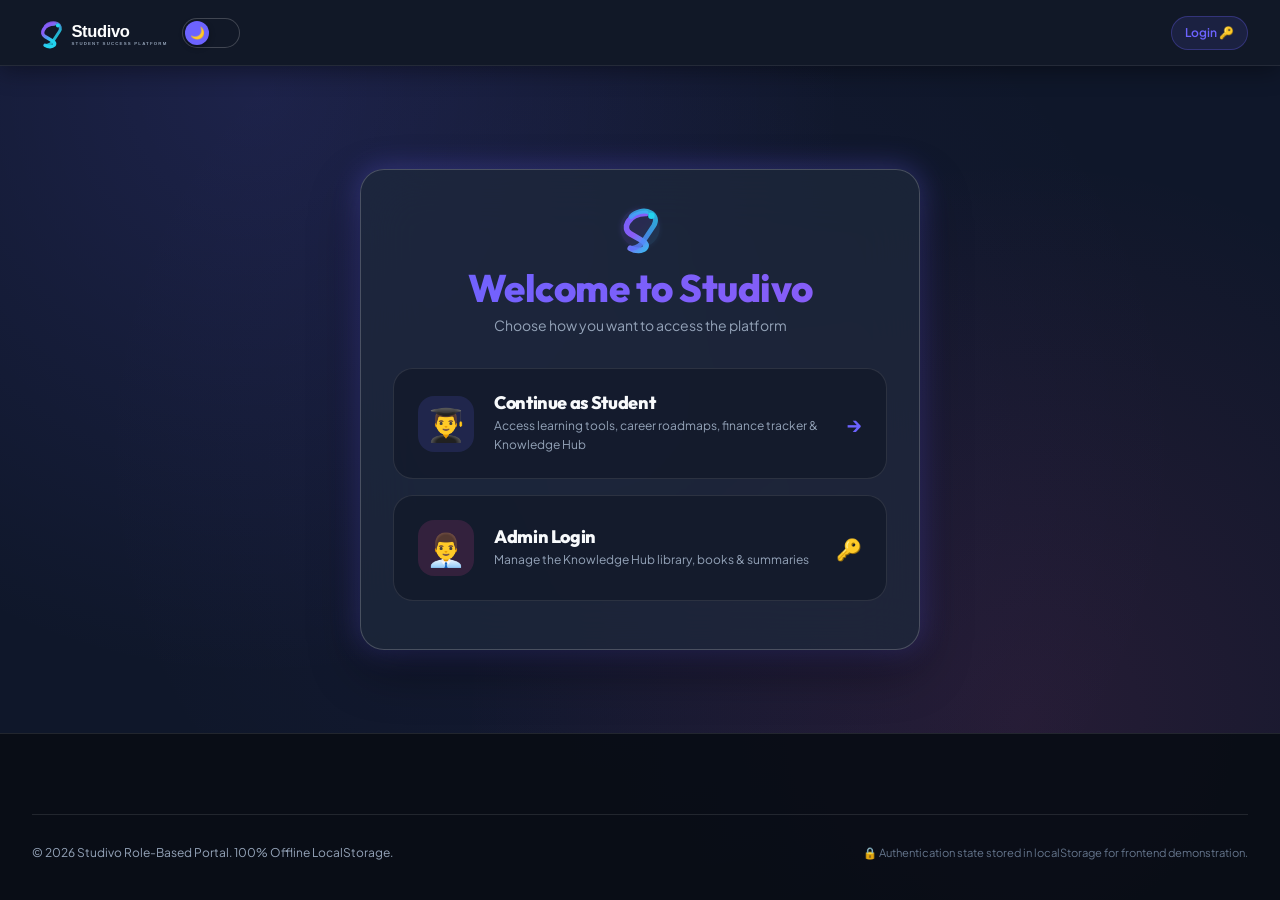
<file: index.html>
<!DOCTYPE html>
<html lang="en" data-theme="dark">
<head>
  <meta charset="UTF-8">
  <meta name="viewport" content="width=device-width, initial-scale=1.0">
  <title>Studivo — Student Productivity Dashboard & Success Platform</title>
  <meta name="description" content="Studivo is a gamified student productivity platform combining career development, mental wellness, personal finance, and achievements.">
  
  <!-- Theme Engine & Auth Scripts in Head for Zero-Flash Theme Paint -->
  <script src="js/theme-engine.js"></script>
  <script src="js/auth.js"></script>

  <!-- CSS Design System & Layout Styles -->
  <link rel="stylesheet" href="css/design-system.css">
  <link rel="stylesheet" href="css/components.css">
  <link rel="stylesheet" href="css/views.css">
  <link rel="stylesheet" href="css/landing.css">
  <style>
    .dash-hero-banner {
      background: linear-gradient(135deg, rgba(108, 99, 255, 0.18), rgba(236, 72, 153, 0.12));
      border: 1px solid var(--glass-border-glow);
      border-radius: var(--radius-xl);
      padding: var(--space-8);
      position: relative;
      overflow: hidden;
      margin-bottom: var(--space-8);
      box-shadow: var(--shadow-lg), var(--shadow-glow-primary);
    }

    .dash-hero-banner::after {
      content: '';
      position: absolute;
      top: -50%;
      right: -10%;
      width: 300px;
      height: 300px;
      background: radial-gradient(circle, rgba(236, 72, 153, 0.2) 0%, transparent 70%);
      pointer-events: none;
    }

    .quick-action-pill {
      display: inline-flex;
      align-items: center;
      gap: var(--space-2);
      padding: 0.75rem 1.25rem;
      background: var(--glass-surface-1);
      border: 1px solid var(--glass-border);
      border-radius: var(--radius-lg);
      font-weight: var(--weight-bold);
      font-size: var(--text-sm);
      color: var(--text-main);
      text-decoration: none;
      transition: all var(--transition-linear);
    }

    .quick-action-pill:hover {
      background: var(--glass-surface-hover);
      border-color: var(--brand-primary);
      transform: translateY(-2px);
      box-shadow: var(--shadow-glow-primary);
    }
  </style>
</head>
<body>

  <!-- ==================== STICKY NAVBAR ==================== -->
  <nav class="landing-navbar">
    <a href="index.html" class="nav-brand">
      <img src="assets/logo/logo-horizontal.svg" alt="Studivo Logo" height="38">
    </a>

    <button id="hamburger-btn" class="hamburger-btn" aria-label="Open Menu">
      ☰
    </button>
  </nav>

  <!-- Side Menu Overlay -->
  <div id="side-menu-overlay" class="side-menu-overlay"></div>

  <!-- Side Menu -->
  <aside id="side-menu" class="side-menu">
    <div class="side-menu-header">
      <h3 style="margin: 0; font-size: 1.2rem;">Menu</h3>
      <button id="side-menu-close" class="side-menu-close" aria-label="Close Menu">✖</button>
    </div>
    
    <ul class="side-nav-links">
      <li><a href="index.html" class="active">🏠 Dashboard</a></li>
      <li><a href="career.html">💼 Career Hub</a></li>
      <li><a href="wellness.html">🧠 Wellness Hub</a></li>
      <li><a href="finance.html">💰 Finance Hub</a></li>
      <li><a href="knowledge.html">📚 Knowledge Hub</a></li>
      <li><a href="gamification.html">🎮 Gamification</a></li>
      <li><a href="index.html#settings">⚙️ Settings</a></li>
    </ul>

    <div class="side-menu-footer">
      <div style="display: flex; align-items: center; justify-content: space-between; margin-bottom: var(--space-3);">
        <span style="font-size: var(--text-sm); font-weight: 600;">Theme</span>
        <!-- Sun/Moon Theme Toggle Control -->
        <button class="theme-toggle-btn" onclick="toggleTheme()" aria-label="Toggle Light and Dark Theme" title="Switch Light / Dark Theme">
          <div class="theme-toggle-thumb">
            <span class="theme-icon-sun">☀️</span>
            <span class="theme-icon-moon">🌙</span>
          </div>
        </button>
      </div>

      <div style="display: flex; align-items: center; justify-content: space-between; gap: var(--space-2);">
        <div class="hud-item" title="Daily Streak">
          <span class="hud-icon-streak">🔥</span>
          <span id="dash-nav-streak">5d</span>
        </div>
        <div class="hud-item" title="Coins Balance">
          <span class="hud-icon-coin">🪙</span>
          <span id="dash-nav-coins">280</span>
        </div>
        <div class="level-badge" id="dash-nav-level" style="font-size: 0.65rem;">Lvl 3</div>
      </div>
    </div>
  </aside>

  <!-- ==================== DASHBOARD MAIN CONTENT ==================== -->
  <main style="max-width: 1280px; margin: 0 auto; padding: 40px var(--space-8) 80px;">

    <!-- 1. WELCOME HERO SECTION -->
    <section class="dash-hero-banner reveal-on-scroll">
      <div style="display: flex; justify-content: space-between; align-items: center; flex-wrap: wrap; gap: var(--space-6);">
        <div>
          <span class="badge badge-accent" style="margin-bottom: var(--space-2);">Daily Focus Active</span>
          <h1 style="font-size: clamp(2rem, 3.5vw, 3rem); margin-bottom: var(--space-2);">
            Welcome back, <span class="gradient-text">Alex Rivers</span>! 🌟
          </h1>
          <p style="font-size: var(--text-lg); color: var(--text-muted); max-width: 600px;">
            Here is your unified student success dashboard. Track your career applications, mental wellness, personal budget, and daily quest achievements.
          </p>
        </div>

        <div class="glass-card" style="text-align: center; min-width: 220px; border-color: var(--brand-primary);">
          <span style="font-size: var(--text-xs); color: var(--text-muted);">Daily Study Streak</span>
          <h1 style="font-size: 2.5rem; color: #F59E0B; margin: 2px 0;">5 Days 🔥</h1>
          <span class="badge badge-success">+150 XP Bonus Earned</span>
        </div>
      </div>

      <!-- Quick Action Navigation Bar -->
      <div style="display: flex; gap: var(--space-3); margin-top: var(--space-6); flex-wrap: wrap;">
        <a href="career.html" class="quick-action-pill">
          <span>🚀</span> Career Hub →
        </a>
        <a href="wellness.html" class="quick-action-pill">
          <span>🧘</span> Wellness Sanctuary →
        </a>
        <a href="finance.html" class="quick-action-pill">
          <span>💰</span> Finance Hub →
        </a>
        <a href="gamification.html" class="quick-action-pill">
          <span>🏆</span> Gamification Rewards →
        </a>
      </div>
    </section>

    <!-- 2. STUDENT OVERVIEW METRICS GRID -->
    <section style="margin-bottom: var(--space-8);">
      <h3 style="margin-bottom: var(--space-4);">Student Overview & Key Status</h3>
      
      <div class="grid-4">
        <!-- Metric 1: Career Status -->
        <div class="glass-panel glass-card stat-card reveal-on-scroll">
          <div class="stat-icon-wrapper">🚀</div>
          <div class="stat-info">
            <h3>2 Active</h3>
            <p>Job Applications (1 Interview)</p>
          </div>
        </div>

        <!-- Metric 2: Wellness Focus -->
        <div class="glass-panel glass-card stat-card reveal-on-scroll">
          <div class="stat-icon-wrapper accent">🧘</div>
          <div class="stat-info">
            <h3>12 Sessions</h3>
            <p>Pomodoro Focus Completed</p>
          </div>
        </div>

        <!-- Metric 3: Finance Balance -->
        <div class="glass-panel glass-card stat-card reveal-on-scroll">
          <div class="stat-icon-wrapper emerald">💰</div>
          <div class="stat-info">
            <h3>$1,059.50</h3>
            <p>Net Pocket Cash Balance</p>
          </div>
        </div>

        <!-- Metric 4: Daily Quests -->
        <div class="glass-panel glass-card stat-card reveal-on-scroll">
          <div class="stat-icon-wrapper amber">🏆</div>
          <div class="stat-info">
            <h3>2 / 4 Done</h3>
            <p>Daily Quests Completed</p>
          </div>
        </div>
      </div>
    </section>

    <!-- 3. FEATURE HUB CARDS GRID -->
    <section class="grid-2" style="margin-bottom: var(--space-8);">
      
      <!-- Career Progress Card -->
      <div class="glass-panel reveal-on-scroll" style="padding: var(--space-6); display: flex; flex-direction: column; justify-content: space-between;">
        <div>
          <div style="display: flex; justify-content: space-between; align-items: center; margin-bottom: var(--space-4);">
            <div style="display: flex; align-items: center; gap: var(--space-3);">
              <div style="width: 44px; height: 44px; border-radius: var(--radius-md); background: rgba(108, 99, 255, 0.15); color: var(--brand-primary); display: flex; align-items: center; justify-content: center; font-size: 1.4rem;">
                🚀
              </div>
              <div>
                <h3>Career Development Status</h3>
                <span class="badge badge-primary">Internships & Skills</span>
              </div>
            </div>
            <a href="career.html" class="btn btn-ghost btn-sm">Explore →</a>
          </div>

          <p style="font-size: var(--text-xs); color: var(--text-muted); margin-bottom: var(--space-4);">
            Active internship applications in pipeline and skill mastery.
          </p>

          <div style="display: flex; flex-direction: column; gap: var(--space-2); margin-bottom: var(--space-4);">
            <div class="glass-card" style="display: flex; justify-content: space-between; align-items: center; padding: var(--space-3);">
              <div>
                <span class="job-company">Stripe</span>
                <h4 style="font-size: var(--text-sm);">Software Engineer Intern</h4>
              </div>
              <span class="badge badge-warning">Interview Scheduled</span>
            </div>

            <div class="glass-card" style="display: flex; justify-content: space-between; align-items: center; padding: var(--space-3);">
              <div>
                <span class="job-company">Google</span>
                <h4 style="font-size: var(--text-sm);">STEP Intern 2027</h4>
              </div>
              <span class="badge badge-primary">Applied</span>
            </div>
          </div>
        </div>

        <a href="career.html" class="btn btn-secondary btn-sm" style="width: 100%;">Open Career Kanban & Roadmaps →</a>
      </div>

      <!-- Wellness Status Card -->
      <div class="glass-panel reveal-on-scroll" style="padding: var(--space-6); display: flex; flex-direction: column; justify-content: space-between;">
        <div>
          <div style="display: flex; justify-content: space-between; align-items: center; margin-bottom: var(--space-4);">
            <div style="display: flex; align-items: center; gap: var(--space-3);">
              <div style="width: 44px; height: 44px; border-radius: var(--radius-md); background: rgba(236, 72, 153, 0.15); color: var(--brand-accent); display: flex; align-items: center; justify-content: center; font-size: 1.4rem;">
                🧘
              </div>
              <div>
                <h3>Mental Wellness Status</h3>
                <span class="badge badge-accent">Focus & Hydration</span>
              </div>
            </div>
            <a href="wellness.html" class="btn btn-ghost btn-sm">Explore →</a>
          </div>

          <p style="font-size: var(--text-xs); color: var(--text-muted); margin-bottom: var(--space-4);">
            Today's mood, focus sessions, and hydration level.
          </p>

          <div class="grid-2" style="margin-bottom: var(--space-4);">
            <div class="glass-card" style="text-align: center;">
              <span style="font-size: 2rem;">😌</span>
              <h4 style="font-size: var(--text-sm); margin-top: 4px;">Today's Mood</h4>
              <span style="font-size: 0.7rem; color: var(--status-success);">Relaxed & Focused</span>
            </div>

            <div class="glass-card" style="text-align: center;">
              <span style="font-size: 2rem;">💧</span>
              <h4 style="font-size: var(--text-sm); margin-top: 4px;">Water Intake</h4>
              <span style="font-size: 0.7rem; color: var(--brand-cyan);">1,250 / 2,000 ml</span>
            </div>
          </div>
        </div>

        <a href="wellness.html" class="btn btn-secondary btn-sm" style="width: 100%;">Open Wellness Sanctuary →</a>
      </div>

    </section>

    <!-- 4. FINANCE & XP GAMIFICATION GRID -->
    <section class="grid-2" style="margin-bottom: var(--space-8);">
      
      <!-- Finance Summary Card -->
      <div class="glass-panel reveal-on-scroll" style="padding: var(--space-6); display: flex; flex-direction: column; justify-content: space-between;">
        <div>
          <div style="display: flex; justify-content: space-between; align-items: center; margin-bottom: var(--space-4);">
            <div style="display: flex; align-items: center; gap: var(--space-3);">
              <div style="width: 44px; height: 44px; border-radius: var(--radius-md); background: rgba(16, 185, 129, 0.15); color: var(--status-success); display: flex; align-items: center; justify-content: center; font-size: 1.4rem;">
                💰
              </div>
              <div>
                <h3>Personal Finance Summary</h3>
                <span class="badge badge-success">Pocket Money & Budget</span>
              </div>
            </div>
            <a href="finance.html" class="btn btn-ghost btn-sm">Explore →</a>
          </div>

          <div style="display: flex; justify-content: space-between; font-size: var(--text-xs); margin-bottom: 4px;">
            <span class="text-muted">Monthly Student Budget Usage</span>
            <span style="font-weight: bold; color: var(--status-success);">$190.50 / $800.00 (24%)</span>
          </div>
          <div style="background: rgba(255,255,255,0.06); height: 8px; border-radius: 4px; overflow: hidden; margin-bottom: var(--space-4);">
            <div style="width: 24%; height: 100%; background: var(--gradient-emerald); border-radius: 4px;"></div>
          </div>

          <div class="glass-card" style="display: flex; justify-content: space-between; align-items: center; padding: var(--space-3);">
            <div>
              <span style="font-size: 0.7rem; color: var(--text-muted);">Top Goal Progress</span>
              <h4 style="font-size: var(--text-sm);">MacBook Pro Fund 💻</h4>
            </div>
            <span style="font-size: var(--text-sm); font-weight: bold; color: var(--brand-primary);">$1,350 / $1,800 (75%)</span>
          </div>
        </div>

        <a href="finance.html" class="btn btn-secondary btn-sm" style="width: 100%; margin-top: var(--space-4);">Manage Finances & Canvas Charts →</a>
      </div>

      <!-- XP Level & Gamification Card -->
      <div class="glass-panel reveal-on-scroll" style="padding: var(--space-6); display: flex; flex-direction: column; justify-content: space-between;">
        <div>
          <div style="display: flex; justify-content: space-between; align-items: center; margin-bottom: var(--space-4);">
            <div style="display: flex; align-items: center; gap: var(--space-3);">
              <div style="width: 44px; height: 44px; border-radius: var(--radius-md); background: rgba(139, 92, 246, 0.15); color: var(--brand-secondary); display: flex; align-items: center; justify-content: center; font-size: 1.4rem;">
                🏆
              </div>
              <div>
                <h3>XP Level & Quests</h3>
                <span class="badge badge-warning">Gamification Hub</span>
              </div>
            </div>
            <a href="gamification.html" class="btn btn-ghost btn-sm">Explore →</a>
          </div>

          <div style="display: flex; justify-content: space-between; align-items: center; margin-bottom: var(--space-3);">
            <span class="badge badge-primary" style="font-size: var(--text-xs);">Lvl 3 Student Explorer</span>
            <span style="font-size: var(--text-xs); font-weight: bold; color: var(--brand-secondary);">450 / 800 XP</span>
          </div>

          <div style="background: rgba(255,255,255,0.06); height: 10px; border-radius: 5px; overflow: hidden; margin-bottom: var(--space-4);">
            <div style="width: 56%; height: 100%; background: var(--gradient-primary); border-radius: 5px;"></div>
          </div>

          <div style="display: flex; gap: var(--space-2); overflow-x: auto; padding-bottom: 4px;">
            <span class="badge badge-success">🚀 First Step</span>
            <span class="badge badge-success">😌 Mindful Check-in</span>
            <span class="badge badge-success">💧 Hydration Hero</span>
            <span class="badge badge-success">💰 Budget Optimizer</span>
          </div>
        </div>

        <a href="gamification.html" class="btn btn-secondary btn-sm" style="width: 100%; margin-top: var(--space-4);">Open Gamification Center & Badges →</a>
      </div>

    </section>

    <!-- 5. DAILY CHALLENGES & RECENT ACHIEVEMENTS GRID -->
    <section class="grid-2">
      
      <!-- Daily Challenges -->
      <div class="glass-panel reveal-on-scroll" style="padding: var(--space-6);">
        <h3 style="margin-bottom: var(--space-4);">Today's Active Quests</h3>
        
        <div style="display: flex; flex-direction: column; gap: var(--space-3);">
          <div class="quest-card completed">
            <div style="display: flex; align-items: center; gap: var(--space-3);">
              <span class="badge badge-accent">Wellness</span>
              <div>
                <h4 style="font-size: var(--text-sm);">Log Today's Mood & Reflection</h4>
                <span style="font-size: 0.7rem; color: var(--text-muted);">+50 XP</span>
              </div>
            </div>
            <span class="badge badge-success">Completed ✓</span>
          </div>

          <div class="quest-card">
            <div style="display: flex; align-items: center; gap: var(--space-3);">
              <span class="badge badge-primary">Career</span>
              <div>
                <h4 style="font-size: var(--text-sm);">Practice 1 Career Skill or Flashcard</h4>
                <span style="font-size: 0.7rem; color: var(--text-muted);">+60 XP</span>
              </div>
            </div>
            <a href="career.html" class="btn btn-sm btn-accent">Start Quest</a>
          </div>

          <div class="quest-card completed">
            <div style="display: flex; align-items: center; gap: var(--space-3);">
              <span class="badge badge-success">Finance</span>
              <div>
                <h4 style="font-size: var(--text-sm);">Log 1 Student Expense or Deposit</h4>
                <span style="font-size: 0.7rem; color: var(--text-muted);">+40 XP</span>
              </div>
            </div>
            <span class="badge badge-success">Completed ✓</span>
          </div>
        </div>
      </div>

      <!-- Recent Achievements Timeline -->
      <div class="glass-panel reveal-on-scroll" style="padding: var(--space-6);">
        <h3 style="margin-bottom: var(--space-4);">Recent Badges Unlocked</h3>

        <div style="display: flex; flex-direction: column; gap: var(--space-3);">
          <div style="display: flex; align-items: center; justify-content: space-between; padding: var(--space-2) 0; border-bottom: 1px solid var(--glass-border);">
            <div style="display: flex; align-items: center; gap: var(--space-3);">
              <span style="font-size: 1.5rem;">🔥</span>
              <div>
                <h4 style="font-size: var(--text-sm);">Streak Starter</h4>
                <span style="font-size: 0.7rem; color: var(--text-muted);">Maintained 3-day check-in streak</span>
              </div>
            </div>
            <span class="badge badge-success">+75 XP</span>
          </div>

          <div style="display: flex; align-items: center; justify-content: space-between; padding: var(--space-2) 0; border-bottom: 1px solid var(--glass-border);">
            <div style="display: flex; align-items: center; gap: var(--space-3);">
              <span style="font-size: 1.5rem;">💰</span>
              <div>
                <h4 style="font-size: var(--text-sm);">Budget Optimizer</h4>
                <span style="font-size: 0.7rem; color: var(--text-muted);">Configured monthly budget</span>
              </div>
            </div>
            <span class="badge badge-success">+50 XP</span>
          </div>

          <div style="display: flex; align-items: center; justify-content: space-between; padding: var(--space-2) 0;">
            <div style="display: flex; align-items: center; gap: var(--space-3);">
              <span style="font-size: 1.5rem;">💧</span>
              <div>
                <h4 style="font-size: var(--text-sm);">Hydration Hero</h4>
                <span style="font-size: 0.7rem; color: var(--text-muted);">Logged 8 water glasses</span>
              </div>
            </div>
            <span class="badge badge-success">+50 XP</span>
          </div>
        </div>
      </div>

    </section>

    <!-- 6. STUDENT SETTINGS SECTION -->
    <section id="settings" class="glass-panel reveal-on-scroll" style="padding: var(--space-6); margin-top: var(--space-8);">
      <h3 style="margin-bottom: var(--space-4);">⚙️ Student Settings</h3>
      
      <div class="grid-2">
        <!-- Appearance -->
        <div class="glass-card" style="padding: var(--space-4);">
          <h4 style="margin-bottom: var(--space-3);">Appearance</h4>
          <div style="display: flex; gap: var(--space-3);">
            <button class="btn btn-primary btn-sm" onclick="applyTheme('light')">☀️ Light Mode</button>
            <button class="btn btn-secondary btn-sm" onclick="applyTheme('dark')">🌙 Dark Mode</button>
          </div>
        </div>

        <!-- Currency & Region -->
        <div class="glass-card" style="padding: var(--space-4);">
          <h4 style="margin-bottom: var(--space-3);">Currency & Region</h4>
          <label for="currency-selector" style="font-size: var(--text-sm); color: var(--text-muted); display: block; margin-bottom: var(--space-2);">Preferred Currency:</label>
          <select id="currency-selector" class="glass-input" style="width: 100%; padding: 8px; border-radius: var(--radius-md); background: var(--glass-surface-1); color: var(--text-main); border: 1px solid var(--glass-border);">
            <option value="INR ₹">INR ₹</option>
            <option value="USD $">USD $</option>
            <option value="EUR €">EUR €</option>
            <option value="GBP £">GBP £</option>
            <option value="JPY ¥">JPY ¥</option>
            <option value="AED د.إ">AED د.إ</option>
            <option value="CAD C$">CAD C$</option>
            <option value="AUD A$">AUD A$</option>
            <option value="SGD S$">SGD S$</option>
          </select>
        </div>
      </div>

      <!-- Help & Support -->
      <div class="glass-card" style="padding: var(--space-4); margin-top: var(--space-4);">
        <h4 style="margin-bottom: var(--space-3);">Help & Support</h4>
        <ul style="list-style: none; padding: 0; display: flex; gap: var(--space-4); flex-wrap: wrap;">
          <li><a href="#contact" style="color: var(--brand-primary); text-decoration: none;">Contact</a></li>
          <li><a href="#faq" style="color: var(--brand-primary); text-decoration: none;">FAQ</a></li>
          <li><a href="#about" style="color: var(--brand-primary); text-decoration: none;">About Studivo</a></li>
          <li><a href="#terms" style="color: var(--brand-primary); text-decoration: none;">Terms & Conditions</a></li>
        </ul>
      </div>

      <script>
        document.addEventListener('DOMContentLoaded', () => {
          const currencySelector = document.getElementById('currency-selector');
          const savedCurrency = localStorage.getItem('studivo_currency') || 'USD $';
          currencySelector.value = savedCurrency;

          currencySelector.addEventListener('change', (e) => {
            localStorage.setItem('studivo_currency', e.target.value);
            // Re-render currency instances if needed
          });
        });
      </script>
    </section>

  </main>

  <!-- ==================== FOOTER ==================== -->
  <footer class="landing-footer">
    <div class="footer-bottom" style="max-width: 1280px; margin: 0 auto;">
      <div>© 2026 Studivo Student Platform. Built with Vanilla Web Technologies.</div>
      <div style="display: flex; gap: var(--space-4);">
        <a href="career.html">Career Hub</a>
        <a href="wellness.html">Wellness Hub</a>
        <a href="finance.html">Finance Hub</a>
        <a href="gamification.html">Gamification Hub</a>
      </div>
    </div>
  </footer>

  <!-- Scroll Reveal Script -->
  <script>
    document.addEventListener('DOMContentLoaded', () => {
      const elements = document.querySelectorAll('.reveal-on-scroll');
      const observer = new IntersectionObserver((entries) => {
        entries.forEach(entry => {
          if (entry.isIntersecting) entry.target.classList.add('is-visible');
        });
      }, { threshold: 0.1 });
      elements.forEach(el => observer.observe(el));
    });
  </script>
</body>
</html>
</file>
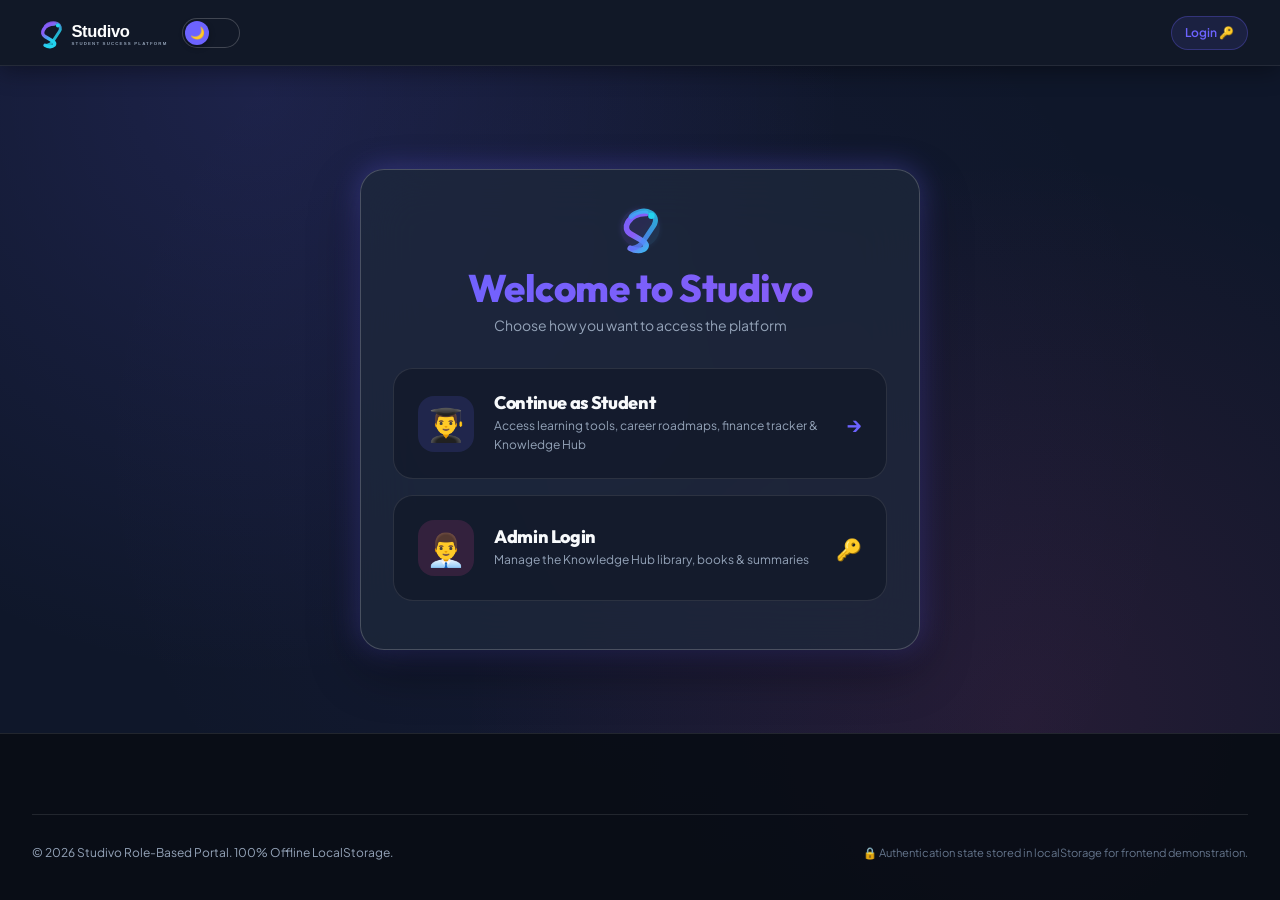
<file: admin-portal.html>
<!DOCTYPE html>
<html lang="en" data-theme="dark">
<head>
  <meta charset="UTF-8">
  <meta name="viewport" content="width=device-width, initial-scale=1.0">
  <title>Studivo — Admin Portal</title>
  <meta name="description" content="Studivo Admin Dashboard">
  
  <script src="js/theme-engine.js"></script>
  <script src="js/auth.js"></script>
  <script src="js/admin-portal.js"></script>

  <link rel="stylesheet" href="css/design-system.css">
  <link rel="stylesheet" href="css/components.css">
  <link rel="stylesheet" href="css/views.css">
  <link rel="stylesheet" href="css/landing.css">
  <style>
    body {
      display: flex;
      flex-direction: column;
      min-height: 100vh;
    }
  </style>
</head>
<body>
  <nav class="landing-navbar">
    <a href="admin-portal.html" class="nav-brand">
      <img src="assets/logo/logo-horizontal.svg" alt="Studivo Logo" height="38">
      <span style="margin-left: 12px; font-weight: bold; color: var(--brand-accent); border: 1px solid var(--brand-accent); padding: 4px 8px; border-radius: var(--radius-sm); font-size: var(--text-xs);">ADMIN</span>
    </a>

    <div style="display: flex; align-items: center; gap: var(--space-4);">
      <button id="hamburger-btn" class="hamburger-btn" aria-label="Open Menu">
        ☰
      </button>
    </div>
  </nav>

  <div id="side-menu-overlay" class="side-menu-overlay"></div>

  <aside id="side-menu" class="side-menu">
    <div class="side-menu-header">
      <h3 style="margin: 0; font-size: 1.2rem;">Admin Menu</h3>
      <button id="side-menu-close" class="side-menu-close" aria-label="Close Menu">✖</button>
    </div>
    
    <ul class="side-nav-links">
      <li><a href="#" class="nav-link active" data-target="dashboard">📊 Dashboard</a></li>
      <li><a href="#" class="nav-link" data-target="requests">📩 View Requests</a></li>
      <li><a href="#" class="nav-link" data-target="add-books">➕ Add Books</a></li>
      <li><a href="#" class="nav-link" data-target="approve-books">✅ Approve Books</a></li>
    </ul>

    <div class="side-menu-footer">
      <div style="display: flex; align-items: center; justify-content: space-between; margin-bottom: var(--space-3);">
        <span style="font-size: var(--text-sm); font-weight: 600;">Theme</span>
        <button class="theme-toggle-btn" onclick="toggleTheme()" aria-label="Toggle Light and Dark Theme" title="Switch Light / Dark Theme">
          <div class="theme-toggle-thumb">
            <span class="theme-icon-sun">☀️</span>
            <span class="theme-icon-moon">🌙</span>
          </div>
        </button>
      </div>
    </div>
  </aside>

  <main style="max-width: 1280px; margin: 0 auto; padding: 40px var(--space-8) 80px; flex: 1; width: 100%;">
    
    <!-- 1. DASHBOARD SECTION -->
    <section id="section-dashboard" class="admin-section">
      <div class="glass-panel" style="padding: var(--space-6); margin-bottom: var(--space-8); border-top: 4px solid var(--brand-accent);">
        <h1 style="margin-bottom: var(--space-2); font-size: 2.5rem;">Welcome to Studivo Admin 👋</h1>
        <p style="color: var(--text-muted); font-size: var(--text-lg); max-width: 800px;">As an administrator, you manage the central Knowledge Hub. Your role is to review and moderate student contributions to ensure a high-quality, curated library for all learners.</p>
      </div>

      <div class="grid-2">
        <!-- Support Section -->
        <div class="glass-panel" style="padding: var(--space-6);">
          <h3 style="margin-bottom: var(--space-4); color: var(--brand-primary); display: flex; align-items: center; gap: 8px;">🛠️ Support</h3>
          <ul style="color: var(--text-main); font-size: var(--text-sm); line-height: 1.6; padding-left: 20px;">
            <li style="margin-bottom: 8px;"><strong>Guidelines:</strong> Always verify factual accuracy and formatting before approving summaries.</li>
            <li style="margin-bottom: 8px;"><strong>Help / Contact Information:</strong> For technical escalation, reach out to <a href="mailto:support@studivo.admin" style="color: var(--brand-primary);">support@studivo.admin</a>.</li>
            <li><strong>Basic Support Instructions:</strong> Use the navigation menu to view student requests, add new curated books, or approve pending student books. If an issue arises, check the browser console or clear localStorage.</li>
          </ul>
        </div>

        <!-- Terms & Conditions Section -->
        <div class="glass-panel" style="padding: var(--space-6);">
          <h3 style="margin-bottom: var(--space-4); color: var(--brand-accent); display: flex; align-items: center; gap: 8px;">📜 Terms & Conditions</h3>
          <ul style="color: var(--text-main); font-size: var(--text-sm); line-height: 1.6; padding-left: 20px;">
            <li style="margin-bottom: 8px;">Content should be appropriate for students.</li>
            <li style="margin-bottom: 8px;">Admin reviews submitted books before publishing.</li>
            <li style="margin-bottom: 8px;">Student requests can be approved or deleted.</li>
            <li>Only approved books appear in the public Knowledge Library.</li>
          </ul>
        </div>
      </div>
    </section>

    <!-- 2. VIEW REQUESTS SECTION -->
    <section id="section-requests" class="admin-section" style="display: none;">
      <h1 style="font-size: 2rem; margin-bottom: var(--space-6);">Student Book Requests</h1>
      <div id="requests-grid" style="display: grid; grid-template-columns: 1fr; gap: var(--space-4);">
        <!-- Rendered via JS -->
      </div>
    </section>

    <!-- 3. ADD BOOKS SECTION -->
    <section id="section-add-books" class="admin-section" style="display: none;">
      <h1 style="font-size: 2rem; margin-bottom: var(--space-6);">Add Curated Book</h1>
      
      <div id="add-book-success" class="glass-panel" style="display: none; padding: var(--space-4); margin-bottom: var(--space-4); border-color: var(--status-success); background: rgba(16, 185, 129, 0.1);">
        <h3 style="color: var(--status-success); display: flex; align-items: center; gap: 8px;">✅ Book Published Successfully!</h3>
        <p style="font-size: var(--text-sm); margin-top: 4px;">The book is now available in the Student Knowledge Library.</p>
      </div>

      <div class="glass-panel" style="padding: var(--space-6); max-width: 800px;">
        <form id="add-book-form">
          <div class="grid-2" style="gap: var(--space-4);">
            <div class="form-group" style="margin-bottom: var(--space-4);">
              <label class="form-label">Book Title *</label>
              <input type="text" class="input-control" id="prefill-title" placeholder="Enter title..." required>
            </div>
            <div class="form-group" style="margin-bottom: var(--space-4);">
              <label class="form-label">Author Name *</label>
              <input type="text" class="input-control" id="prefill-author" placeholder="Enter author..." required>
            </div>
          </div>

          <div class="form-group" style="margin-bottom: var(--space-4);">
            <label class="form-label">Category *</label>
            <select class="input-control" id="add-category" required>
              <option value="Productivity">Productivity</option>
              <option value="Personal Finance">Personal Finance</option>
              <option value="Career">Career</option>
              <option value="Entrepreneurship">Entrepreneurship</option>
              <option value="Mental Wellness">Mental Wellness</option>
            </select>
          </div>

          <div class="form-group" style="margin-bottom: var(--space-4);">
            <label class="form-label">Book Description *</label>
            <input type="text" class="input-control" id="add-description" placeholder="A short one-sentence description" required>
          </div>

          <div class="form-group" style="margin-bottom: var(--space-4);">
            <label class="form-label">Full Summary *</label>
            <textarea class="input-control" id="add-summary" rows="4" placeholder="Write a comprehensive 5-minute summary..." required></textarea>
          </div>

          <div class="form-group" style="margin-bottom: var(--space-4);">
            <label class="form-label">Key Ideas * (Separate by new lines)</label>
            <textarea class="input-control" id="add-key-ideas" rows="4" placeholder="- Idea 1&#10;- Idea 2&#10;- Idea 3" required></textarea>
          </div>

          <div class="form-group" style="margin-bottom: var(--space-4);">
            <label class="form-label">Optional Admin Review / Notes</label>
            <textarea class="input-control" id="add-review" rows="3" placeholder="Any additional thoughts..."></textarea>
          </div>

          <button type="submit" class="btn btn-primary">Publish Book to Library</button>
        </form>
      </div>
    </section>

    <!-- 4. APPROVE BOOKS SECTION -->
    <section id="section-approve-books" class="admin-section" style="display: none;">
      <h1 style="font-size: 2rem; margin-bottom: var(--space-6);">Approve Student Books</h1>
      <div id="pending-books-grid" style="display: grid; grid-template-columns: 1fr; gap: var(--space-4);">
        <!-- Rendered via JS -->
      </div>
    </section>

  </main>

  <footer class="landing-footer" style="margin-top: auto;">
    <div class="footer-bottom" style="max-width: 1280px; margin: 0 auto;">
      <div>© 2026 Studivo Admin Portal. Built with Vanilla Web Technologies.</div>
    </div>
  </footer>

  <script>
    document.addEventListener('DOMContentLoaded', () => {
      const hamburgerBtn = document.getElementById('hamburger-btn');
      const closeBtn = document.getElementById('side-menu-close');
      const sideMenu = document.getElementById('side-menu');
      const overlay = document.getElementById('side-menu-overlay');

      if (hamburgerBtn && sideMenu && overlay) {
        hamburgerBtn.addEventListener('click', () => {
          sideMenu.classList.add('active');
          overlay.classList.add('active');
        });
        
        closeBtn.addEventListener('click', () => {
          sideMenu.classList.remove('active');
          overlay.classList.remove('active');
        });
        
        overlay.addEventListener('click', () => {
          sideMenu.classList.remove('active');
          overlay.classList.remove('active');
        });
      }
    });
  </script>
</body>
</html>
</file>
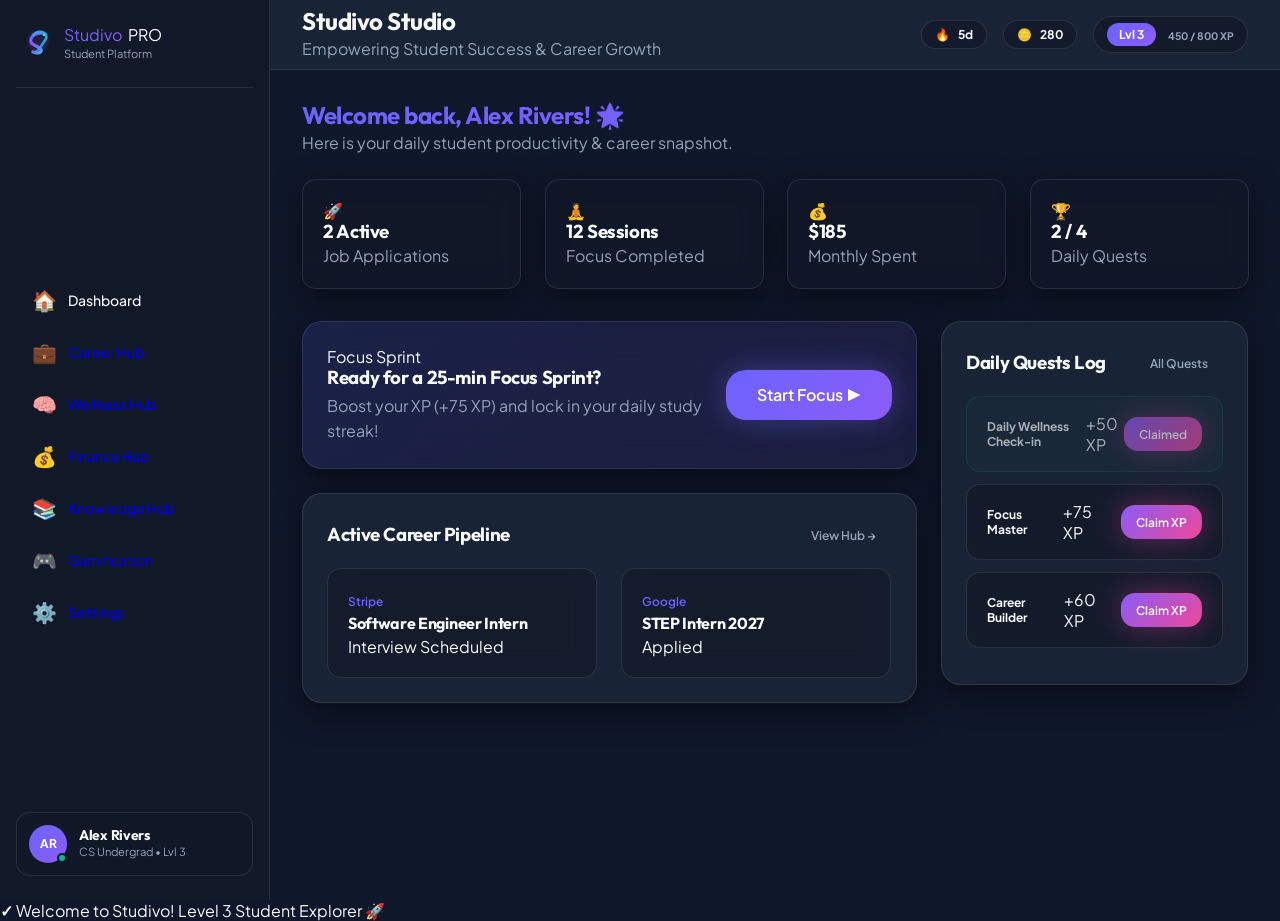
<file: app.html>
<!DOCTYPE html>
<html lang="en">
<head>
  <meta charset="UTF-8">
  <meta name="viewport" content="width=device-width, initial-scale=1.0">
  <title>Studivo Studio — Student Success Platform</title>
  <meta name="description" content="Studivo is a gamified student productivity platform combining career development, mental wellness, personal finance, and achievements.">
  
  <!-- CSS Design System & Components -->
  <link rel="stylesheet" href="css/design-system.css">
  <link rel="stylesheet" href="css/components.css">
  <link rel="stylesheet" href="css/views.css">
</head>
<body>

  <div class="app-container">

    <!-- ==================== SIDEBAR NAVIGATION ==================== -->
    <aside class="app-sidebar" id="app-sidebar">
      <div class="sidebar-header">
        <a href="index.html" class="brand-logo" style="text-decoration: none;">
          <img src="assets/logo/logo-icon.svg" alt="Studivo Icon" width="28">
        </a>
        <div>
          <div style="display: flex; align-items: center; gap: 6px;">
            <a href="index.html" style="text-decoration: none;"><span class="brand-title gradient-text">Studivo</span></a>
            <span class="brand-tag">PRO</span>
          </div>
          <p style="font-size: 0.7rem; color: var(--text-muted);">Student Platform</p>
        </div>
      </div>

      <div class="nav-section">
        <a class="nav-link active" data-view="dashboard">
          <span class="nav-icon">🏠</span>
          <span>Dashboard</span>
        </a>
        <a class="nav-link" href="career.html">
          <span class="nav-icon">💼</span>
          <span>Career Hub</span>
        </a>
        <a class="nav-link" href="wellness.html">
          <span class="nav-icon">🧠</span>
          <span>Wellness Hub</span>
        </a>
        <a class="nav-link" href="finance.html">
          <span class="nav-icon">💰</span>
          <span>Finance Hub</span>
        </a>
        <a class="nav-link" href="knowledge.html">
          <span class="nav-icon">📚</span>
          <span>Knowledge Hub</span>
        </a>
        <a class="nav-link" href="gamification.html">
          <span class="nav-icon">🎮</span>
          <span>Gamification</span>
        </a>
        <a class="nav-link" href="#settings">
          <span class="nav-icon">⚙️</span>
          <span>Settings</span>
        </a>
      </div>

      <div class="sidebar-footer">
        <div class="user-profile-card">
          <div class="avatar-circle">
            AR
            <div class="avatar-online-dot"></div>
          </div>
          <div style="overflow: hidden;">
            <h4 style="font-size: var(--text-sm); text-overflow: ellipsis; white-space: nowrap; overflow: hidden;">Alex Rivers</h4>
            <p style="font-size: 0.7rem; color: var(--text-muted);">CS Undergrad • Lvl 3</p>
          </div>
        </div>
      </div>
    </aside>

    <!-- ==================== MAIN CONTENT WRAPPER ==================== -->
    <main class="app-main">

      <!-- TOP HEADER & GAMIFICATION HUD -->
      <header class="top-header">
        <div style="display: flex; align-items: center; gap: var(--space-4);">
          <button class="mobile-nav-toggle" id="mobile-nav-toggle" aria-label="Toggle navigation">
            <svg class="svg-icon" viewBox="0 0 24 24"><path d="M3 12h18M3 6h18M3 18h18"/></svg>
          </button>
          <div class="header-title-group">
            <h2>Studivo Studio</h2>
            <p class="header-subtitle">Empowering Student Success & Career Growth</p>
          </div>
        </div>

        <!-- Gamification Status HUD Bar -->
        <div class="gamification-hud">
          <div class="hud-item" title="Daily Streak">
            <span class="hud-icon-streak">🔥</span>
            <span id="user-streak-count">5d</span>
          </div>
          <div class="hud-item" title="Coin Balance">
            <span class="hud-icon-coin">🪙</span>
            <span id="user-coins-count">280</span>
          </div>
          <div class="hud-item" style="gap: var(--space-3);" title="Current Level & XP Progress">
            <span class="level-badge" id="user-level-badge">Lvl 3</span>
            <div style="display: flex; flex-direction: column; gap: 2px;">
              <div class="xp-progress-mini">
                <div class="xp-progress-bar" id="user-xp-bar"></div>
              </div>
              <span style="font-size: 0.65rem; color: var(--text-muted);" id="user-xp-text">450 / 800 XP</span>
            </div>
          </div>
        </div>
      </header>

      <!-- VIEW WRAPPER -->
      <div class="content-wrapper">

        <!-- ==================== DASHBOARD VIEW ==================== -->
        <section class="view-section active" id="view-dashboard">
          <div style="margin-bottom: var(--space-6);">
            <h1 id="dash-welcome-title" class="gradient-text">Welcome back, Alex! 🌟</h1>
            <p>Here is your daily student productivity & career snapshot.</p>
          </div>

          <!-- Top Stats Overview Grid -->
          <div class="grid-4" style="margin-bottom: var(--space-8);">
            <div class="glass-panel glass-card stat-card">
              <div class="stat-icon-wrapper">🚀</div>
              <div class="stat-info">
                <h3 id="dash-stat-jobs">2 Active</h3>
                <p>Job Applications</p>
              </div>
            </div>
            <div class="glass-panel glass-card stat-card">
              <div class="stat-icon-wrapper accent">🧘</div>
              <div class="stat-info">
                <h3 id="dash-stat-pomo">12 Sessions</h3>
                <p>Focus Completed</p>
              </div>
            </div>
            <div class="glass-panel glass-card stat-card">
              <div class="stat-icon-wrapper emerald">💰</div>
              <div class="stat-info">
                <h3 id="dash-stat-spent">$190</h3>
                <p>Monthly Spent</p>
              </div>
            </div>
            <div class="glass-panel glass-card stat-card">
              <div class="stat-icon-wrapper amber">🏆</div>
              <div class="stat-info">
                <h3 id="dash-stat-quests">2 / 4</h3>
                <p>Daily Quests</p>
              </div>
            </div>
          </div>

          <!-- Main Dashboard Split Grid -->
          <div class="grid-dashboard">
            <!-- Left Column: Quick Focus & Shortcuts -->
            <div style="display: flex; flex-direction: column; gap: var(--space-6);">
              
              <!-- Quick Action Banner -->
              <div class="glass-panel glass-card-glow" style="padding: var(--space-6); background: linear-gradient(135deg, rgba(99, 102, 241, 0.15), rgba(139, 92, 246, 0.1));">
                <div style="display: flex; justify-content: space-between; align-items: center;">
                  <div>
                    <span class="badge badge-accent" style="margin-bottom: var(--space-2);">Focus Sprint</span>
                    <h3>Ready for a 25-min Focus Sprint?</h3>
                    <p style="margin-top: 4px;">Boost your XP (+75 XP) and lock in your daily study streak!</p>
                  </div>
                  <a href="wellness.html" class="btn btn-primary btn-lg">Start Focus ▶</a>
                </div>
              </div>

              <!-- Career Quick Glance -->
              <div class="glass-panel" style="padding: var(--space-6);">
                <div style="display: flex; justify-content: space-between; align-items: center; margin-bottom: var(--space-4);">
                  <h3>Active Career Pipeline</h3>
                  <a href="career.html" class="btn btn-ghost btn-sm">View Hub →</a>
                </div>
                <div class="grid-2">
                  <div class="glass-card">
                    <span class="job-company">Stripe</span>
                    <h4 class="job-title">Software Engineer Intern</h4>
                    <span class="badge badge-warning">Interview Scheduled</span>
                  </div>
                  <div class="glass-card">
                    <span class="job-company">Google</span>
                    <h4 class="job-title">STEP Intern 2027</h4>
                    <span class="badge badge-primary">Applied</span>
                  </div>
                </div>
              </div>

            </div>

            <!-- Right Column: Active Quests -->
            <div style="display: flex; flex-direction: column; gap: var(--space-6);">
              <div class="glass-panel" style="padding: var(--space-6);">
                <div style="display: flex; justify-content: space-between; align-items: center; margin-bottom: var(--space-4);">
                  <h3>Daily Quests Log</h3>
                  <a href="gamification.html" class="btn btn-ghost btn-sm">All Quests</a>
                </div>
                <div id="dash-mini-quests">
                  <!-- Rendered dynamically -->
                </div>
              </div>
            </div>
          </div>
        </section>

      </div>
    </main>

  </div>

  <!-- TOAST NOTIFICATION CONTAINER -->
  <div class="toast-container" id="toast-container"></div>

  <!-- JavaScript Modules -->
  <script src="js/storage.js"></script>
  <script src="js/app.js"></script>
</body>
</html>
</file>
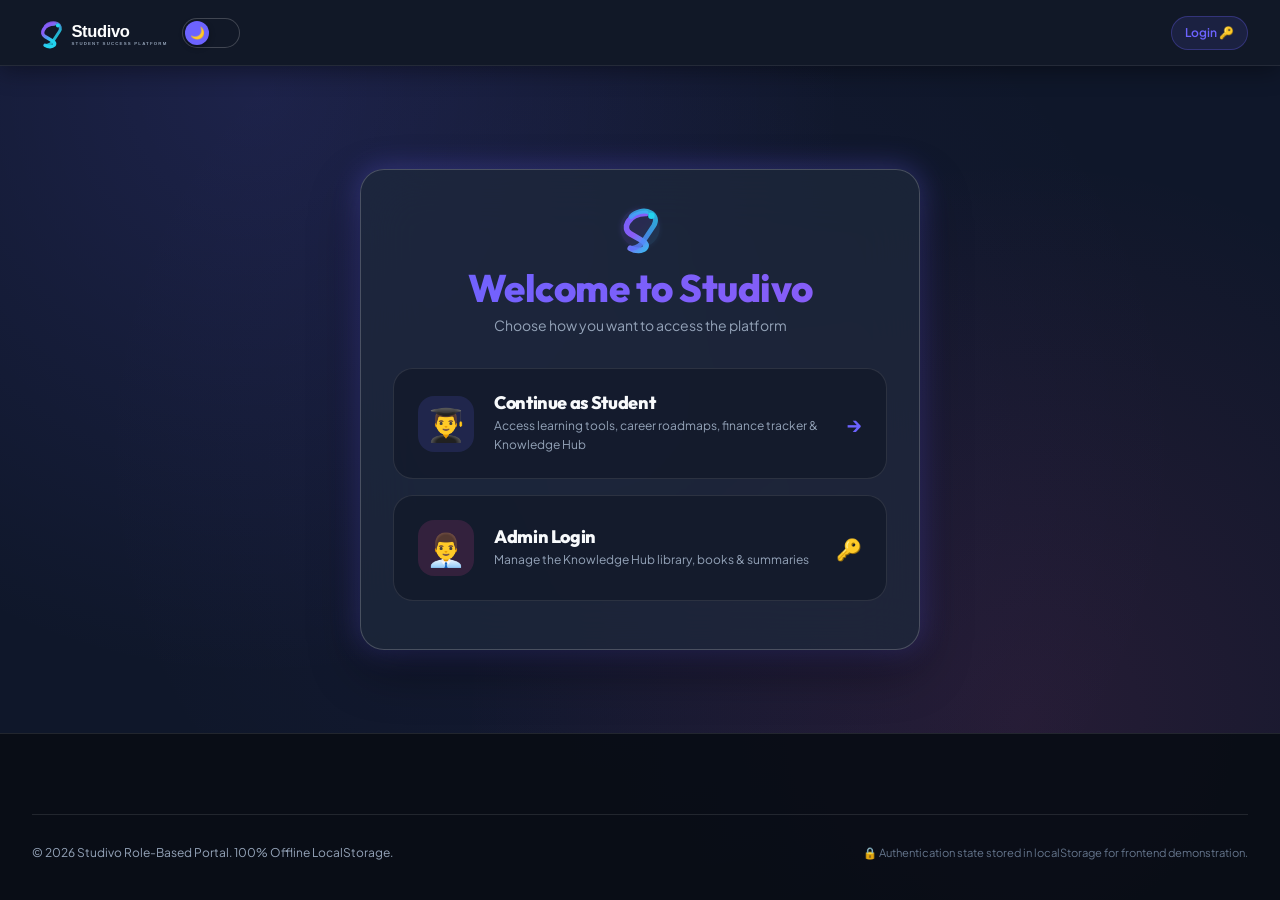
<file: career.html>
<!DOCTYPE html>
<html lang="en" data-theme="dark">
<head>
  <meta charset="UTF-8">
  <meta name="viewport" content="width=device-width, initial-scale=1.0">
  <title>Studivo — Premium Career Explorer & Roadmaps</title>
  <meta name="description" content="Explore detailed career roadmaps, skill checklists, resume guidelines, portfolio projects, and interview questions for top tech roles.">
  
  <!-- Theme Engine & Auth Scripts in Head for Zero-Flash Theme Paint -->
  <script src="js/theme-engine.js"></script>
  <script src="js/auth.js"></script>

  <!-- CSS Design System & Custom Styles -->
  <link rel="stylesheet" href="css/design-system.css">
  <link rel="stylesheet" href="css/components.css">
  <link rel="stylesheet" href="css/landing.css">
  <style>
    .career-explorer-card {
      position: relative;
      padding: var(--space-6);
      border-radius: var(--radius-xl);
      background: var(--glass-surface-1);
      border: 1px solid var(--glass-border);
      transition: all var(--transition-normal);
      cursor: pointer;
      display: flex;
      flex-direction: column;
      justify-content: space-between;
    }

    .career-explorer-card:hover {
      transform: translateY(-6px);
      border-color: var(--glass-border-light);
      box-shadow: var(--shadow-lg);
    }

    .career-explorer-card.active {
      border-width: 2px;
    }

    .career-card-icon {
      width: 52px;
      height: 52px;
      border-radius: var(--radius-lg);
      display: flex;
      align-items: center;
      justify-content: center;
      font-size: 1.8rem;
    }
  </style>
</head>
<body>

  <!-- ==================== STICKY NAVBAR ==================== -->
  <nav class="landing-navbar">
    <a href="index.html" class="nav-brand">
      <img src="assets/logo/logo-horizontal.svg" alt="Studivo Logo" height="38">
    </a>

    <button id="hamburger-btn" class="hamburger-btn" aria-label="Open Menu">
      ☰
    </button>
  </nav>

  <!-- Side Menu Overlay -->
  <div id="side-menu-overlay" class="side-menu-overlay"></div>

  <!-- Side Menu -->
  <aside id="side-menu" class="side-menu">
    <div class="side-menu-header">
      <h3 style="margin: 0; font-size: 1.2rem;">Menu</h3>
      <button id="side-menu-close" class="side-menu-close" aria-label="Close Menu">✖</button>
    </div>
    
    <ul class="side-nav-links">
      <li><a href="index.html">🏠 Dashboard</a></li>
      <li><a href="career.html" class="active">💼 Career Hub</a></li>
      <li><a href="wellness.html">🧠 Wellness Hub</a></li>
      <li><a href="finance.html">💰 Finance Hub</a></li>
      <li><a href="knowledge.html">📚 Knowledge Hub</a></li>
      <li><a href="gamification.html">🎮 Gamification</a></li>
      <li><a href="index.html#settings">⚙️ Settings</a></li>
    </ul>

    <div class="side-menu-footer">
      <div style="display: flex; align-items: center; justify-content: space-between; margin-bottom: var(--space-3);">
        <span style="font-size: var(--text-sm); font-weight: 600;">Theme</span>
        <!-- Sun/Moon Theme Toggle Control -->
        <button class="theme-toggle-btn" onclick="toggleTheme()" aria-label="Toggle Light and Dark Theme" title="Switch Light / Dark Theme">
          <div class="theme-toggle-thumb">
            <span class="theme-icon-sun">☀️</span>
            <span class="theme-icon-moon">🌙</span>
          </div>
        </button>
      </div>

      <a href="app.html" class="btn btn-primary btn-pulse" style="text-align: center;">Launch App Studio ▶</a>
    </div>
  </aside>

  <!-- ==================== HEADER BANNER ==================== -->
  <section class="landing-section" style="padding-top: 60px; padding-bottom: 40px;">
    <div style="text-align: center; max-width: 780px; margin: 0 auto;">
      <span class="badge badge-accent" style="margin-bottom: var(--space-3);">Interactive Career Roadmaps</span>
      <h1 class="gradient-text" style="font-size: clamp(2.2rem, 4vw, 3.5rem); margin-bottom: var(--space-3);">
        Career Explorer & Skill Tracker
      </h1>
      <p style="font-size: var(--text-lg); color: var(--text-muted);">
        Select a career path below to unlock step-by-step learning timelines, interactive skill checklists, resume & portfolio guides, and technical interview prep.
      </p>
    </div>
  </section>

  <!-- ==================== CAREER CARDS GRID ==================== -->
  <section class="landing-section" style="padding-top: 0; padding-bottom: var(--space-10);">
    <div class="grid-3" id="career-cards-grid">
      <!-- Rendered dynamically via js/career-hub-page.js -->
    </div>
  </section>

  <!-- ==================== DETAILED ROADMAP DISPLAY ==================== -->
  <section class="landing-section" id="roadmap-detail-section" style="padding-top: 0;">
    <!-- Rendered dynamically when selecting a career card -->
  </section>

  <!-- ==================== FOOTER ==================== -->
  <footer class="landing-footer">
    <div class="footer-bottom" style="max-width: 1280px; margin: 0 auto;">
      <div>© 2026 Studivo Career Hub. Powered by Vanilla Web Technologies & LocalStorage.</div>
      <div style="display: flex; gap: var(--space-4);">
        <a href="index.html">Dashboard</a>
        <a href="wellness.html">Wellness Hub</a>
        <a href="finance.html">Finance Hub</a>
        <a href="gamification.html">Gamification Hub</a>
      </div>
    </div>
  </footer>

  <!-- JavaScript Module -->
  <script src="js/career-hub-page.js"></script>
</body>
</html>
</file>
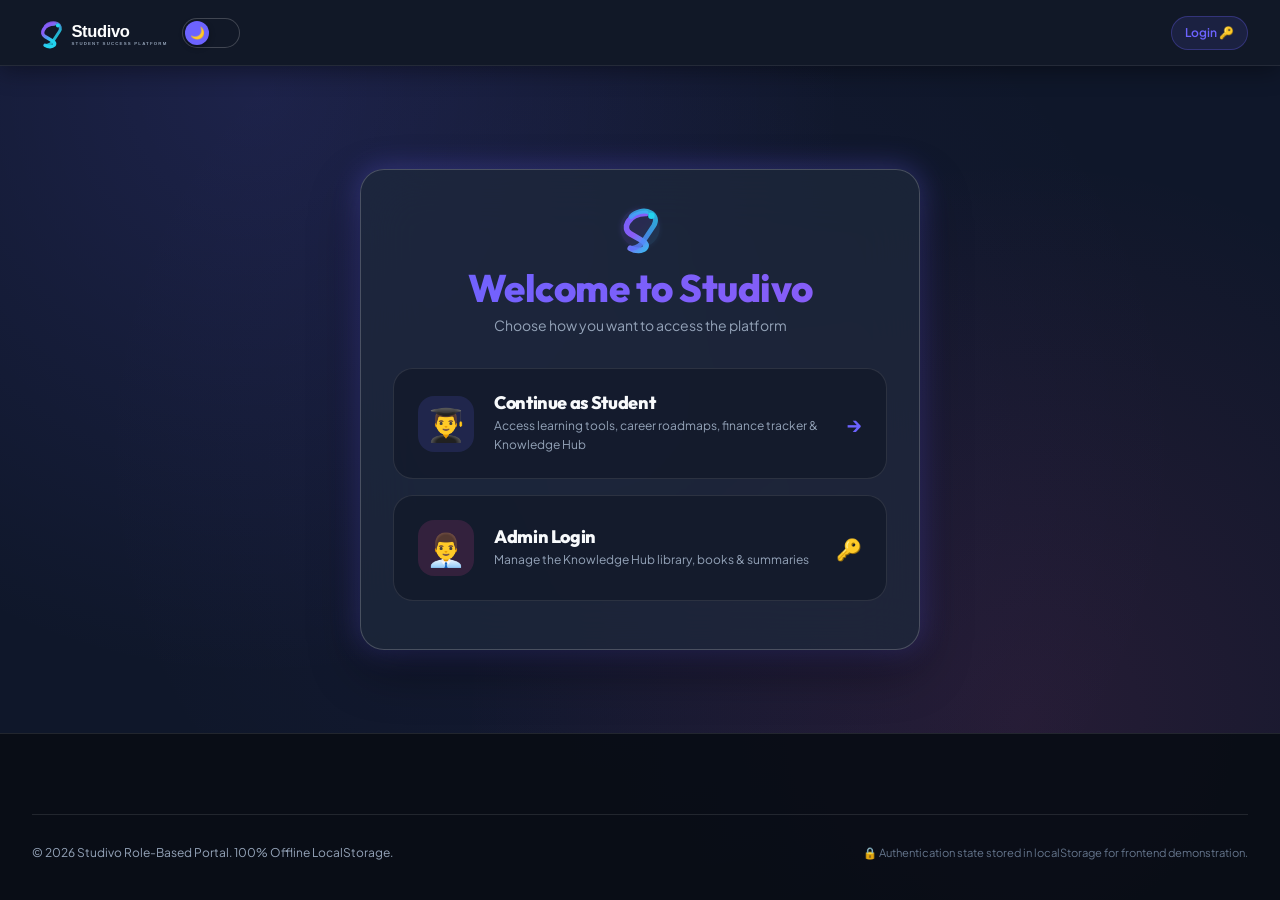
<file: finance.html>
<!DOCTYPE html>
<html lang="en" data-theme="dark">
<head>
  <meta charset="UTF-8">
  <meta name="viewport" content="width=device-width, initial-scale=1.0">
  <title>Studivo — Fintech Student Personal Finance Hub</title>
  <meta name="description" content="Manage pocket money, allowance, campus expenses, savings goals, and multi-currency HTML5 Canvas charts completely offline with zero APIs or backend.">
  
  <!-- Theme Engine & Auth Scripts in Head for Zero-Flash Theme Paint -->
  <script src="js/theme-engine.js"></script>
  <script src="js/auth.js"></script>

  <!-- CSS Design System & Custom Styles -->
  <link rel="stylesheet" href="css/design-system.css">
  <link rel="stylesheet" href="css/components.css">
  <link rel="stylesheet" href="css/landing.css">
  <style>
    .fintech-stat-card {
      background: var(--glass-surface-1);
      border: 1px solid var(--glass-border);
      border-radius: var(--radius-xl);
      padding: var(--space-6);
      position: relative;
      overflow: hidden;
      transition: all var(--transition-normal);
    }

    .fintech-stat-card:hover {
      transform: translateY(-4px);
      border-color: var(--glass-border-glow);
      box-shadow: var(--shadow-lg), var(--shadow-glow-primary);
    }

    .canvas-chart-box {
      display: flex;
      flex-direction: column;
      align-items: center;
      justify-content: center;
      padding: var(--space-4);
      background: var(--bg-tertiary);
      border: 1px solid var(--glass-border);
      border-radius: var(--radius-lg);
    }
  </style>
</head>
<body>

  <!-- ==================== STICKY NAVBAR ==================== -->
  <nav class="landing-navbar">
    <a href="index.html" class="nav-brand">
      <img src="assets/logo/logo-horizontal.svg" alt="Studivo Logo" height="38">
    </a>

    <button id="hamburger-btn" class="hamburger-btn" aria-label="Open Menu">
      ☰
    </button>
  </nav>

  <!-- Side Menu Overlay -->
  <div id="side-menu-overlay" class="side-menu-overlay"></div>

  <!-- Side Menu -->
  <aside id="side-menu" class="side-menu">
    <div class="side-menu-header">
      <h3 style="margin: 0; font-size: 1.2rem;">Menu</h3>
      <button id="side-menu-close" class="side-menu-close" aria-label="Close Menu">✖</button>
    </div>
    
    <ul class="side-nav-links">
      <li><a href="index.html">🏠 Dashboard</a></li>
      <li><a href="career.html">💼 Career Hub</a></li>
      <li><a href="wellness.html">🧠 Wellness Hub</a></li>
      <li><a href="finance.html" class="active">💰 Finance Hub</a></li>
      <li><a href="knowledge.html">📚 Knowledge Hub</a></li>
      <li><a href="gamification.html">🎮 Gamification</a></li>
      <li><a href="index.html#settings">⚙️ Settings</a></li>
    </ul>

    <div class="side-menu-footer">
      <div style="display: flex; align-items: center; justify-content: space-between; margin-bottom: var(--space-3);">
        <span style="font-size: var(--text-sm); font-weight: 600;">Theme</span>
        <!-- Sun/Moon Theme Toggle Control -->
        <button class="theme-toggle-btn" onclick="toggleTheme()" aria-label="Toggle Light and Dark Theme" title="Switch Light / Dark Theme">
          <div class="theme-toggle-thumb">
            <span class="theme-icon-sun">☀️</span>
            <span class="theme-icon-moon">🌙</span>
          </div>
        </button>
      </div>

      <a href="app.html" class="btn btn-primary btn-pulse" style="text-align: center;">Launch App Studio ▶</a>
    </div>
  </aside>

  <!-- ==================== HEADER BANNER ==================== -->
  <section class="landing-section" style="padding-top: 50px; padding-bottom: 30px;">
    <div style="text-align: center; max-width: 840px; margin: 0 auto;">
      <span class="badge badge-success" style="margin-bottom: var(--space-3);">Finance Hub</span>
      <h1 class="gradient-text-emerald" style="font-size: clamp(2.2rem, 4vw, 3.5rem); margin-bottom: var(--space-3);">
        Student Pocket Money Manager
      </h1>
      <p style="font-size: var(--text-lg); color: var(--text-muted); margin-bottom: var(--space-6);">
        Track your allowances, log daily expenses, and see your remaining pocket money instantly.
      </p>
    </div>
  </section>

  <!-- ==================== MAIN CARDS ==================== -->
  <section class="landing-section" style="padding-top: 0; padding-bottom: var(--space-6);">
    <div class="grid-3">
      
      <!-- Monthly Allowance -->
      <div class="fintech-stat-card" style="transition: transform 0.2s ease;">
        <span class="text-muted" style="font-size: var(--text-sm);">💰 Monthly Allowance</span>
        <h2 id="fintech-monthly-allowance" style="color: var(--brand-primary); font-size: var(--text-3xl); margin-top: 8px;">₹0.00</h2>
      </div>

      <!-- Total Expenses -->
      <div class="fintech-stat-card" style="transition: transform 0.2s ease;">
        <span class="text-muted" style="font-size: var(--text-sm);">💸 Total Spent</span>
        <h2 id="fintech-total-expense" style="color: var(--status-danger); font-size: var(--text-3xl); margin-top: 8px;">₹0.00</h2>
      </div>

      <!-- Remaining Money -->
      <div class="fintech-stat-card" style="transition: transform 0.2s ease;">
        <span class="text-muted" style="font-size: var(--text-sm);">💵 Remaining</span>
        <h2 id="fintech-remaining-money" style="color: var(--brand-secondary); font-size: var(--text-3xl); margin-top: 8px;">₹0.00</h2>
      </div>

    </div>
  </section>

  <!-- ==================== EXPENSES & BREAKDOWN ==================== -->
  <section class="landing-section" style="padding-top: 0;">
    <div class="grid-2">
      
      <!-- Left Column: Expense Breakdown -->
      <div class="glass-panel" style="padding: var(--space-6);">
        <div style="display: flex; justify-content: space-between; align-items: center; margin-bottom: var(--space-4);">
          <h3>Expense Breakdown</h3>
        </div>
        <div id="category-progress-container">
          <!-- Rendered dynamically -->
        </div>
      </div>

      <!-- Right Column: Recent Expenses -->
      <div class="glass-panel" style="padding: var(--space-6);">
        <div style="display: flex; justify-content: space-between; align-items: center; margin-bottom: var(--space-4);">
          <h3>Recent Expenses</h3>
        </div>
        <div id="transactions-list-container">
          <!-- Rendered dynamically -->
        </div>
      </div>

    </div>
  </section>

  <!-- ==================== FOOTER ==================== -->
  <footer class="landing-footer">
    <div class="footer-bottom" style="max-width: 1280px; margin: 0 auto;">
      <div>© 2026 Studivo Pocket Money Manager. Clean and simple.</div>
      <div style="display: flex; gap: var(--space-4);">
        <a href="index.html">Dashboard</a>
        <a href="career.html">Career Hub</a>
        <a href="wellness.html">Wellness Hub</a>
        <a href="gamification.html">Gamification Hub</a>
      </div>
    </div>
  </footer>

  <!-- ==================== ADD EXPENSE MODAL ==================== -->
  <div class="modal-overlay" id="add-expense-modal">
    <div class="modal-container" style="padding: var(--space-6); max-width: 400px; width: 100%;">
      <div style="display: flex; justify-content: space-between; align-items: center; margin-bottom: var(--space-4);">
        <h3 class="gradient-text">Add New Expense</h3>
        <button class="btn btn-sm" style="background: transparent; color: var(--text-muted);" onclick="document.getElementById('add-expense-modal').classList.remove('active')">✖</button>
      </div>
      
      <div style="display: flex; flex-direction: column; gap: var(--space-3); margin-bottom: var(--space-4);">
        <div>
          <label style="font-size: var(--text-xs); color: var(--text-muted); display: block; margin-bottom: 4px;">📝 Expense Name *</label>
          <input type="text" id="expense-name-input" class="input-control" placeholder="e.g. Lunch at Cafe">
        </div>
        
        <div>
          <label style="font-size: var(--text-xs); color: var(--text-muted); display: block; margin-bottom: 4px;">💰 Amount *</label>
          <input type="number" id="expense-amount-input" step="0.01" class="input-control" placeholder="0.00">
        </div>
        
        <div>
          <label style="font-size: var(--text-xs); color: var(--text-muted); display: block; margin-bottom: 4px;">📂 Category *</label>
          <select id="expense-category-input" class="input-control">
            <option value="🍔 Food">🍔 Food</option>
            <option value="🎬 Entertainment">🎬 Entertainment</option>
            <option value="📚 Stationery">📚 Stationery</option>
            <option value="🚗 Transport">🚗 Transport</option>
            <option value="🛍️ Shopping">🛍️ Shopping</option>
            <option value="💊 Health">💊 Health</option>
            <option value="📱 Bills">📱 Bills</option>
            <option value="📦 Other">📦 Other</option>
          </select>
        </div>

        <div>
          <label style="font-size: var(--text-xs); color: var(--text-muted); display: block; margin-bottom: 4px;">📅 Date</label>
          <input type="date" id="expense-date-input" class="input-control">
        </div>
      </div>

      <button class="btn btn-primary" style="width: 100%;" onclick="fintechHubPage.submitExpense()">Save Expense</button>
    </div>
  </div>

  <!-- ==================== MANAGE ALLOWANCE MODAL ==================== -->
  <div class="modal-overlay" id="manage-allowance-modal">
    <div class="modal-container" style="padding: var(--space-6); max-width: 400px; width: 100%;">
      <div style="display: flex; justify-content: space-between; align-items: center; margin-bottom: var(--space-4);">
        <h3 class="gradient-text">Manage Allowance</h3>
        <button class="btn btn-sm" style="background: transparent; color: var(--text-muted);" onclick="document.getElementById('manage-allowance-modal').classList.remove('active')">✖</button>
      </div>
      
      <div style="display: flex; flex-direction: column; gap: var(--space-3); margin-bottom: var(--space-4);">
        <div>
          <label style="font-size: var(--text-xs); color: var(--text-muted); display: block; margin-bottom: 4px;">💰 Monthly Allowance Amount</label>
          <input type="number" id="modal-allowance-input" step="0.01" class="input-control" placeholder="0.00">
        </div>
      </div>

      <button class="btn btn-primary" style="width: 100%;" onclick="fintechHubPage.submitAllowance()">Save Allowance</button>
    </div>
  </div>

  <!-- JavaScript Module -->
  <script src="js/finance-hub-page.js"></script>
</body>
</html>
</file>
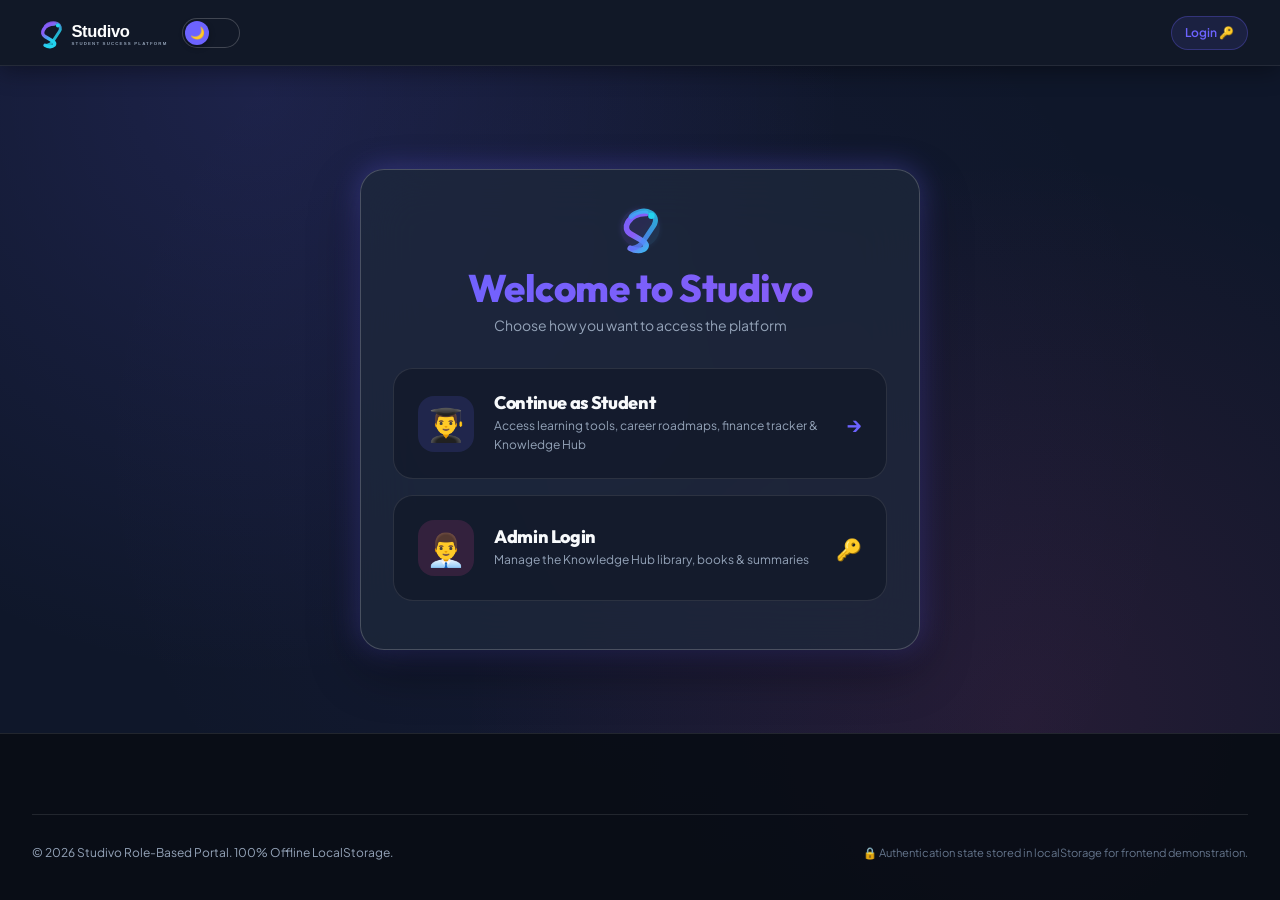
<file: gamification.html>
<!DOCTYPE html>
<html lang="en" data-theme="dark">
<head>
  <meta charset="UTF-8">
  <meta name="viewport" content="width=device-width, initial-scale=1.0">
  <title>Studivo — Gamification & Achievement Rewards Center</title>
  <meta name="description" content="Unified gamification hub connecting Career, Wellness, and Finance with XP leveling, 20 achievements, challenges, and local student leaderboards.">
  
  <!-- Theme Engine & Auth Scripts in Head for Zero-Flash Theme Paint -->
  <script src="js/theme-engine.js"></script>
  <script src="js/auth.js"></script>

  <!-- CSS Design System & Custom Styles -->
  <link rel="stylesheet" href="css/design-system.css">
  <link rel="stylesheet" href="css/components.css">
  <link rel="stylesheet" href="css/landing.css">
  <style>
    .achievement-badge-card {
      padding: var(--space-4);
      border-radius: var(--radius-md);
      background: var(--glass-surface-1);
      border: 1px solid var(--glass-border);
      display: flex;
      flex-direction: column;
      align-items: center;
      text-align: center;
      cursor: pointer;
      transition: all var(--transition-normal);
      position: relative;
      overflow: hidden;
    }

    .achievement-badge-card.unlocked {
      border-color: rgba(16, 185, 129, 0.4);
      background: rgba(16, 185, 129, 0.08);
      box-shadow: 0 4px 20px rgba(16, 185, 129, 0.15);
    }

    .achievement-badge-card.locked {
      opacity: 0.65;
      filter: grayscale(0.4);
    }

    .achievement-badge-card:hover {
      transform: translateY(-4px);
      box-shadow: var(--shadow-lg);
    }

    .badge-icon-box {
      font-size: 2.2rem;
      margin-bottom: var(--space-2);
      transition: transform 0.3s ease;
    }

    .achievement-badge-card:hover .badge-icon-box {
      transform: scale(1.2) rotate(6deg);
    }
  </style>
</head>
<body>

  <!-- ==================== STICKY NAVBAR ==================== -->
  <nav class="landing-navbar">
    <a href="index.html" class="nav-brand">
      <img src="assets/logo/logo-horizontal.svg" alt="Studivo Logo" height="38">
    </a>

    <button id="hamburger-btn" class="hamburger-btn" aria-label="Open Menu">
      ☰
    </button>
  </nav>

  <!-- Side Menu Overlay -->
  <div id="side-menu-overlay" class="side-menu-overlay"></div>

  <!-- Side Menu -->
  <aside id="side-menu" class="side-menu">
    <div class="side-menu-header">
      <h3 style="margin: 0; font-size: 1.2rem;">Menu</h3>
      <button id="side-menu-close" class="side-menu-close" aria-label="Close Menu">✖</button>
    </div>
    
    <ul class="side-nav-links">
      <li><a href="index.html">🏠 Dashboard</a></li>
      <li><a href="career.html">💼 Career Hub</a></li>
      <li><a href="wellness.html">🧠 Wellness Hub</a></li>
      <li><a href="finance.html">💰 Finance Hub</a></li>
      <li><a href="knowledge.html">📚 Knowledge Hub</a></li>
      <li><a href="gamification.html" class="active">🎮 Gamification</a></li>
      <li><a href="index.html#settings">⚙️ Settings</a></li>
    </ul>

    <div class="side-menu-footer">
      <div style="display: flex; align-items: center; justify-content: space-between; margin-bottom: var(--space-3);">
        <span style="font-size: var(--text-sm); font-weight: 600;">Theme</span>
        <!-- Sun/Moon Theme Toggle Control -->
        <button class="theme-toggle-btn" onclick="toggleTheme()" aria-label="Toggle Light and Dark Theme" title="Switch Light / Dark Theme">
          <div class="theme-toggle-thumb">
            <span class="theme-icon-sun">☀️</span>
            <span class="theme-icon-moon">🌙</span>
          </div>
        </button>
      </div>

      <a href="app.html" class="btn btn-primary btn-pulse" style="text-align: center;">Launch App Studio ▶</a>
    </div>
  </aside>

  <!-- ==================== HEADER BANNER & XP HUD ==================== -->
  <section class="landing-section" style="padding-top: 60px; padding-bottom: 30px;">
    <div style="text-align: center; max-width: 780px; margin: 0 auto;">
      <span class="badge badge-warning" style="margin-bottom: var(--space-3);">Unified Gamification Center</span>
      <h1 class="gradient-text" style="font-size: clamp(2.2rem, 4vw, 3.5rem); margin-bottom: var(--space-3);">
        Quests, Badges & Leaderboards
      </h1>
      <p style="font-size: var(--text-lg); color: var(--text-muted);">
        Every action in Career, Wellness, and Finance earns XP. Unlock achievements, complete daily challenges, and rise up the student rankings!
      </p>
    </div>
  </section>

  <!-- ==================== TOP HUD & COMPLETION GAUGE ==================== -->
  <section class="landing-section" style="padding-top: 0; padding-bottom: var(--space-8);">
    <div class="grid-2">
      
      <!-- User Level & XP Progress Card -->
      <div class="glass-panel" style="padding: var(--space-6); display: flex; flex-direction: column; justify-content: space-between;">
        <div>
          <div style="display: flex; justify-content: space-between; align-items: center; margin-bottom: var(--space-4);">
            <div style="display: flex; align-items: center; gap: var(--space-3);">
              <div class="avatar-circle" style="width: 48px; height: 48px; font-size: 1rem;">AR</div>
              <div>
                <h3 style="font-size: var(--text-xl);">Alex Rivers (You)</h3>
                <span class="badge badge-primary" id="user-level-display">Lvl 3 Student Explorer</span>
              </div>
            </div>
            <div class="badge badge-warning" style="padding: var(--space-2) var(--space-4); font-size: var(--text-sm);" id="user-streak-display">
              5 Days 🔥
            </div>
          </div>

          <div style="margin-top: var(--space-4);">
            <div style="display: flex; justify-content: space-between; font-size: var(--text-xs); margin-bottom: var(--space-1);">
              <span class="text-muted">XP Progress to Next Level</span>
              <span style="font-weight: bold; color: var(--brand-secondary);" id="user-xp-display">450 / 800 XP</span>
            </div>
            <div style="background: rgba(255,255,255,0.06); height: 12px; border-radius: 6px; overflow: hidden;">
              <div id="user-xp-bar" style="width: 56%; height: 100%; background: var(--gradient-primary); transition: width 0.5s ease;"></div>
            </div>
          </div>
        </div>
      </div>

      <!-- Global Platform Completion Gauge -->
      <div class="glass-panel" style="padding: var(--space-6); text-align: center; display: flex; align-items: center; justify-content: space-between;">
        <div style="text-align: left;">
          <h3>Platform Completion</h3>
          <p style="font-size: var(--text-xs); color: var(--text-muted); max-width: 240px; margin-top: 4px;">
            Percentage of total achievement badges and daily challenges unlocked across Career, Wellness, and Finance.
          </p>
        </div>

        <div style="position: relative; width: 120px; height: 120px; flex-shrink: 0;">
          <svg viewBox="0 0 120 120" style="transform: rotate(-90deg); width: 100%; height: 100%;">
            <circle class="circle-bg" cx="60" cy="60" r="50"/>
            <circle class="circle-val" id="completion-ring-circle" cx="60" cy="60" r="50" style="stroke: url(#statGradient1); stroke-dashoffset: 150;"/>
          </svg>
          <div class="circle-text-center gradient-text" id="completion-pct-text" style="font-size: var(--text-xl);">25%</div>
        </div>
      </div>

    </div>
  </section>

  <!-- ==================== 20 ACHIEVEMENT BADGES GRID ==================== -->
  <section class="landing-section" style="padding-top: 0; padding-bottom: var(--space-10);">
    <div style="display: flex; justify-content: space-between; align-items: center; margin-bottom: var(--space-6);">
      <div>
        <h2>Achievement Badges (20 Goals)</h2>
        <p style="font-size: var(--text-xs); color: var(--text-muted);">Perform actions across Career, Wellness, and Finance to unlock badges.</p>
      </div>
    </div>

    <div class="grid-4" id="badges-grid-container">
      <!-- Rendered dynamically via js/gamification-hub-page.js -->
    </div>
  </section>

  <!-- ==================== CHALLENGES & LEADERBOARD GRID ==================== -->
  <section class="landing-section" style="padding-top: 0;">
    <div class="grid-2">
      
      <!-- Left: Daily & Weekly Challenges -->
      <div class="glass-panel" style="padding: var(--space-6);">
        <h3 style="margin-bottom: var(--space-2);">Daily Challenges</h3>
        <p style="font-size: var(--text-xs); color: var(--text-muted); margin-bottom: var(--space-4);">Completing actions in any hub fulfills daily quests.</p>

        <div id="daily-challenges-container" style="margin-bottom: var(--space-6);">
          <!-- Rendered dynamically -->
        </div>

        <h3 style="margin-bottom: var(--space-2);">Weekly Challenges</h3>
        <div id="weekly-challenges-container">
          <!-- Rendered dynamically -->
        </div>
      </div>

      <!-- Right: Local Leaderboard & Timeline -->
      <div class="glass-panel" style="padding: var(--space-6);">
        <h3 style="margin-bottom: var(--space-2);">Local Student Leaderboard</h3>
        <p style="font-size: var(--text-xs); color: var(--text-muted); margin-bottom: var(--space-4);">Compete locally with student peers. XP actions raise your rank!</p>

        <div id="leaderboard-list-container" style="margin-bottom: var(--space-6);">
          <!-- Rendered dynamically -->
        </div>

        <h3 style="margin-bottom: var(--space-2);">Achievement Timeline</h3>
        <div id="achievement-timeline-container">
          <!-- Rendered dynamically -->
        </div>
      </div>

    </div>
  </section>

  <!-- ==================== UNLOCK CELEBRATION MODAL ==================== -->
  <div class="modal-overlay" id="unlock-modal-overlay">
    <div class="modal-container" style="text-align: center; padding: var(--space-8);">
      <div style="font-size: 4rem; margin-bottom: var(--space-2);" id="unlock-modal-icon">🎉</div>
      <h2 class="gradient-text-accent" style="font-size: var(--text-3xl);">ACHIEVEMENT UNLOCKED!</h2>
      <p id="unlock-modal-message" style="margin: var(--space-3) 0 var(--space-6); font-size: var(--text-base);">You unlocked a new badge!</p>
      <button class="btn btn-primary btn-lg" style="width: 100%;" onclick="window.gamificationHubPage.claimPendingBadgeXP()">Claim XP & Continue ▶</button>
    </div>
  </div>

  <!-- ==================== FOOTER ==================== -->
  <footer class="landing-footer">
    <div class="footer-bottom" style="max-width: 1280px; margin: 0 auto;">
      <div>© 2026 Studivo Gamification Hub. 100% Vanilla JS, Local Storage, Zero Backend APIs.</div>
      <div style="display: flex; gap: var(--space-4);">
        <a href="index.html">Dashboard</a>
        <a href="career.html">Career Hub</a>
        <a href="wellness.html">Wellness Hub</a>
        <a href="finance.html">Finance Hub</a>
        <a href="app.html">App Studio ▶</a>
      </div>
    </div>
  </footer>

  <!-- JavaScript Module -->
  <script src="js/storage.js"></script>
  <script src="js/gamification-hub-page.js"></script>
</body>
</html>
</file>
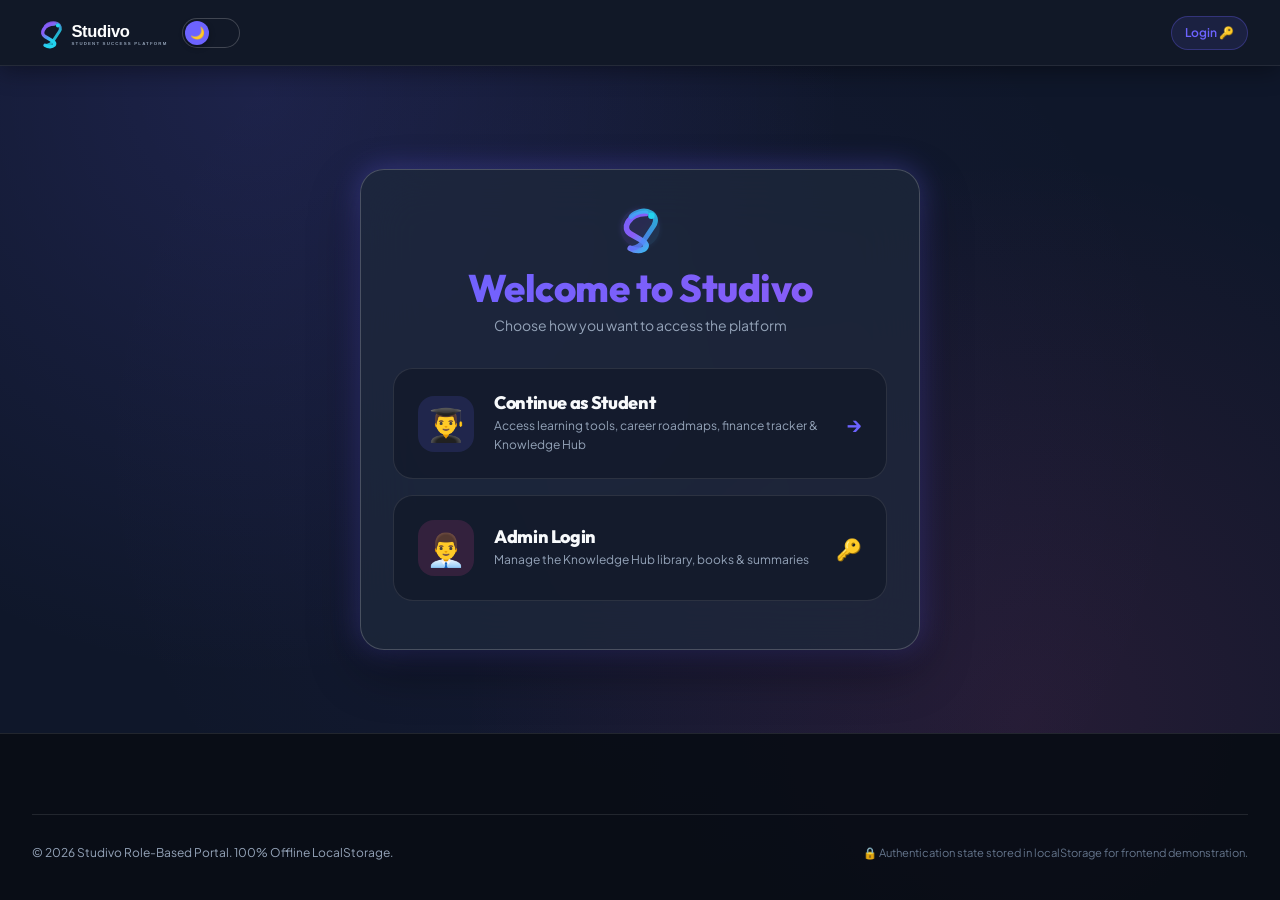
<file: knowledge.html>
<!DOCTYPE html>
<html lang="en" data-theme="dark">
<head>
  <meta charset="UTF-8">
  <meta name="viewport" content="width=device-width, initial-scale=1.0">
  <title>Studivo — Knowledge Hub & Student Contributed Library</title>
  <meta name="description" content="Discover curated books and contribute your own student book summaries and takeaways completely offline with localStorage.">
  
  <!-- Theme Engine & Auth Scripts in Head -->
  <script src="js/theme-engine.js"></script>
  <script src="js/auth.js"></script>

  <!-- CSS Design System & Custom Styles -->
  <link rel="stylesheet" href="css/design-system.css">
  <link rel="stylesheet" href="css/components.css">
  <link rel="stylesheet" href="css/views.css">
  <link rel="stylesheet" href="css/landing.css">
  <style>
    /* ==========================================
       MODERN LEARNING PLATFORM STYLING (Notion / Linear / Apple Inspired)
       ========================================== */
    
    .knowledge-hero-banner {
      position: relative;
      padding: var(--space-8) var(--space-6);
      background: linear-gradient(135deg, rgba(108, 99, 255, 0.16) 0%, rgba(236, 72, 153, 0.1) 50%, rgba(6, 182, 212, 0.08) 100%);
      border: 1px solid var(--glass-border-glow);
      border-radius: 20px;
      margin-bottom: var(--space-8);
      overflow: hidden;
      box-shadow: var(--shadow-lg), var(--shadow-glow-primary);
    }

    .knowledge-hero-banner::after {
      content: '';
      position: absolute;
      top: -40%;
      right: -10%;
      width: 320px;
      height: 320px;
      background: radial-gradient(circle, rgba(236, 72, 153, 0.18) 0%, transparent 70%);
      pointer-events: none;
    }

    .hero-flex-layout {
      display: flex;
      align-items: center;
      justify-content: space-between;
      gap: var(--space-6);
      flex-wrap: wrap;
    }

    /* Glassmorphism Book Cards with 20px Rounded Corners */
    .book-card {
      background: var(--glass-surface-1);
      backdrop-filter: blur(24px);
      -webkit-backdrop-filter: blur(24px);
      border: 1px solid var(--glass-border);
      border-radius: 20px;
      padding: var(--space-6);
      transition: transform 300ms cubic-bezier(0.16, 1, 0.3, 1), box-shadow 300ms cubic-bezier(0.16, 1, 0.3, 1), border-color 300ms ease;
      box-shadow: var(--shadow-md);
    }

    .book-card:hover {
      transform: translateY(-6px) scale(1.01);
      border-color: var(--brand-primary);
      box-shadow: var(--shadow-xl), var(--shadow-glow-primary);
    }

    /* Book Cover Lift & Glow */
    .book-cover-wrapper {
      height: 190px;
      border-radius: 16px;
      display: flex;
      flex-direction: column;
      align-items: center;
      justify-content: center;
      color: white;
      padding: var(--space-4);
      text-align: center;
      margin-bottom: var(--space-4);
      box-shadow: var(--shadow-md);
      position: relative;
      overflow: hidden;
      transition: transform 300ms ease, box-shadow 300ms ease;
    }

    .book-card:hover .book-cover-wrapper {
      transform: scale(1.02);
      box-shadow: var(--shadow-lg);
    }

    .book-icon-emoji {
      font-size: 3.4rem;
      margin-bottom: 4px;
      transition: transform 300ms ease;
    }

    .book-card:hover .book-icon-emoji {
      transform: scale(1.18) rotate(5deg);
    }

    /* Filter Pills */
    .filter-pill-tab {
      padding: 0.6rem 1.2rem;
      border-radius: var(--radius-full);
      background: var(--glass-surface-1);
      border: 1px solid var(--glass-border);
      font-size: var(--text-xs);
      font-weight: var(--weight-bold);
      color: var(--text-main);
      cursor: pointer;
      transition: all 250ms cubic-bezier(0.16, 1, 0.3, 1);
      display: inline-flex;
      align-items: center;
      gap: 6px;
    }

    .filter-pill-tab:hover {
      background: var(--glass-surface-hover);
      border-color: var(--brand-primary);
      transform: translateY(-2px);
    }

    .filter-pill-tab.active {
      background: var(--gradient-primary);
      color: white !important;
      border-color: transparent;
      box-shadow: var(--shadow-glow-primary);
    }

    /* Smooth Modal Reader Scale & Blur Overlay */
    .modal-overlay {
      position: fixed;
      top: 0;
      left: 0;
      right: 0;
      bottom: 0;
      background: rgba(7, 9, 14, 0.78);
      backdrop-filter: blur(12px);
      -webkit-backdrop-filter: blur(12px);
      z-index: 2000;
      display: flex;
      align-items: center;
      justify-content: center;
      padding: var(--space-4);
      opacity: 0;
      visibility: hidden;
      transition: opacity 350ms cubic-bezier(0.16, 1, 0.3, 1), visibility 350ms cubic-bezier(0.16, 1, 0.3, 1);
    }

    .modal-overlay.active {
      opacity: 1;
      visibility: visible;
    }

    .modal-container {
      background: var(--glass-surface-1);
      backdrop-filter: blur(28px);
      -webkit-backdrop-filter: blur(28px);
      border: 1px solid var(--glass-border-light);
      border-radius: 24px;
      box-shadow: 0 20px 50px rgba(0, 0, 0, 0.4), var(--shadow-glow-primary);
      width: 100%;
      max-width: 780px;
      transform: scale(0.92) translateY(24px);
      transition: transform 400ms cubic-bezier(0.34, 1.56, 0.64, 1), background-color var(--transition-theme);
    }

    .modal-overlay.active .modal-container {
      transform: scale(1) translateY(0);
    }
  </style>
</head>
<body>

  <!-- ==================== STICKY NAVBAR ==================== -->
  <nav class="landing-navbar">
    <a href="index.html" class="nav-brand">
      <img src="assets/logo/logo-horizontal.svg" alt="Studivo Logo" height="38">
    </a>

    <button id="hamburger-btn" class="hamburger-btn" aria-label="Open Menu">
      ☰
    </button>
  </nav>

  <!-- Side Menu Overlay -->
  <div id="side-menu-overlay" class="side-menu-overlay"></div>

  <!-- Side Menu -->
  <aside id="side-menu" class="side-menu">
    <div class="side-menu-header">
      <h3 style="margin: 0; font-size: 1.2rem;">Menu</h3>
      <button id="side-menu-close" class="side-menu-close" aria-label="Close Menu">✖</button>
    </div>
    
    <ul class="side-nav-links">
      <li><a href="index.html">🏠 Dashboard</a></li>
      <li><a href="career.html">💼 Career Hub</a></li>
      <li><a href="wellness.html">🧠 Wellness Hub</a></li>
      <li><a href="finance.html">💰 Finance Hub</a></li>
      <li><a href="knowledge.html" class="active">📚 Knowledge Hub</a></li>
      <li><a href="gamification.html">🎮 Gamification</a></li>
      <li><a href="index.html#settings">⚙️ Settings</a></li>
    </ul>

    <div class="side-menu-footer">
      <div style="display: flex; align-items: center; justify-content: space-between; margin-bottom: var(--space-3);">
        <span style="font-size: var(--text-sm); font-weight: 600;">Theme</span>
        <!-- Sun/Moon Theme Toggle Control -->
        <button class="theme-toggle-btn" onclick="toggleTheme()" aria-label="Toggle Light and Dark Theme" title="Switch Light / Dark Theme">
          <div class="theme-toggle-thumb">
            <span class="theme-icon-sun">☀️</span>
            <span class="theme-icon-moon">🌙</span>
          </div>
        </button>
      </div>

      <a href="app.html" class="btn btn-primary btn-pulse" style="text-align: center;">Launch App Studio ▶</a>
    </div>
  </aside>

  <!-- ==================== 1. HERO SECTION ==================== -->
  <main style="max-width: 1280px; margin: 0 auto; padding: 40px var(--space-8) 80px;">
    
    <!-- Admin Control Panel Banner (Visible only to Admin) -->
    <div id="admin-control-banner"></div>

    <section class="knowledge-hero-banner reveal-on-scroll">
      <div class="hero-flex-layout">
        <div style="flex: 1; min-width: 300px;">
          <div style="display: flex; gap: var(--space-2); margin-bottom: var(--space-3); flex-wrap: wrap;">
            <span class="badge badge-primary">📚 Curated Student Library</span>
            <span class="badge badge-accent">✍️ Student Contributions Enabled</span>
          </div>
          <h1 class="gradient-text" style="font-size: clamp(2.2rem, 4vw, 3.6rem); margin-bottom: var(--space-3); letter-spacing: -0.5px;">
            Knowledge Hub
          </h1>
          <p style="font-size: var(--text-lg); color: var(--text-muted); max-width: 620px; margin-bottom: var(--space-5);">
            Discover curated books, request new additions, or contribute your own summaries to the library for approval.
          </p>

          <!-- Student Contribution CTA Buttons -->
          <div style="display: flex; gap: var(--space-3); flex-wrap: wrap;">
            <button class="btn btn-primary btn-lg" style="border-radius: 14px; box-shadow: var(--shadow-glow-primary);" onclick="knowledgeHubPage.openStudentContributionModal()">
              ➕ Add Book
            </button>
            <button class="btn btn-secondary btn-lg" style="border-radius: 14px;" onclick="knowledgeHubPage.openRequestBookModal()">
              ➕ Request a Book
            </button>
          </div>
        </div>

        <!-- Vector Illustration of Books & Growth -->
        <div style="width: 220px; height: 160px; flex-shrink: 0; display: flex; align-items: center; justify-content: center;">
          <svg width="200" height="150" viewBox="0 0 200 150" fill="none" xmlns="http://www.w3.org/2000/svg">
            <rect x="20" y="90" width="160" height="20" rx="4" fill="url(#heroGrad1)" opacity="0.9"/>
            <rect x="35" y="65" width="130" height="20" rx="4" fill="url(#heroGrad2)" opacity="0.95"/>
            <rect x="50" y="40" width="100" height="20" rx="4" fill="url(#heroGrad3)"/>
            <path d="M100 15 L115 35 L85 35 Z" fill="#F59E0B"/>
            <circle cx="100" cy="18" r="8" fill="#EC4899"/>
            <defs>
              <linearGradient id="heroGrad1" x1="0" y1="0" x2="200" y2="0">
                <stop offset="0%" stop-color="#6C63FF"/>
                <stop offset="100%" stop-color="#3B82F6"/>
              </linearGradient>
              <linearGradient id="heroGrad2" x1="0" y1="0" x2="200" y2="0">
                <stop offset="0%" stop-color="#EC4899"/>
                <stop offset="100%" stop-color="#8B5CF6"/>
              </linearGradient>
              <linearGradient id="heroGrad3" x1="0" y1="0" x2="200" y2="0">
                <stop offset="0%" stop-color="#10B981"/>
                <stop offset="100%" stop-color="#06B6D4"/>
              </linearGradient>
            </defs>
          </svg>
        </div>
      </div>
    </section>

    <!-- ==================== 2. FEATURED "BOOK OF THE WEEK" SPOTLIGHT ==================== -->
    <section style="margin-bottom: var(--space-8);" id="featured-book-spotlight" class="reveal-on-scroll">
      <!-- Rendered dynamically via js/knowledge-hub-page.js -->
    </section>

    <!-- ==================== 3. READING DASHBOARD ==================== -->
    <section style="margin-bottom: var(--space-8);" id="reading-progress-banner" class="reveal-on-scroll">
      <!-- Rendered dynamically via js/knowledge-hub-page.js -->
    </section>

    <!-- ==================== 4. SEARCH, SORT & CATEGORY FILTERS ==================== -->
    <section style="margin-bottom: var(--space-8);">
      <div style="max-width: 1000px; margin: 0 auto;">
        
        <!-- Search Input & Sort Dropdown Box -->
        <div class="glass-panel" style="padding: var(--space-3) var(--space-5); border-radius: 20px; margin-bottom: var(--space-6); display: flex; align-items: center; justify-content: space-between; gap: var(--space-4); border-color: var(--glass-border-glow); flex-wrap: wrap;">
          <div style="display: flex; align-items: center; gap: var(--space-3); flex: 1; min-width: 240px;">
            <span style="font-size: 1.4rem;">🔍</span>
            <input type="text" class="input-control" id="knowledge-search-input" placeholder="Search books by title or author (e.g., Atomic Habits, Python, Finance)..." style="border: none; background: transparent; padding: 0; font-size: var(--text-base);">
          </div>

          <div style="display: flex; align-items: center; gap: 8px;">
            <label style="font-size: var(--text-xs); font-weight: bold; color: var(--text-muted); text-transform: uppercase;">Sort By:</label>
            <select class="input-control" id="knowledge-sort-select" style="width: auto; font-size: var(--text-xs); font-weight: bold; padding: 6px 12px; border-radius: 12px; background: var(--bg-primary);">
              <option value="rating">⭐ Highest Rated</option>
              <option value="time-short">⚡ Shortest Reading Time</option>
              <option value="time-long">⏱️ Longest Reading Time</option>
              <option value="difficulty">📊 Difficulty (Beginner to Advanced)</option>
              <option value="title">🔤 Title (A to Z)</option>
            </select>
          </div>
        </div>

        <!-- Status Filter Tabs -->
        <div id="status-filters-container" style="display: flex; gap: var(--space-3); flex-wrap: wrap; justify-content: center; margin-bottom: var(--space-6);">
          <!-- Rendered dynamically -->
        </div>

        <!-- Category Filter Pills -->
        <div id="category-filters-container" style="display: flex; gap: var(--space-2); flex-wrap: wrap; justify-content: center;">
          <!-- Rendered dynamically -->
        </div>

      </div>
    </section>

    <!-- ==================== 5. MY CONTRIBUTIONS SECTION ==================== -->
    <section style="margin-bottom: var(--space-8); display: none;" id="student-contributions-section">
      <div style="margin-bottom: var(--space-4);">
        <span class="badge badge-accent" style="margin-bottom: 4px;">Community Library</span>
        <h2 class="gradient-text-accent" style="font-size: var(--text-2xl); font-weight: 800;">🌟 My Contributions</h2>
        <p style="font-size: var(--text-xs); color: var(--text-muted);">Books and summaries added by you (saved locally in your browser).</p>
      </div>
      
      <div class="grid-3" id="student-contributions-grid">
        <!-- Student added book cards rendered dynamically -->
      </div>
    </section>

    <!-- ==================== 6. PLATFORM CURATED COLLECTION GRID ==================== -->
    <section style="margin-bottom: 80px;">
      <div style="margin-bottom: var(--space-4);">
        <span class="badge badge-primary" style="margin-bottom: 4px;">Platform Library</span>
        <h2 style="font-size: var(--text-2xl); font-weight: 800;">📚 Curated Starter Collection</h2>
      </div>

      <div class="grid-3" id="curated-grid-container">
        <!-- Initial Skeleton Loading Shimmer Placeholders -->
        <div class="skeleton-card">
          <div class="shimmer-element" style="height: 180px; margin-bottom: 16px;"></div>
          <div class="shimmer-element" style="height: 20px; width: 60%; margin-bottom: 12px;"></div>
          <div class="shimmer-element" style="height: 14px; width: 40%; margin-bottom: 16px;"></div>
          <div class="shimmer-element" style="height: 40px; width: 100%;"></div>
        </div>
        <div class="skeleton-card">
          <div class="shimmer-element" style="height: 180px; margin-bottom: 16px;"></div>
          <div class="shimmer-element" style="height: 20px; width: 60%; margin-bottom: 12px;"></div>
          <div class="shimmer-element" style="height: 14px; width: 40%; margin-bottom: 16px;"></div>
          <div class="shimmer-element" style="height: 40px; width: 100%;"></div>
        </div>
        <div class="skeleton-card">
          <div class="shimmer-element" style="height: 180px; margin-bottom: 16px;"></div>
          <div class="shimmer-element" style="height: 20px; width: 60%; margin-bottom: 12px;"></div>
          <div class="shimmer-element" style="height: 14px; width: 40%; margin-bottom: 16px;"></div>
          <div class="shimmer-element" style="height: 40px; width: 100%;"></div>
        </div>
      </div>
    </section>

  </main>

  <!-- ==================== READ SUMMARY / FORM MODAL ==================== -->
  <div class="modal-overlay" id="book-summary-modal" onclick="if(event.target === this) knowledgeHubPage.closeSummaryModal()">
    <div class="modal-container" id="book-summary-modal-content" style="max-width: 780px; text-align: left; padding: var(--space-6);">
      <!-- Rendered dynamically via js/knowledge-hub-page.js -->
    </div>
  </div>

  <!-- ==================== FOOTER ==================== -->
  <footer class="landing-footer">
    <div class="footer-bottom" style="max-width: 1280px; margin: 0 auto;">
      <div>© 2026 Studivo Knowledge Hub. Curated Educational Library with Offline LocalStorage Tracker.</div>
      <div style="display: flex; gap: var(--space-4);">
        <a href="index.html">Dashboard</a>
        <a href="career.html">Career Hub</a>
        <a href="wellness.html">Wellness Hub</a>
        <a href="finance.html">Finance Hub</a>
        <a href="gamification.html">Gamification Hub</a>
      </div>
    </div>
  </footer>

  <!-- Scroll Reveal Script -->
  <script>
    document.addEventListener('DOMContentLoaded', () => {
      const elements = document.querySelectorAll('.reveal-on-scroll');
      const observer = new IntersectionObserver((entries) => {
        entries.forEach(entry => {
          if (entry.isIntersecting) entry.target.classList.add('is-visible');
        });
      }, { threshold: 0.1 });
      elements.forEach(el => observer.observe(el));
    });
  </script>

  <!-- JavaScript Module -->
  <script src="js/knowledge-hub-page.js"></script>
</body>
</html>
</file>
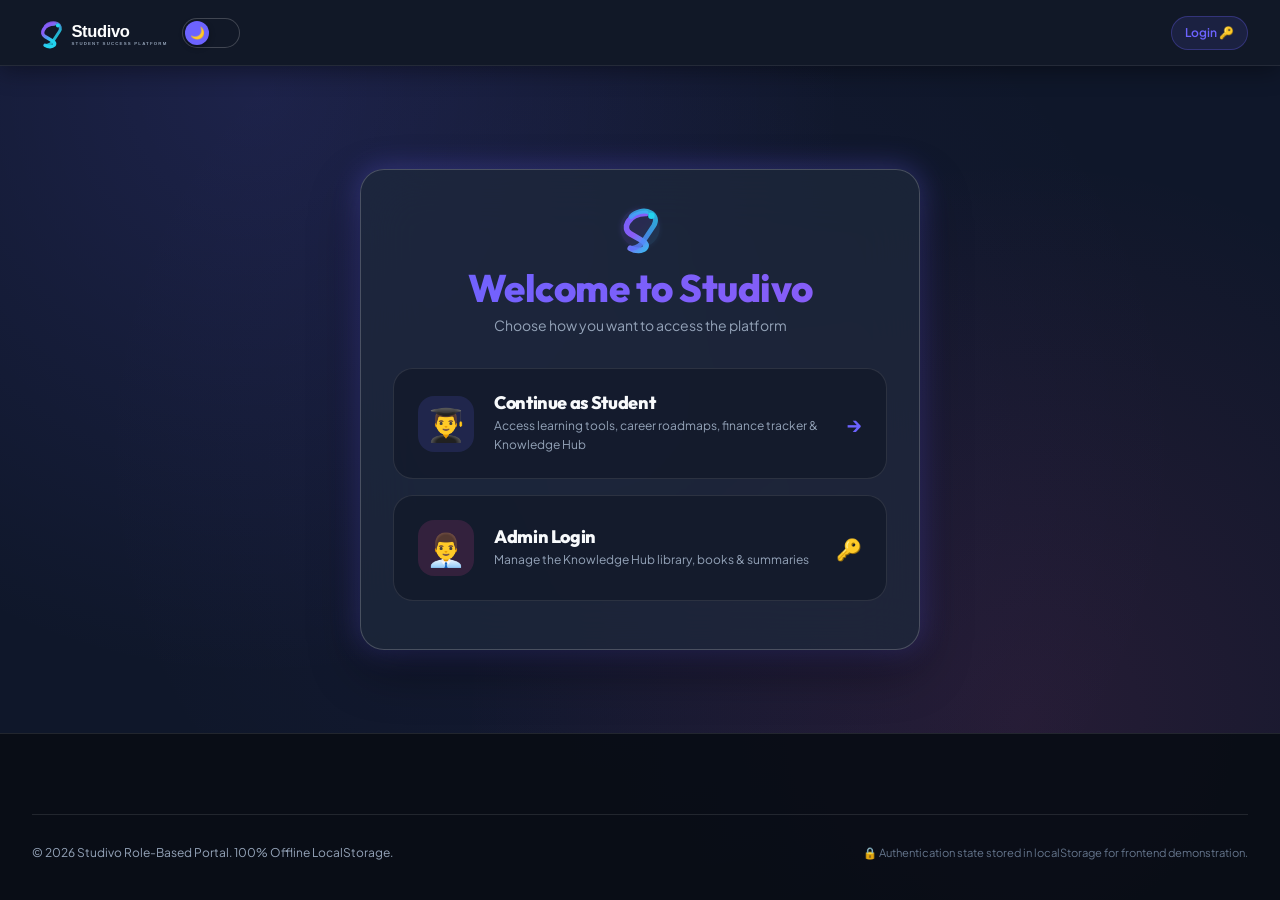
<file: login.html>
<!-- 
  ==========================================
  STUDIVO ROLE-BASED LOGIN SYSTEM
  Admin & Student Dual Choice Portal
  ==========================================
  SECURITY NOTE:
  This authentication system is for demonstration purposes only. In a production application, 
  authentication should be handled securely on a backend server.
  ==========================================
-->
<!DOCTYPE html>
<html lang="en" data-theme="dark">
<head>
  <meta charset="UTF-8">
  <meta name="viewport" content="width=device-width, initial-scale=1.0">
  <title>Studivo — Welcome & Portal Login</title>
  <meta name="description" content="Select your role to access your personalized Studivo portal as a Student or Admin.">

  <!-- Theme Engine & Auth Scripts in Head -->
  <script src="js/theme-engine.js"></script>
  <script src="js/auth.js"></script>

  <!-- CSS Design System & Custom Layout Styles -->
  <link rel="stylesheet" href="css/design-system.css">
  <link rel="stylesheet" href="css/components.css">
  <link rel="stylesheet" href="css/landing.css">
  <style>
    body {
      min-height: 100vh;
      display: flex;
      flex-direction: column;
      justify-content: space-between;
      background: var(--bg-primary);
    }

    .portal-main-box {
      max-width: 560px;
      width: 100%;
      margin: 60px auto 40px;
      padding: var(--space-8);
      background: var(--glass-surface-1);
      backdrop-filter: blur(28px);
      -webkit-backdrop-filter: blur(28px);
      border: 1px solid var(--glass-border-light);
      border-radius: 24px;
      box-shadow: 0 20px 50px rgba(0, 0, 0, 0.4), var(--shadow-glow-primary);
    }

    .role-action-card {
      padding: var(--space-6);
      border-radius: 20px;
      background: var(--glass-surface-2);
      border: 1px solid var(--glass-border);
      cursor: pointer;
      transition: transform 300ms cubic-bezier(0.16, 1, 0.3, 1), border-color 300ms ease, box-shadow 300ms ease;
      display: flex;
      align-items: center;
      gap: var(--space-5);
      margin-bottom: var(--space-4);
    }

    .role-action-card:hover {
      transform: translateY(-4px) scale(1.01);
      border-color: var(--brand-primary);
      box-shadow: var(--shadow-lg), var(--shadow-glow-primary);
    }

    .role-action-card.admin-card:hover {
      border-color: var(--brand-accent);
      box-shadow: var(--shadow-lg), var(--shadow-glow-accent);
    }

    .role-avatar-badge {
      width: 56px;
      height: 56px;
      border-radius: 16px;
      display: flex;
      align-items: center;
      justify-content: center;
      font-size: 2rem;
      flex-shrink: 0;
    }
  </style>
</head>
<body>

  <!-- ==================== SIMPLE HEADER NAVBAR ==================== -->
  <nav class="landing-navbar" style="max-width: 1280px; margin: 0 auto; width: 100%;">
    <a href="index.html" class="nav-brand">
      <img src="assets/logo/logo-horizontal.svg" alt="Studivo Logo" height="38">
    </a>

    <div style="display: flex; align-items: center; gap: var(--space-4);">
      <!-- Sun/Moon Theme Toggle Control -->
      <button class="theme-toggle-btn" onclick="toggleTheme()" aria-label="Toggle Light and Dark Theme" title="Switch Light / Dark Theme">
        <div class="theme-toggle-thumb">
          <span class="theme-icon-sun">☀️</span>
          <span class="theme-icon-moon">🌙</span>
        </div>
      </button>
    </div>
  </nav>

  <!-- ==================== MAIN WELCOME & ROLE DUAL CHOICE ==================== -->
  <main style="flex: 1; display: flex; align-items: center; justify-content: center; padding: 0 var(--space-4);">
    <div class="portal-main-box">
      
      <!-- Brand Logo Header -->
      <div style="text-align: center; margin-bottom: var(--space-8);">
        <img src="assets/logo/logo-icon.svg" alt="Studivo Icon" width="52" style="margin-bottom: var(--space-2);">
        <h1 class="gradient-text" style="font-size: clamp(1.8rem, 3.5vw, 2.4rem); font-weight: 800; letter-spacing: -0.5px;">Welcome to Studivo</h1>
        <p style="font-size: var(--text-sm); color: var(--text-muted); margin-top: 4px;">Choose how you want to access the platform</p>
      </div>

      <!-- Alert Message Notification -->
      <div id="portal-alert-box" style="display: none; padding: var(--space-3); border-radius: var(--radius-md); font-size: var(--text-xs); font-weight: bold; margin-bottom: var(--space-4);"></div>

      <!-- ROLE CHOICE CARDS CONTAINER -->
      <div id="role-cards-wrapper">
        
        <!-- Option 1: Student Card -->
        <div class="role-action-card" onclick="handleInstantStudentLogin()">
          <div class="role-avatar-badge" style="background: rgba(108, 99, 255, 0.15); color: var(--brand-primary);">
            👨‍🎓
          </div>
          <div style="flex: 1;">
            <h3 style="font-size: var(--text-lg); font-weight: 800; margin-bottom: 2px;">Continue as Student</h3>
            <p style="font-size: var(--text-xs); color: var(--text-muted);">Access learning tools, career roadmaps, finance tracker & Knowledge Hub</p>
          </div>
          <span style="font-size: 1.3rem; color: var(--brand-primary); font-weight: bold;">→</span>
        </div>

        <!-- Option 2: Admin Card -->
        <div class="role-action-card admin-card" onclick="showAdminLoginForm()">
          <div class="role-avatar-badge" style="background: rgba(236, 72, 153, 0.15); color: var(--brand-accent);">
            👨‍💼
          </div>
          <div style="flex: 1;">
            <h3 style="font-size: var(--text-lg); font-weight: 800; margin-bottom: 2px;">Admin Login</h3>
            <p style="font-size: var(--text-xs); color: var(--text-muted);">Manage the Knowledge Hub library, books & summaries</p>
          </div>
          <span style="font-size: 1.3rem; color: var(--brand-accent); font-weight: bold;">🔑</span>
        </div>

      </div>

      <!-- ADMIN CREDENTIALS MODAL FORM (Initially Hidden) -->
      <form id="admin-login-form" onsubmit="handleAdminFormSubmit(event)" style="display: none; padding-top: var(--space-2);">
        <div style="display: flex; justify-content: space-between; align-items: center; margin-bottom: var(--space-4);">
          <h3 style="font-size: var(--text-base); font-weight: 800; color: var(--brand-accent);">👨‍💼 Admin Portal Login</h3>
          <button type="button" class="btn btn-ghost btn-sm" onclick="showRoleCards()">← Back</button>
        </div>

        <div class="form-group" style="margin-bottom: var(--space-3);">
          <label class="form-label">Admin Username</label>
          <input type="text" class="input-control" id="admin-username" placeholder="admin" value="admin" required>
        </div>

        <div class="form-group" style="margin-bottom: var(--space-4);">
          <label class="form-label">Admin Password</label>
          <input type="password" class="input-control" id="admin-password" placeholder="studivo123" value="studivo123" required>
        </div>

        <div style="background: rgba(236, 72, 153, 0.1); padding: var(--space-3); border-radius: var(--radius-md); border: 1px solid var(--brand-accent); margin-bottom: var(--space-5); font-size: var(--text-xs); color: var(--text-main);">
          🔑 <strong>Demo Credentials:</strong> Username: <code>admin</code> • Password: <code>studivo123</code>
        </div>

        <button type="submit" class="btn btn-accent btn-lg" style="width: 100%; border-radius: 14px;">
          Authenticate as Admin 🔑
        </button>
      </form>

    </div>
  </main>

  <!-- ==================== FOOTER ==================== -->
  <footer class="landing-footer">
    <div class="footer-bottom" style="max-width: 1280px; margin: 0 auto;">
      <div>© 2026 Studivo Role-Based Portal. 100% Offline LocalStorage.</div>
      <div>
        <span style="font-size: 0.7rem; color: var(--text-dim);">
          🔒 Authentication state stored in localStorage for frontend demonstration.
        </span>
      </div>
    </div>
  </footer>

  <!-- Page Interactivity -->
  <script>
    function showAlert(msg, isError = false) {
      const alertBox = document.getElementById('portal-alert-box');
      if (!alertBox) return;
      alertBox.style.display = 'block';
      alertBox.style.background = isError ? 'rgba(239, 68, 68, 0.15)' : 'rgba(16, 185, 129, 0.15)';
      alertBox.style.borderColor = isError ? 'var(--status-danger)' : 'var(--status-success)';
      alertBox.style.color = isError ? '#EF4444' : '#10B981';
      alertBox.textContent = msg;
    }

    function handleInstantStudentLogin() {
      const res = authEngine.login('student', 'Alex Rivers', '');
      showAlert('Welcome back! Logging in as Student...', false);
      setTimeout(() => {
        window.location.href = 'index.html';
      }, 500);
    }

    function showAdminLoginForm() {
      document.getElementById('role-cards-wrapper').style.display = 'none';
      document.getElementById('admin-login-form').style.display = 'block';
    }

    function showRoleCards() {
      document.getElementById('role-cards-wrapper').style.display = 'block';
      document.getElementById('admin-login-form').style.display = 'none';
      document.getElementById('portal-alert-box').style.display = 'none';
    }

    function handleAdminFormSubmit(e) {
      e.preventDefault();
      const u = document.getElementById('admin-username').value;
      const p = document.getElementById('admin-password').value;
      const res = authEngine.login('admin', u, p);

      if (res.success) {
        showAlert('Admin authentication verified! Redirecting...', false);
        setTimeout(() => {
          window.location.href = 'admin-portal.html';
        }, 500);
      } else {
        showAlert(res.message, true);
      }
    }
  </script>
</body>
</html>
</file>
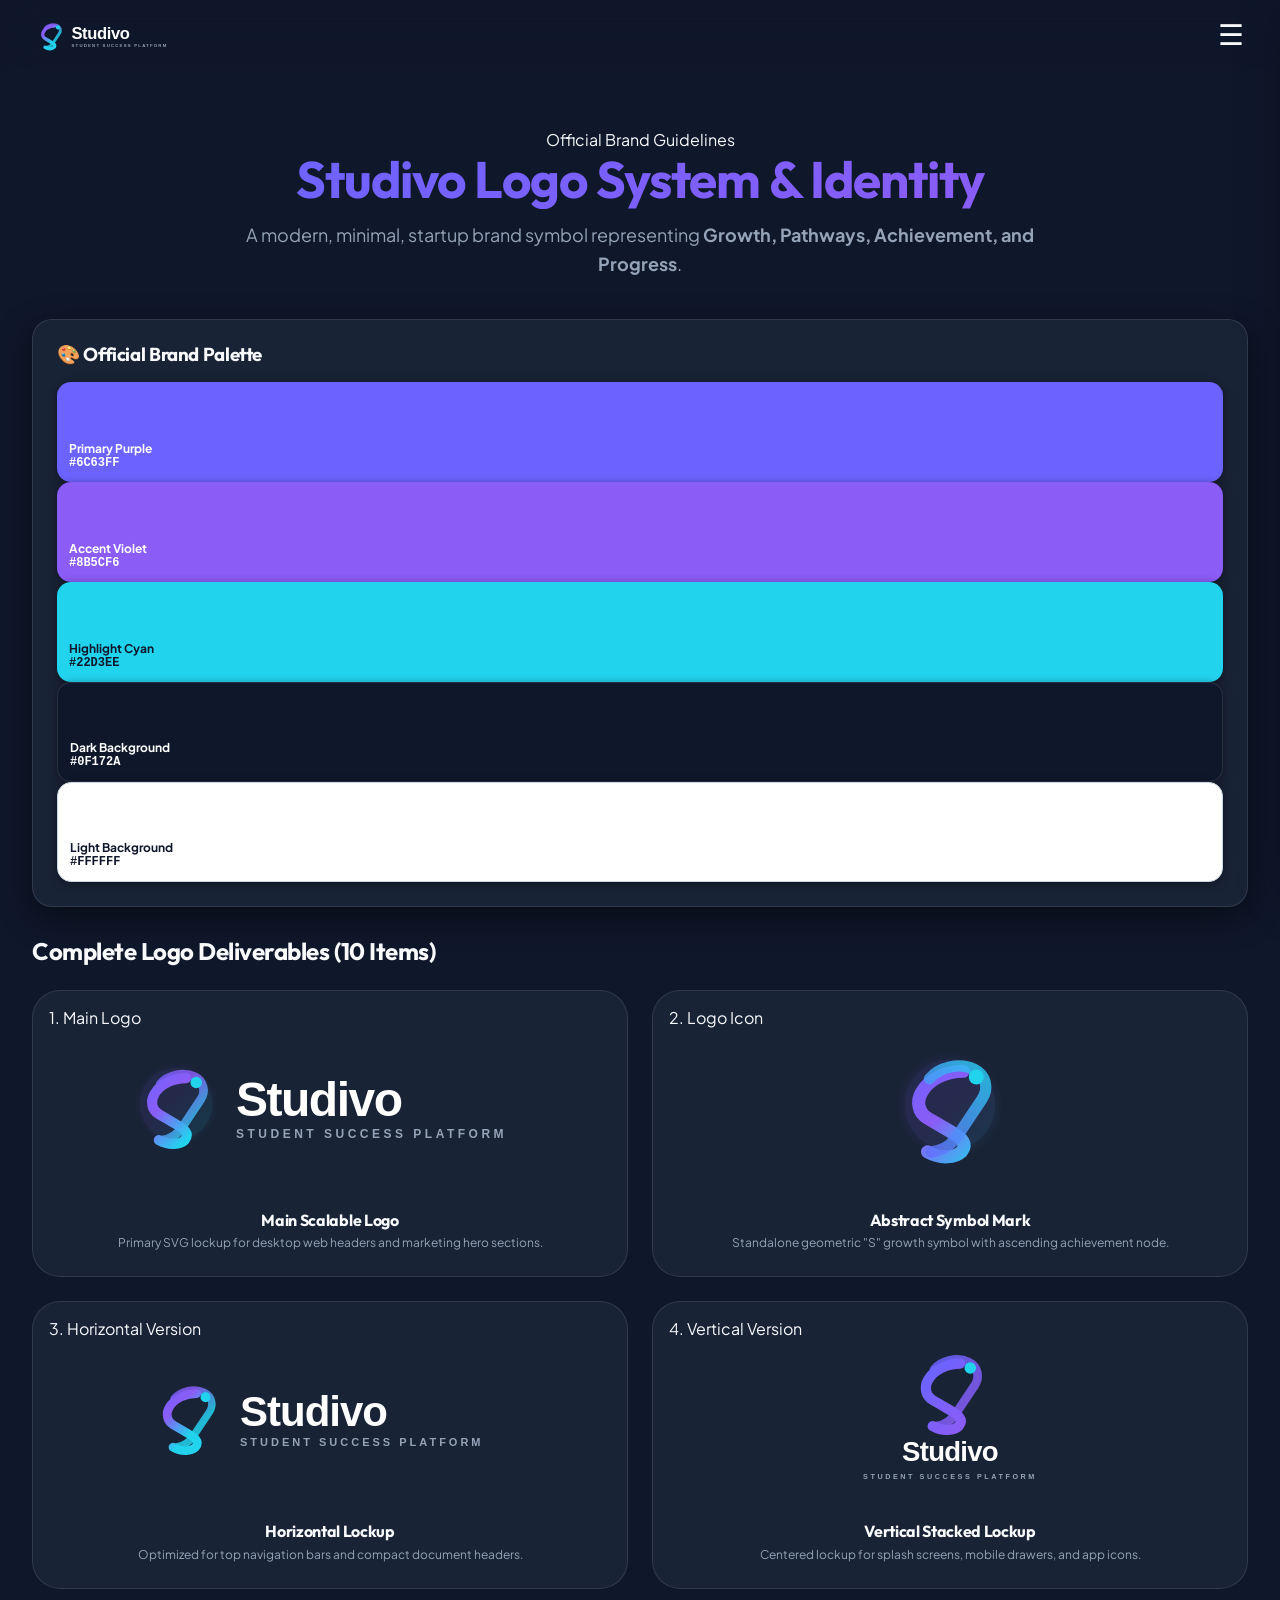
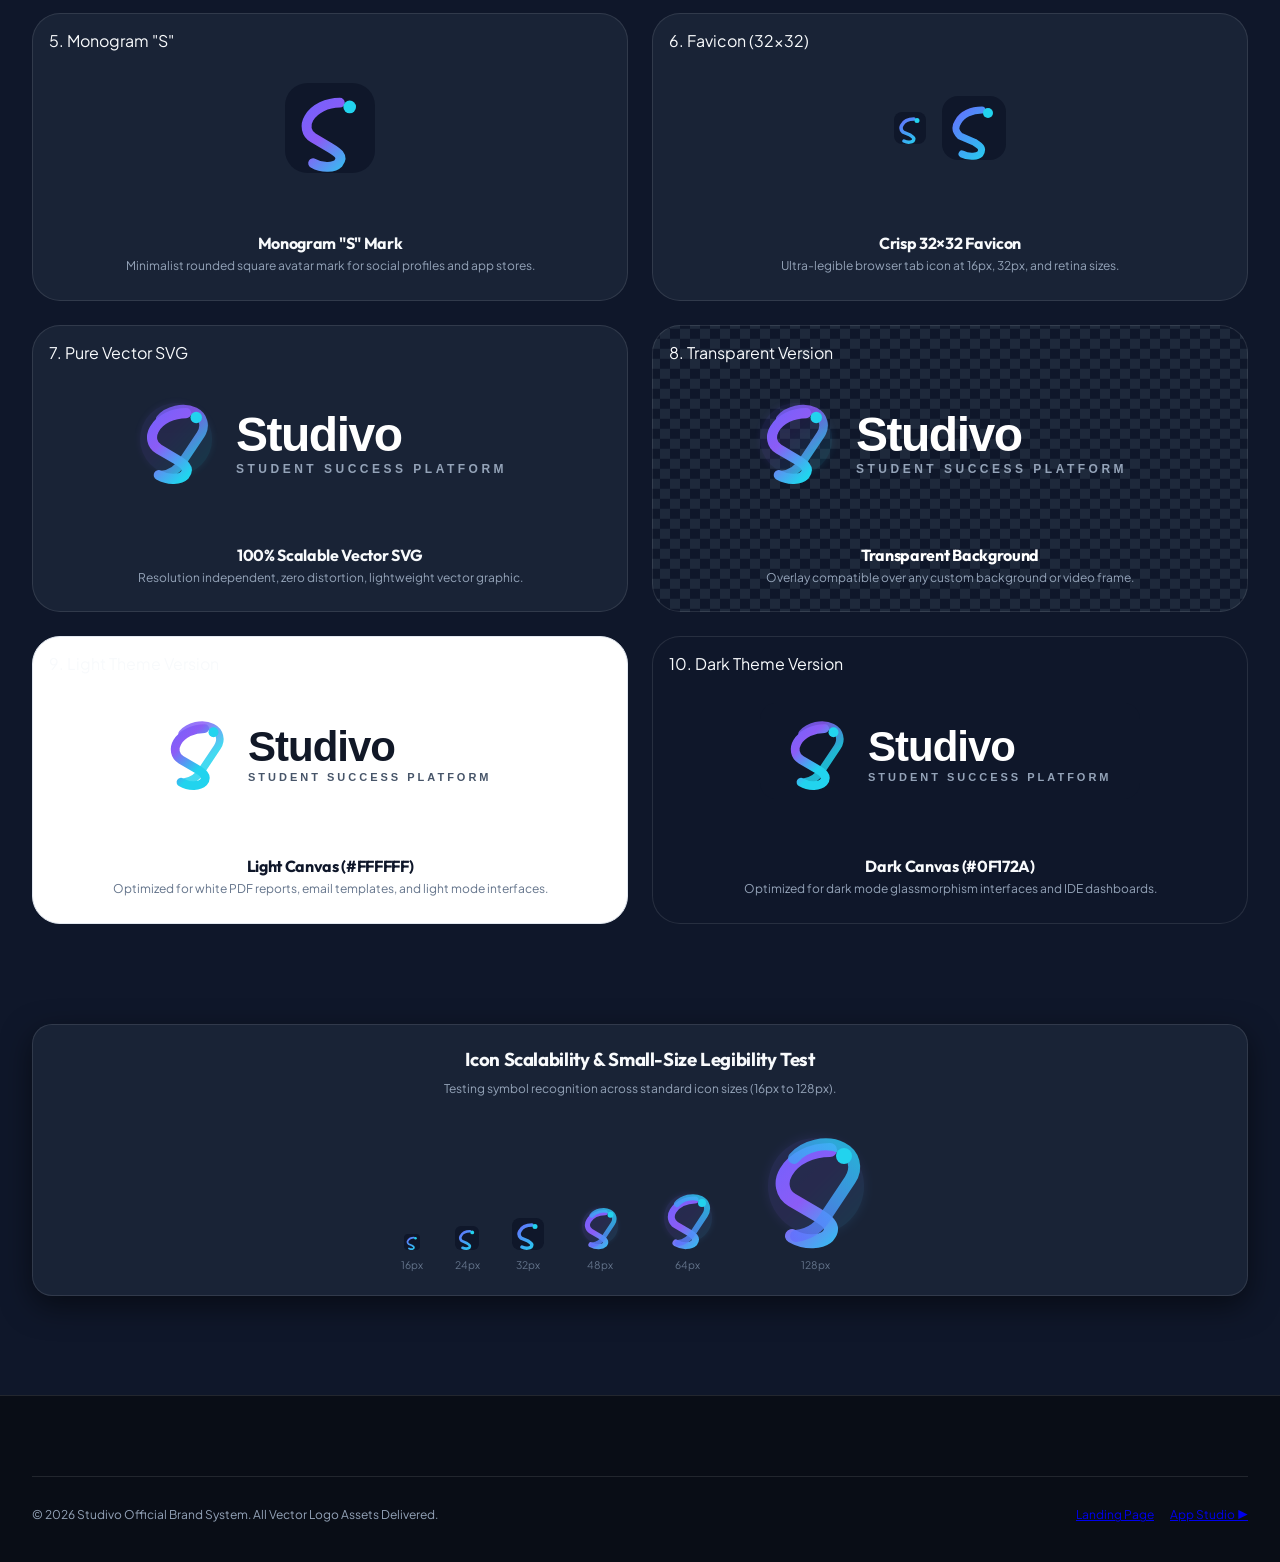
<file: logo-brand-guide.html>
<!DOCTYPE html>
<html lang="en">
<head>
  <meta charset="UTF-8">
  <meta name="viewport" content="width=device-width, initial-scale=1.0">
  <title>Studivo — Brand Identity & Official Logo System</title>
  <meta name="description" content="Official Brand Identity Guidelines and Vector Logo System for Studivo Student Success Platform.">
  
  <link rel="stylesheet" href="css/design-system.css">
  <link rel="stylesheet" href="css/landing.css">
  <style>
    .brand-grid {
      display: grid;
      grid-template-columns: repeat(2, 1fr);
      gap: var(--space-6);
    }

    .brand-deliverable-card {
      background: var(--glass-surface-1);
      border: 1px solid var(--glass-border);
      border-radius: var(--radius-xl);
      padding: var(--space-6);
      display: flex;
      flex-direction: column;
      align-items: center;
      justify-content: center;
      text-align: center;
      position: relative;
      overflow: hidden;
    }

    .brand-deliverable-card.light-bg {
      background: #FFFFFF;
      border-color: #E2E8F0;
    }

    .brand-deliverable-card.dark-bg {
      background: #0F172A;
      border-color: rgba(255,255,255,0.1);
    }

    .deliverable-preview-box {
      min-height: 180px;
      display: flex;
      align-items: center;
      justify-content: center;
      margin-bottom: var(--space-4);
      width: 100%;
    }

    .swatch-chip {
      height: 100px;
      border-radius: var(--radius-md);
      display: flex;
      flex-direction: column;
      justify-content: flex-end;
      padding: var(--space-3);
      color: white;
      font-weight: bold;
      box-shadow: var(--shadow-sm);
    }
  </style>
</head>
<body>

  <!-- STICKY NAVBAR -->
  <nav class="landing-navbar">
    <a href="index.html" class="nav-brand">
      <img src="assets/logo/logo-horizontal.svg" alt="Studivo Logo" height="38">
    </a>

    <button id="hamburger-btn" class="hamburger-btn" aria-label="Open Menu">
      ☰
    </button>
  </nav>

  <!-- Side Menu Overlay -->
  <div id="side-menu-overlay" class="side-menu-overlay"></div>

  <!-- Side Menu -->
  <aside id="side-menu" class="side-menu">
    <div class="side-menu-header">
      <h3 style="margin: 0; font-size: 1.2rem;">Menu</h3>
      <button id="side-menu-close" class="side-menu-close" aria-label="Close Menu">✖</button>
    </div>
    
    <ul class="side-nav-links">
      <li><a href="index.html">🏠 Dashboard</a></li>
      <li><a href="career.html">💼 Career Hub</a></li>
      <li><a href="wellness.html">🧠 Wellness Hub</a></li>
      <li><a href="finance.html">💰 Finance Hub</a></li>
      <li><a href="knowledge.html">📚 Knowledge Hub</a></li>
      <li><a href="gamification.html">🎮 Gamification</a></li>
      <li><a href="index.html#settings">⚙️ Settings</a></li>
    </ul>

    <div class="side-menu-footer">
      <a href="app.html" class="btn btn-primary btn-pulse" style="text-align: center;">Launch App Studio ▶</a>
    </div>
  </aside>

  <!-- HEADER -->
  <section class="landing-section" style="padding-top: 60px; padding-bottom: 40px;">
    <div style="text-align: center; max-width: 800px; margin: 0 auto;">
      <span class="badge badge-accent" style="margin-bottom: var(--space-3);">Official Brand Guidelines</span>
      <h1 class="gradient-text" style="font-size: clamp(2.2rem, 4vw, 3.5rem); margin-bottom: var(--space-3);">
        Studivo Logo System & Identity
      </h1>
      <p style="font-size: var(--text-lg); color: var(--text-muted);">
        A modern, minimal, startup brand symbol representing <strong>Growth, Pathways, Achievement, and Progress</strong>.
      </p>
    </div>
  </section>

  <!-- BRAND COLOR PALETTE -->
  <section class="landing-section" style="padding-top: 0; padding-bottom: var(--space-8);">
    <div class="glass-panel" style="padding: var(--space-6);">
      <h3 style="margin-bottom: var(--space-4);">🎨 Official Brand Palette</h3>
      
      <div class="grid-5" id="brand-palette-grid">
        <div class="swatch-chip" style="background: #6C63FF;">
          <span style="font-size: var(--text-xs);">Primary Purple</span>
          <span style="font-size: 0.75rem; font-family: monospace;">#6C63FF</span>
        </div>
        <div class="swatch-chip" style="background: #8B5CF6;">
          <span style="font-size: var(--text-xs);">Accent Violet</span>
          <span style="font-size: 0.75rem; font-family: monospace;">#8B5CF6</span>
        </div>
        <div class="swatch-chip" style="background: #22D3EE; color: #0F172A;">
          <span style="font-size: var(--text-xs);">Highlight Cyan</span>
          <span style="font-size: 0.75rem; font-family: monospace;">#22D3EE</span>
        </div>
        <div class="swatch-chip" style="background: #0F172A; border: 1px solid rgba(255,255,255,0.1);">
          <span style="font-size: var(--text-xs);">Dark Background</span>
          <span style="font-size: 0.75rem; font-family: monospace;">#0F172A</span>
        </div>
        <div class="swatch-chip" style="background: #FFFFFF; color: #0F172A; border: 1px solid #CBD5E1;">
          <span style="font-size: var(--text-xs);">Light Background</span>
          <span style="font-size: 0.75rem; font-family: monospace;">#FFFFFF</span>
        </div>
      </div>
    </div>
  </section>

  <!-- 10 DELIVERABLES SHOWCASE GRID -->
  <section class="landing-section" style="padding-top: 0;">
    <h2 style="margin-bottom: var(--space-6);">Complete Logo Deliverables (10 Items)</h2>

    <div class="brand-grid">
      
      <!-- 1. Main Logo -->
      <div class="brand-deliverable-card">
        <span class="badge badge-primary" style="position: absolute; top: 16px; left: 16px;">1. Main Logo</span>
        <div class="deliverable-preview-box">
          <img src="assets/logo/logo-main.svg" alt="Studivo Main Logo" style="max-width: 85%;">
        </div>
        <h4>Main Scalable Logo</h4>
        <p style="font-size: var(--text-xs); color: var(--text-muted); margin-top: 4px;">Primary SVG lockup for desktop web headers and marketing hero sections.</p>
      </div>

      <!-- 2. Logo Icon -->
      <div class="brand-deliverable-card">
        <span class="badge badge-primary" style="position: absolute; top: 16px; left: 16px;">2. Logo Icon</span>
        <div class="deliverable-preview-box">
          <img src="assets/logo/logo-icon.svg" alt="Studivo Logo Icon" style="height: 120px;">
        </div>
        <h4>Abstract Symbol Mark</h4>
        <p style="font-size: var(--text-xs); color: var(--text-muted); margin-top: 4px;">Standalone geometric "S" growth symbol with ascending achievement node.</p>
      </div>

      <!-- 3. Horizontal Version -->
      <div class="brand-deliverable-card">
        <span class="badge badge-primary" style="position: absolute; top: 16px; left: 16px;">3. Horizontal Version</span>
        <div class="deliverable-preview-box">
          <img src="assets/logo/logo-horizontal.svg" alt="Studivo Horizontal Logo" style="max-width: 90%;">
        </div>
        <h4>Horizontal Lockup</h4>
        <p style="font-size: var(--text-xs); color: var(--text-muted); margin-top: 4px;">Optimized for top navigation bars and compact document headers.</p>
      </div>

      <!-- 4. Vertical Version -->
      <div class="brand-deliverable-card">
        <span class="badge badge-primary" style="position: absolute; top: 16px; left: 16px;">4. Vertical Version</span>
        <div class="deliverable-preview-box">
          <img src="assets/logo/logo-vertical.svg" alt="Studivo Vertical Logo" style="height: 160px;">
        </div>
        <h4>Vertical Stacked Lockup</h4>
        <p style="font-size: var(--text-xs); color: var(--text-muted); margin-top: 4px;">Centered lockup for splash screens, mobile drawers, and app icons.</p>
      </div>

      <!-- 5. Monogram "S" -->
      <div class="brand-deliverable-card">
        <span class="badge badge-primary" style="position: absolute; top: 16px; left: 16px;">5. Monogram "S"</span>
        <div class="deliverable-preview-box">
          <img src="assets/logo/logo-monogram.svg" alt="Studivo Monogram S" style="height: 90px;">
        </div>
        <h4>Monogram "S" Mark</h4>
        <p style="font-size: var(--text-xs); color: var(--text-muted); margin-top: 4px;">Minimalist rounded square avatar mark for social profiles and app stores.</p>
      </div>

      <!-- 6. Favicon (32x32) -->
      <div class="brand-deliverable-card">
        <span class="badge badge-primary" style="position: absolute; top: 16px; left: 16px;">6. Favicon (32×32)</span>
        <div class="deliverable-preview-box" style="gap: var(--space-4);">
          <img src="assets/logo/favicon.svg" alt="Favicon 32x32" style="width: 32px; height: 32px;">
          <img src="assets/logo/favicon.svg" alt="Favicon 64x64" style="width: 64px; height: 64px;">
        </div>
        <h4>Crisp 32×32 Favicon</h4>
        <p style="font-size: var(--text-xs); color: var(--text-muted); margin-top: 4px;">Ultra-legible browser tab icon at 16px, 32px, and retina sizes.</p>
      </div>

      <!-- 7. SVG Version -->
      <div class="brand-deliverable-card">
        <span class="badge badge-accent" style="position: absolute; top: 16px; left: 16px;">7. Pure Vector SVG</span>
        <div class="deliverable-preview-box">
          <img src="assets/logo/logo-main.svg" alt="Vector SVG" style="max-width: 80%;">
        </div>
        <h4>100% Scalable Vector SVG</h4>
        <p style="font-size: var(--text-xs); color: var(--text-muted); margin-top: 4px;">Resolution independent, zero distortion, lightweight vector graphic.</p>
      </div>

      <!-- 8. Transparent Background Version -->
      <div class="brand-deliverable-card" style="background: repeating-conic-gradient(#1E293B 0% 25%, #0F172A 0% 50%) 50% / 20px 20px;">
        <span class="badge badge-success" style="position: absolute; top: 16px; left: 16px;">8. Transparent Version</span>
        <div class="deliverable-preview-box">
          <img src="assets/logo/logo-main.svg" alt="Transparent Logo" style="max-width: 80%;">
        </div>
        <h4 style="color: white;">Transparent Background</h4>
        <p style="font-size: var(--text-xs); color: #94A3B8; margin-top: 4px;">Overlay compatible over any custom background or video frame.</p>
      </div>

      <!-- 9. Light Theme Version -->
      <div class="brand-deliverable-card light-bg">
        <span class="badge badge-primary" style="position: absolute; top: 16px; left: 16px;">9. Light Theme Version</span>
        <div class="deliverable-preview-box">
          <img src="assets/logo/logo-light.svg" alt="Light Theme Logo" style="max-width: 90%;">
        </div>
        <h4 style="color: #0F172A;">Light Canvas (#FFFFFF)</h4>
        <p style="font-size: var(--text-xs); color: #64748B; margin-top: 4px;">Optimized for white PDF reports, email templates, and light mode interfaces.</p>
      </div>

      <!-- 10. Dark Theme Version -->
      <div class="brand-deliverable-card dark-bg">
        <span class="badge badge-primary" style="position: absolute; top: 16px; left: 16px;">10. Dark Theme Version</span>
        <div class="deliverable-preview-box">
          <img src="assets/logo/logo-dark.svg" alt="Dark Theme Logo" style="max-width: 90%;">
        </div>
        <h4>Dark Canvas (#0F172A)</h4>
        <p style="font-size: var(--text-xs); color: var(--text-muted); margin-top: 4px;">Optimized for dark mode glassmorphism interfaces and IDE dashboards.</p>
      </div>

    </div>
  </section>

  <!-- ICON READABILITY & SCALING TEST -->
  <section class="landing-section" style="padding-top: 0;">
    <div class="glass-panel" style="padding: var(--space-6); text-align: center;">
      <h3 style="margin-bottom: var(--space-2);">Icon Scalability & Small-Size Legibility Test</h3>
      <p style="font-size: var(--text-xs); color: var(--text-muted); margin-bottom: var(--space-6);">Testing symbol recognition across standard icon sizes (16px to 128px).</p>

      <div style="display: flex; align-items: flex-end; justify-content: center; gap: var(--space-8); flex-wrap: wrap;">
        <div>
          <img src="assets/logo/favicon.svg" alt="16px" style="width: 16px; height: 16px;">
          <div style="font-size: 0.65rem; color: var(--text-dim); margin-top: 4px;">16px</div>
        </div>
        <div>
          <img src="assets/logo/favicon.svg" alt="24px" style="width: 24px; height: 24px;">
          <div style="font-size: 0.65rem; color: var(--text-dim); margin-top: 4px;">24px</div>
        </div>
        <div>
          <img src="assets/logo/favicon.svg" alt="32px" style="width: 32px; height: 32px;">
          <div style="font-size: 0.65rem; color: var(--text-dim); margin-top: 4px;">32px</div>
        </div>
        <div>
          <img src="assets/logo/logo-icon.svg" alt="48px" style="width: 48px; height: 48px;">
          <div style="font-size: 0.65rem; color: var(--text-dim); margin-top: 4px;">48px</div>
        </div>
        <div>
          <img src="assets/logo/logo-icon.svg" alt="64px" style="width: 64px; height: 64px;">
          <div style="font-size: 0.65rem; color: var(--text-dim); margin-top: 4px;">64px</div>
        </div>
        <div>
          <img src="assets/logo/logo-icon.svg" alt="128px" style="width: 128px; height: 128px;">
          <div style="font-size: 0.65rem; color: var(--text-dim); margin-top: 4px;">128px</div>
        </div>
      </div>
    </div>
  </section>

  <!-- FOOTER -->
  <footer class="landing-footer">
    <div class="footer-bottom" style="max-width: 1280px; margin: 0 auto;">
      <div>© 2026 Studivo Official Brand System. All Vector Logo Assets Delivered.</div>
      <div style="display: flex; gap: var(--space-4);">
        <a href="index.html">Landing Page</a>
        <a href="app.html">App Studio ▶</a>
      </div>
    </div>
  </footer>

</body>
</html>
</file>
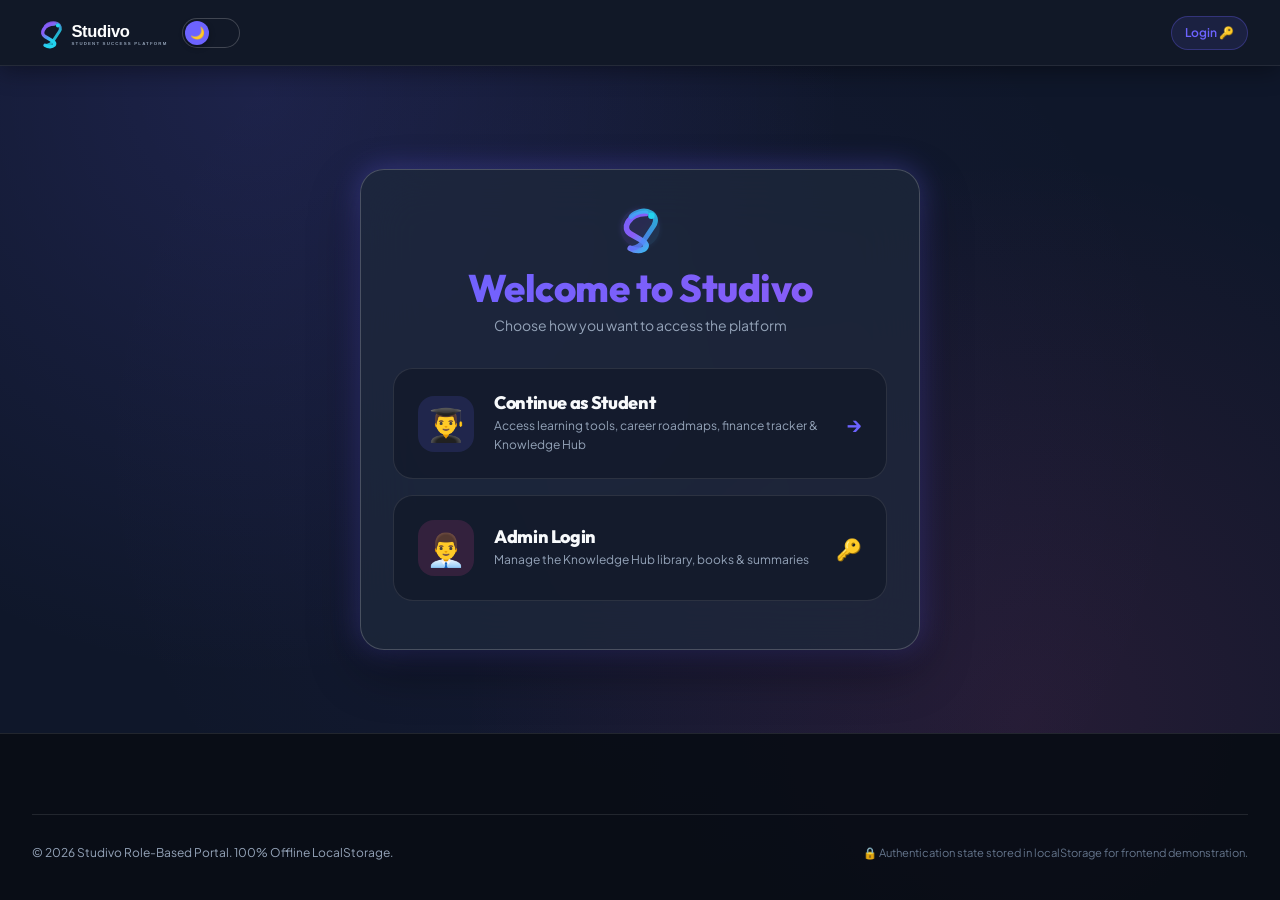
<file: wellness.html>
<!DOCTYPE html>
<html lang="en" data-theme="dark">
<head>
  <meta charset="UTF-8">
  <meta name="viewport" content="width=device-width, initial-scale=1.0">
  <title>Studivo — Mental Wellness & Self-Care Hub</title>
  <meta name="description" content="Track daily mood, journal reflections, build habits, monitor water intake, and practice 4-7-8 CSS breathing exercises completely offline.">
  
  <!-- Theme Engine & Auth Scripts in Head for Zero-Flash Theme Paint -->
  <script src="js/theme-engine.js"></script>
  <script src="js/auth.js"></script>

  <!-- CSS Design System & Custom Styles -->
  <link rel="stylesheet" href="css/design-system.css">
  <link rel="stylesheet" href="css/components.css">
  <link rel="stylesheet" href="css/landing.css">
  <style>
    /* Animated Mood Emojis */
    .mood-card-item {
      display: flex;
      flex-direction: column;
      align-items: center;
      padding: var(--space-4);
      cursor: pointer;
      border: 1px solid var(--glass-border);
      transition: all var(--transition-normal);
      border-radius: var(--radius-md);
      text-align: center;
    }

    .mood-card-item:hover, .mood-card-item.selected {
      border-color: var(--brand-accent);
      background: rgba(236, 72, 153, 0.15);
      transform: translateY(-4px);
      box-shadow: var(--shadow-glow-accent);
    }

    .animated-mood-emoji {
      font-size: 2.5rem;
      display: inline-block;
      transition: transform 0.3s ease;
    }

    .mood-card-item:hover .animated-mood-emoji {
      animation: emojiBounce 0.6s infinite alternate;
    }

    @keyframes emojiBounce {
      from { transform: translateY(0) scale(1); }
      to { transform: translateY(-8px) scale(1.15); }
    }

    /* Water Glass Icon Grid */
    .water-glass-icon {
      width: 44px;
      height: 44px;
      border-radius: var(--radius-sm);
      background: rgba(255, 255, 255, 0.05);
      border: 1px solid var(--glass-border);
      display: flex;
      align-items: center;
      justify-content: center;
      font-size: 1.3rem;
      cursor: pointer;
      transition: all var(--transition-fast);
      opacity: 0.35;
    }

    .water-glass-icon.filled {
      opacity: 1;
      background: rgba(6, 182, 212, 0.2);
      border-color: var(--brand-cyan);
      box-shadow: 0 0 15px rgba(6, 182, 212, 0.4);
      transform: scale(1.05);
    }

    /* Pure CSS Keyframe Breathing Orb */
    .css-breathing-container {
      display: flex;
      flex-direction: column;
      align-items: center;
      justify-content: center;
      padding: var(--space-8);
    }

    .css-breathing-orb {
      width: 140px;
      height: 140px;
      border-radius: 50%;
      background: var(--gradient-accent);
      display: flex;
      align-items: center;
      justify-content: center;
      color: white;
      font-weight: bold;
      font-size: var(--text-lg);
      box-shadow: 0 0 25px rgba(236, 72, 153, 0.4);
    }

    .css-breathing-orb.active-breathing-css {
      animation: cssBreatheCircle 19s infinite ease-in-out;
    }

    @keyframes cssBreatheCircle {
      0% { transform: scale(1); box-shadow: 0 0 20px rgba(99, 102, 241, 0.4); }
      21% { transform: scale(1.45); box-shadow: 0 0 60px rgba(236, 72, 153, 0.8); }
      58% { transform: scale(1.45); box-shadow: 0 0 60px rgba(139, 92, 246, 0.8); }
      100% { transform: scale(1); box-shadow: 0 0 20px rgba(99, 102, 241, 0.4); }
    }
  </style>
</head>
<body>

  <!-- ==================== STICKY NAVBAR ==================== -->
  <nav class="landing-navbar">
    <a href="index.html" class="nav-brand">
      <img src="assets/logo/logo-horizontal.svg" alt="Studivo Logo" height="38">
    </a>

    <button id="hamburger-btn" class="hamburger-btn" aria-label="Open Menu">
      ☰
    </button>
  </nav>

  <!-- Side Menu Overlay -->
  <div id="side-menu-overlay" class="side-menu-overlay"></div>

  <!-- Side Menu -->
  <aside id="side-menu" class="side-menu">
    <div class="side-menu-header">
      <h3 style="margin: 0; font-size: 1.2rem;">Menu</h3>
      <button id="side-menu-close" class="side-menu-close" aria-label="Close Menu">✖</button>
    </div>
    
    <ul class="side-nav-links">
      <li><a href="index.html">🏠 Dashboard</a></li>
      <li><a href="career.html">💼 Career Hub</a></li>
      <li><a href="wellness.html" class="active">🧠 Wellness Hub</a></li>
      <li><a href="finance.html">💰 Finance Hub</a></li>
      <li><a href="knowledge.html">📚 Knowledge Hub</a></li>
      <li><a href="gamification.html">🎮 Gamification</a></li>
      <li><a href="index.html#settings">⚙️ Settings</a></li>
    </ul>

    <div class="side-menu-footer">
      <div style="display: flex; align-items: center; justify-content: space-between; margin-bottom: var(--space-3);">
        <span style="font-size: var(--text-sm); font-weight: 600;">Theme</span>
        <!-- Sun/Moon Theme Toggle Control -->
        <button class="theme-toggle-btn" onclick="toggleTheme()" aria-label="Toggle Light and Dark Theme" title="Switch Light / Dark Theme">
          <div class="theme-toggle-thumb">
            <span class="theme-icon-sun">☀️</span>
            <span class="theme-icon-moon">🌙</span>
          </div>
        </button>
      </div>

      <a href="app.html" class="btn btn-primary btn-pulse" style="text-align: center;">Launch App Studio ▶</a>
    </div>
  </aside>

  <!-- ==================== HEADER BANNER ==================== -->
  <section class="landing-section" style="padding-top: 60px; padding-bottom: 30px;">
    <div style="text-align: center; max-width: 780px; margin: 0 auto;">
      <span class="badge badge-accent" style="margin-bottom: var(--space-3);">Offline Wellness Sanctuary</span>
      <h1 class="gradient-text-accent" style="font-size: clamp(2.2rem, 4vw, 3.5rem); margin-bottom: var(--space-3);">
        Mental Wellness & Self-Care Hub
      </h1>
      <p style="font-size: var(--text-lg); color: var(--text-muted);">
        Track daily mood, journal reflections, build habits, monitor water intake, and restore focus with pure CSS 4-7-8 breathing exercises.
      </p>
    </div>
  </section>

  <!-- ==================== DAILY MOTIVATION CARD ==================== -->
  <section class="landing-section" style="padding-top: 0; padding-bottom: var(--space-8);">
    <div class="glass-panel glass-card-glow" style="padding: var(--space-6); background: linear-gradient(135deg, rgba(236, 72, 153, 0.15), rgba(139, 92, 246, 0.1)); max-width: 900px; margin: 0 auto;">
      <div style="display: flex; justify-content: space-between; align-items: center; flex-wrap: wrap; gap: var(--space-4);">
        <div>
          <span class="badge badge-accent" style="margin-bottom: var(--space-2);">Daily Inspiration</span>
          <h3 id="motivation-quote-text" style="font-size: var(--text-xl); font-style: italic; margin-top: 4px;">
            "Small daily habits lead to extraordinary long-term transformations."
          </h3>
          <p id="motivation-author-text" style="font-size: var(--text-xs); color: var(--brand-accent); margin-top: 4px;">— James Clear</p>
        </div>
        <button class="btn btn-ghost btn-sm" onclick="wellnessHubPage.nextMotivation()">Next Quote 🔄</button>
      </div>
    </div>
  </section>

  <!-- ==================== MAIN WELLNESS GRID ==================== -->
  <section class="landing-section" style="padding-top: 0;">
    
    <!-- Top Row: Mood Tracker & Weekly Progress Ring -->
    <div class="grid-2" style="margin-bottom: var(--space-8);">
      
      <!-- 1. Mood Tracker -->
      <div class="glass-panel" style="padding: var(--space-6);">
        <h3 style="margin-bottom: var(--space-2);">Daily Mood Tracker</h3>
        <p style="font-size: var(--text-xs); color: var(--text-muted); margin-bottom: var(--space-4);">Select your current mood to update your weekly wellness index.</p>
        
        <div class="grid-5" id="mood-selector-grid">
          <!-- Rendered dynamically -->
        </div>
      </div>

      <!-- 2. Weekly Wellness Progress Circle -->
      <div class="glass-panel" style="padding: var(--space-6); text-align: center; display: flex; flex-direction: column; align-items: center; justify-content: center;">
        <h3 style="margin-bottom: var(--space-2);">Weekly Wellness Score</h3>
        <p style="font-size: var(--text-xs); color: var(--text-muted); margin-bottom: var(--space-4);">Calculated from mood, water intake, and habit completion.</p>

        <div style="position: relative; width: 130px; height: 130px; margin-bottom: var(--space-3);">
          <svg viewBox="0 0 120 120" style="transform: rotate(-90deg); width: 100%; height: 100%;">
            <defs>
              <linearGradient id="wellnessScoreGrad" x1="0%" y1="0%" x2="100%" y2="100%">
                <stop offset="0%" stop-color="#EC4899"/>
                <stop offset="100%" stop-color="#6C63FF"/>
              </linearGradient>
            </defs>
            <circle class="circle-bg" cx="60" cy="60" r="50"/>
            <circle class="circle-val" id="weekly-progress-ring" cx="60" cy="60" r="50" style="stroke: url(#wellnessScoreGrad); stroke-dashoffset: 60;"/>
          </svg>
          <div class="circle-text-center gradient-text-accent" id="weekly-progress-score" style="font-size: var(--text-2xl);">85%</div>
        </div>

        <span style="font-size: var(--text-xs); color: var(--text-muted);" id="weekly-habit-summary">Loading habit progress...</span>
      </div>

    </div>

    <!-- Middle Row: Water Intake Tracker & Pure CSS Breathing -->
    <div class="grid-2" style="margin-bottom: var(--space-8);">
      
      <!-- 3. Water Intake Tracker -->
      <div class="glass-panel" style="padding: var(--space-6);">
        <div style="display: flex; justify-content: space-between; align-items: center; margin-bottom: var(--space-2);">
          <h3>Water Intake Tracker</h3>
          <button class="btn btn-ghost btn-sm" onclick="wellnessHubPage.resetWater()">Reset 💧</button>
        </div>
        <p style="font-size: var(--text-xs); color: var(--text-muted); margin-bottom: var(--space-4);">Goal: 8 glasses (2,000ml). Tap glasses to log intake.</p>

        <div style="display: flex; justify-content: space-between; align-items: center; margin-bottom: var(--space-2);">
          <span style="font-size: var(--text-sm); font-weight: bold;" id="water-ml-text">1,250 / 2,000 ml</span>
          <span style="font-size: var(--text-xs); color: var(--brand-cyan);" id="water-pct-text">62%</span>
        </div>

        <div style="background: rgba(255,255,255,0.06); height: 10px; border-radius: 5px; overflow: hidden; margin-bottom: var(--space-6);">
          <div id="water-progress-bar" style="width: 62%; height: 100%; background: var(--gradient-emerald); transition: width 0.4s ease;"></div>
        </div>

        <div id="water-glasses-grid" style="display: flex; gap: var(--space-3); justify-content: space-between;">
          <!-- Rendered dynamically -->
        </div>
      </div>

      <!-- 4. Pure CSS Breathing Exercise -->
      <div class="glass-panel" style="padding: var(--space-6); text-align: center; display: flex; flex-direction: column; justify-content: space-between;">
        <div>
          <h3>4-7-8 Pure CSS Breathing</h3>
          <p style="font-size: var(--text-xs); color: var(--text-muted);">Keyframe animated rhythm. Inhale (4s), Hold (7s), Exhale (8s).</p>
        </div>

        <div class="css-breathing-container">
          <div class="css-breathing-orb" id="css-breathing-orb">
            <span>Breathe</span>
          </div>
          <p style="font-size: var(--text-sm); font-weight: bold; margin-top: var(--space-4);" id="css-breathing-phase">Ready to begin</p>
        </div>

        <div>
          <button class="btn btn-accent btn-lg" id="css-breathing-btn" onclick="wellnessHubPage.toggleCSSBreathing()">Start CSS Breathing ▶</button>
        </div>
      </div>

    </div>

    <!-- Bottom Row: Habit Tracker & Journal -->
    <div class="grid-2">
      
      <!-- 5. Habit Tracker Checklist -->
      <div class="glass-panel" style="padding: var(--space-6);">
        <h3 style="margin-bottom: var(--space-2);">Daily Habit Checklist</h3>
        <p style="font-size: var(--text-xs); color: var(--text-muted); margin-bottom: var(--space-4);">Check off daily micro-habits to build momentum.</p>

        <div id="habits-list-container" style="display: flex; flex-direction: column; gap: var(--space-3); margin-bottom: var(--space-6);">
          <!-- Rendered dynamically -->
        </div>

        <div style="display: flex; gap: var(--space-2);">
          <input type="text" class="input-control" id="custom-habit-input" placeholder="Add custom daily habit...">
          <button class="btn btn-secondary" onclick="
            wellnessHubPage.addCustomHabit(document.getElementById('custom-habit-input').value);
            document.getElementById('custom-habit-input').value = '';
          ">+ Add</button>
        </div>
      </div>

      <!-- 6. Daily Reflection Journal -->
      <div class="glass-panel" style="padding: var(--space-6);">
        <h3 style="margin-bottom: var(--space-2);">Daily Gratitude Journal</h3>
        <p style="font-size: var(--text-xs); color: var(--text-muted); margin-bottom: var(--space-4);">Entries stored locally in browser storage.</p>

        <div class="form-group">
          <label class="form-label">Daily Reflection</label>
          <input type="text" class="input-control" id="journal-note-input" placeholder="What went well today?">
        </div>

        <div class="form-group">
          <label class="form-label">Gratitude Focus</label>
          <input type="text" class="input-control" id="journal-gratitude-input" placeholder="What are you grateful for?">
        </div>

        <div style="display: flex; justify-content: flex-end; margin-bottom: var(--space-6);">
          <button class="btn btn-primary" onclick="
            wellnessHubPage.saveJournalEntry(
              document.getElementById('journal-note-input').value,
              document.getElementById('journal-gratitude-input').value
            );
          ">Save Reflection ✨</button>
        </div>

        <h4 style="margin-bottom: var(--space-3);">Past Journal Log</h4>
        <div id="journal-history-container">
          <!-- Rendered dynamically -->
        </div>
      </div>

    </div>

  </section>

  <!-- ==================== FOOTER ==================== -->
  <footer class="landing-footer">
    <div class="footer-bottom" style="max-width: 1280px; margin: 0 auto;">
      <div>© 2026 Studivo Wellness Hub. 100% Offline, Zero APIs, Pure HTML5/CSS3/JS.</div>
      <div style="display: flex; gap: var(--space-4);">
        <a href="index.html">Dashboard</a>
        <a href="career.html">Career Hub</a>
        <a href="finance.html">Finance Hub</a>
        <a href="gamification.html">Gamification Hub</a>
      </div>
    </div>
  </footer>

  <!-- JavaScript Module -->
  <script src="js/wellness-hub-page.js"></script>
</body>
</html>
</file>
<file: css/design-system.css>
/* ==========================================
   STUDIVO DESIGN SYSTEM - Light & Dark Theme System
   Apple / Linear / Notion Inspired Framework
   ========================================== */

@import url('https://fonts.googleapis.com/css2?family=Outfit:wght@400;500;600;700;800&family=Plus+Jakarta+Sans:wght@400;500;600;700&display=swap');

/* --- Dark Theme Tokens (Default) --- */
:root, html[data-theme="dark"] {
  --bg-primary: #0F172A;
  --bg-secondary: #1E293B;
  --bg-tertiary: #111827;

  /* Glass Surface Tokens */
  --glass-surface-1: rgba(30, 41, 59, 0.75);
  --glass-surface-2: rgba(17, 24, 39, 0.65);
  --glass-surface-hover: rgba(51, 65, 85, 0.7);
  --glass-border: rgba(255, 255, 255, 0.1);
  --glass-border-light: rgba(255, 255, 255, 0.2);
  --glass-border-glow: rgba(108, 99, 255, 0.45);

  /* Primary Brand Colors */
  --brand-primary: #6C63FF;
  --brand-primary-hover: #5A52E0;
  --brand-secondary: #8B5CF6;
  --brand-secondary-hover: #7C3AED;
  --brand-accent: #EC4899;
  --brand-cyan: #06B6D4;

  /* Status Colors */
  --status-success: #10B981;
  --status-success-bg: rgba(16, 185, 129, 0.14);
  --status-warning: #F59E0B;
  --status-warning-bg: rgba(245, 158, 11, 0.14);
  --status-danger: #EF4444;
  --status-danger-bg: rgba(239, 68, 68, 0.14);
  --status-info: #3B82F6;
  --status-info-bg: rgba(59, 130, 246, 0.14);

  /* Text & Content */
  --text-main: #F8FAFC;
  --text-muted: #94A3B8;
  --text-dim: #64748B;
  --text-inverse: #0F172A;

  /* Gradients */
  --gradient-primary: linear-gradient(135deg, #6C63FF 0%, #8B5CF6 100%);
  --gradient-accent: linear-gradient(135deg, #8B5CF6 0%, #EC4899 100%);
  --gradient-emerald: linear-gradient(135deg, #10B981 0%, #06B6D4 100%);
  --gradient-sunset: linear-gradient(135deg, #F59E0B 0%, #EF4444 100%);

  /* Shadows */
  --shadow-sm: 0 2px 10px rgba(0, 0, 0, 0.4);
  --shadow-md: 0 10px 30px rgba(0, 0, 0, 0.5);
  --shadow-lg: 0 20px 50px rgba(0, 0, 0, 0.6);
  --shadow-glow-primary: 0 0 30px rgba(108, 99, 255, 0.4);
  --shadow-glow-accent: 0 0 30px rgba(236, 72, 153, 0.4);
}

/* --- Light Theme Tokens --- */
html[data-theme="light"] {
  --bg-primary: #F8FAFC;
  --bg-secondary: #FFFFFF;
  --bg-tertiary: #F1F5F9;

  /* Glass Surface Tokens */
  --glass-surface-1: rgba(255, 255, 255, 0.88);
  --glass-surface-2: rgba(241, 245, 249, 0.82);
  --glass-surface-hover: rgba(226, 232, 240, 0.95);
  --glass-border: rgba(15, 23, 42, 0.12);
  --glass-border-light: rgba(15, 23, 42, 0.22);
  --glass-border-glow: rgba(108, 99, 255, 0.4);

  /* Primary Brand Colors */
  --brand-primary: #6C63FF;
  --brand-primary-hover: #5A52E0;
  --brand-secondary: #8B5CF6;
  --brand-secondary-hover: #7C3AED;
  --brand-accent: #EC4899;
  --brand-cyan: #06B6D4;

  /* Status Colors */
  --status-success: #059669;
  --status-success-bg: rgba(5, 150, 105, 0.12);
  --status-warning: #D97706;
  --status-warning-bg: rgba(217, 119, 6, 0.12);
  --status-danger: #DC2626;
  --status-danger-bg: rgba(220, 38, 38, 0.12);
  --status-info: #2563EB;
  --status-info-bg: rgba(37, 99, 235, 0.12);

  /* Text & Content */
  --text-main: #0F172A;
  --text-muted: #475569;
  --text-dim: #64748B;
  --text-inverse: #F8FAFC;

  /* Gradients */
  --gradient-primary: linear-gradient(135deg, #6C63FF 0%, #8B5CF6 100%);
  --gradient-accent: linear-gradient(135deg, #8B5CF6 0%, #EC4899 100%);
  --gradient-emerald: linear-gradient(135deg, #059669 0%, #06B6D4 100%);
  --gradient-sunset: linear-gradient(135deg, #D97706 0%, #DC2626 100%);

  /* Shadows */
  --shadow-sm: 0 2px 10px rgba(15, 23, 42, 0.06);
  --shadow-md: 0 10px 25px rgba(15, 23, 42, 0.08);
  --shadow-lg: 0 20px 40px rgba(15, 23, 42, 0.12);
  --shadow-glow-primary: 0 0 25px rgba(108, 99, 255, 0.25);
  --shadow-glow-accent: 0 0 25px rgba(236, 72, 153, 0.25);
}

:root {
  /* --- Typography --- */
  --font-heading: 'Outfit', -apple-system, BlinkMacSystemFont, sans-serif;
  --font-body: 'Plus Jakarta Sans', -apple-system, BlinkMacSystemFont, sans-serif;

  --text-xs: 0.75rem;
  --text-sm: 0.875rem;
  --text-base: 1rem;
  --text-lg: 1.125rem;
  --text-xl: 1.25rem;
  --text-2xl: 1.5rem;
  --text-3xl: 1.875rem;
  --text-4xl: 2.25rem;
  --text-5xl: 3.25rem;

  --weight-normal: 400;
  --weight-medium: 500;
  --weight-semibold: 600;
  --weight-bold: 700;
  --weight-extrabold: 800;

  /* --- Border Radius --- */
  --radius-xs: 6px;
  --radius-sm: 10px;
  --radius-md: 14px;
  --radius-lg: 20px;
  --radius-xl: 28px;
  --radius-full: 9999px;

  /* --- Transitions --- */
  --transition-linear: 350ms cubic-bezier(0.16, 1, 0.3, 1);
  --transition-fast: 200ms cubic-bezier(0.16, 1, 0.3, 1);
  --transition-theme: 400ms ease-in-out;

  /* Spacing Scale */
  --space-1: 0.25rem;
  --space-2: 0.5rem;
  --space-3: 0.75rem;
  --space-4: 1rem;
  --space-5: 1.25rem;
  --space-6: 1.5rem;
  --space-8: 2rem;
  --space-10: 2.5rem;
  --space-12: 3rem;
  --space-16: 4rem;
}

/* --- Base Resets & Theme Transitions --- */
*, *::before, *::after {
  box-sizing: border-box;
  margin: 0;
  padding: 0;
}

html {
  font-family: var(--font-body);
  font-size: 16px;
  color: var(--text-main);
  background-color: var(--bg-primary);
  scroll-behavior: smooth;
  -webkit-font-smoothing: antialiased;
  -moz-osx-font-smoothing: grayscale;
}

/* Smooth 400ms Theme Switch Transition Across All Elements */
body, .glass-panel, .glass-card, .landing-navbar, .app-sidebar, .top-header, 
.input-control, .btn, .problem-card, .solution-card, .stat-circle-card, 
.testimonial-card, .landing-footer, .kanban-column, .kanban-card, .fintech-stat-card,
.modal-container, .toast, .user-profile-card, .hud-item, .ambient-btn, .mood-option, .store-item-card {
  transition: background-color var(--transition-theme), border-color var(--transition-theme), color var(--transition-theme), box-shadow var(--transition-theme);
}

body {
  min-height: 100vh;
  overflow-x: hidden;
  background-color: var(--bg-primary);
  background-attachment: fixed;
}

html[data-theme="dark"] body {
  background-image: 
    radial-gradient(circle at 20% 10%, rgba(108, 99, 255, 0.15) 0%, transparent 45%),
    radial-gradient(circle at 80% 80%, rgba(236, 72, 153, 0.1) 0%, transparent 45%),
    radial-gradient(circle at 50% 50%, rgba(139, 92, 246, 0.05) 0%, transparent 70%);
}

html[data-theme="light"] body {
  background-image: 
    radial-gradient(circle at 20% 10%, rgba(108, 99, 255, 0.08) 0%, transparent 45%),
    radial-gradient(circle at 80% 80%, rgba(236, 72, 153, 0.05) 0%, transparent 45%),
    radial-gradient(circle at 50% 50%, rgba(139, 92, 246, 0.03) 0%, transparent 70%);
}

:focus-visible {
  outline: 2px solid var(--brand-primary);
  outline-offset: 3px;
  border-radius: var(--radius-xs);
}

h1, h2, h3, h4, h5, h6 {
  font-family: var(--font-heading);
  font-weight: var(--weight-bold);
  color: var(--text-main);
  line-height: 1.15;
  letter-spacing: -0.02em;
}

p {
  line-height: 1.6;
  color: var(--text-muted);
}

/* Gradient Text Polish */
.gradient-text {
  background: var(--gradient-primary);
  -webkit-background-clip: text;
  -webkit-text-fill-color: transparent;
  background-clip: text;
}

.gradient-text-accent {
  background: var(--gradient-accent);
  -webkit-background-clip: text;
  -webkit-text-fill-color: transparent;
  background-clip: text;
}

.gradient-text-emerald {
  background: var(--gradient-emerald);
  -webkit-background-clip: text;
  -webkit-text-fill-color: transparent;
  background-clip: text;
}

/* --- Sun/Moon Theme Switcher Toggle Button --- */
.theme-toggle-btn {
  width: 58px;
  height: 30px;
  border-radius: 20px;
  background: var(--bg-tertiary);
  border: 1px solid var(--glass-border-light);
  cursor: pointer;
  position: relative;
  padding: 2px;
  display: flex;
  align-items: center;
  user-select: none;
  transition: background-color var(--transition-theme), border-color var(--transition-theme);
}

.theme-toggle-thumb {
  width: 24px;
  height: 24px;
  border-radius: 50%;
  background: var(--brand-primary);
  display: flex;
  align-items: center;
  justify-content: center;
  font-size: 0.75rem;
  color: white;
  transition: transform 0.35s cubic-bezier(0.34, 1.56, 0.64, 1), background-color var(--transition-theme);
  box-shadow: 0 2px 6px rgba(0,0,0,0.3);
}

html[data-theme="light"] .theme-toggle-thumb {
  transform: translateX(28px);
  background: var(--brand-secondary);
}

html[data-theme="dark"] .theme-icon-sun { display: none; }
html[data-theme="dark"] .theme-icon-moon { display: inline; }
html[data-theme="light"] .theme-icon-sun { display: inline; }
html[data-theme="light"] .theme-icon-moon { display: none; }

/* --- Glassmorphism Components --- */
.glass-panel {
  background: var(--glass-surface-1);
  backdrop-filter: blur(20px);
  -webkit-backdrop-filter: blur(20px);
  border: 1px solid var(--glass-border);
  border-radius: var(--radius-lg);
  box-shadow: var(--shadow-md);
  will-change: transform;
  transform: translateZ(0);
}

.glass-panel-interactive:hover {
  border-color: var(--glass-border-light);
  transform: translateY(-3px) translateZ(0);
  box-shadow: var(--shadow-lg), var(--shadow-glow-primary);
}

.glass-card {
  background: var(--glass-surface-2);
  backdrop-filter: blur(14px);
  -webkit-backdrop-filter: blur(14px);
  border: 1px solid var(--glass-border);
  border-radius: var(--radius-md);
  padding: var(--space-5);
  will-change: transform;
  transform: translateZ(0);
}

/* --- Buttons System --- */
.btn {
  display: inline-flex;
  align-items: center;
  justify-content: center;
  gap: var(--space-2);
  padding: 0.65rem 1.35rem;
  font-family: var(--font-body);
  font-size: var(--text-sm);
  font-weight: var(--weight-semibold);
  border-radius: var(--radius-md);
  border: 1px solid transparent;
  cursor: pointer;
  white-space: nowrap;
  user-select: none;
  text-decoration: none;
  min-height: 42px;
}

.btn:active {
  transform: scale(0.96);
}

.btn-primary {
  background: var(--gradient-primary);
  color: #FFFFFF;
  box-shadow: var(--shadow-glow-primary);
}

.btn-primary:hover {
  background: linear-gradient(135deg, #5A52E0 0%, #7C3AED 100%);
  box-shadow: 0 0 35px rgba(108, 99, 255, 0.6);
  transform: translateY(-2px);
}

.btn-secondary {
  background: rgba(108, 99, 255, 0.12);
  color: var(--brand-primary);
  border: 1px solid rgba(108, 99, 255, 0.3);
}

.btn-secondary:hover {
  background: rgba(108, 99, 255, 0.24);
  border-color: var(--brand-primary);
  color: var(--text-main);
  transform: translateY(-1px);
}

.btn-accent {
  background: var(--gradient-accent);
  color: #FFFFFF;
  box-shadow: var(--shadow-glow-accent);
}

.btn-accent:hover {
  box-shadow: 0 0 35px rgba(236, 72, 153, 0.6);
  transform: translateY(-2px);
}

.btn-ghost {
  background: transparent;
  color: var(--text-muted);
  border: 1px solid transparent;
}

.btn-ghost:hover {
  background: var(--glass-surface-hover);
  color: var(--text-main);
  border-color: var(--glass-border);
}

.btn-sm {
  padding: 0.45rem 0.9rem;
  font-size: var(--text-xs);
  min-height: 34px;
}

.btn-lg {
  padding: 0.85rem 1.85rem;
  font-size: var(--text-base);
  min-height: 50px;
  border-radius: var(--radius-lg);
}

/* --- Inputs & Controls --- */
.input-control {
  width: 100%;
  padding: 0.75rem 1rem;
  font-family: var(--font-body);
  font-size: var(--text-sm);
  color: var(--text-main);
  background: var(--bg-tertiary);
  border: 1px solid var(--glass-border);
  border-radius: var(--radius-sm);
  outline: none;
}

.input-control:focus {
  border-color: var(--brand-primary);
  box-shadow: 0 0 0 3px rgba(108, 99, 255, 0.25);
  background: var(--bg-secondary);
}

/* --- Scroll Reveal & Keyframe Animations --- */
.reveal-on-scroll {
  opacity: 0;
  transform: translateY(20px);
  transition: opacity 0.6s cubic-bezier(0.16, 1, 0.3, 1), transform 0.6s cubic-bezier(0.16, 1, 0.3, 1);
}

.reveal-on-scroll.is-visible {
  opacity: 1;
  transform: translateY(0);
}
</file>
<file: css/components.css>
/* ==========================================
   STUDIVO COMPONENTS - Sidebar & Navigation Polish
   High-Contrast Light & Dark Theme Adaptation
   ========================================== */

/* --- App Layout Wrapper --- */
.app-container {
  display: flex;
  min-height: 100vh;
  background: var(--bg-primary);
}

/* ==================== SIDEBAR LAYOUT & NAVIGATION RIBBON ==================== */
.app-sidebar {
  width: 270px;
  background: var(--bg-tertiary);
  border-right: 1px solid var(--glass-border);
  display: flex;
  flex-direction: column;
  justify-content: space-between;
  padding: var(--space-6) var(--space-4);
  position: fixed;
  top: 0;
  bottom: 0;
  left: 0;
  z-index: 100;
  transition: background-color var(--transition-theme), border-color var(--transition-theme);
}

/* Light Mode Sidebar Overrides */
html[data-theme="light"] .app-sidebar {
  background: #FFFFFF !important;
  border-right: 1px solid #E2E8F0 !important;
  box-shadow: 2px 0 15px rgba(15, 23, 42, 0.04);
}

/* Dark Mode Sidebar Overrides */
html[data-theme="dark"] .app-sidebar {
  background: #111827 !important;
  border-right: 1px solid rgba(255, 255, 255, 0.08) !important;
}

/* Sidebar Brand Header */
.sidebar-header {
  display: flex;
  align-items: center;
  gap: var(--space-3);
  padding: 0 var(--space-2) var(--space-6);
  border-bottom: 1px solid var(--glass-border);
  margin-bottom: var(--space-4);
}

html[data-theme="light"] .sidebar-header {
  border-bottom-color: #E2E8F0;
}

/* Light Mode & Dark Mode Brand Text Color Contrast */
html[data-theme="light"] .brand-title {
  color: #111827 !important;
  -webkit-text-fill-color: #111827 !important;
}

html[data-theme="light"] .sidebar-header p,
html[data-theme="light"] .header-subtitle {
  color: #475569 !important;
}

html[data-theme="dark"] .brand-title {
  color: #FFFFFF !important;
  -webkit-text-fill-color: #FFFFFF !important;
}

html[data-theme="dark"] .sidebar-header p,
html[data-theme="dark"] .header-subtitle {
  color: #94A3B8 !important;
}

/* Nav Section Category Labels */
.nav-section-title {
  font-size: 0.72rem;
  font-weight: 800;
  text-transform: uppercase;
  letter-spacing: 1.5px;
  margin: var(--space-5) 0 var(--space-2) var(--space-3);
}

html[data-theme="light"] .nav-section-title {
  color: #475569;
}

html[data-theme="dark"] .nav-section-title {
  color: #94A3B8;
}

/* Navigation Items & Ribbon Links */
.nav-link {
  display: flex;
  align-items: center;
  gap: var(--space-3);
  padding: 0.75rem 1rem;
  font-size: var(--text-sm);
  font-weight: 500;
  border-radius: var(--radius-md);
  text-decoration: none;
  cursor: pointer;
  position: relative;
  transition: all 250ms cubic-bezier(0.16, 1, 0.3, 1);
  margin-bottom: 4px;
  opacity: 1 !important;
}

.nav-icon {
  font-size: 1.25rem;
  display: inline-flex;
  align-items: center;
  justify-content: center;
  width: 24px;
  height: 24px;
  flex-shrink: 0;
  transition: color 250ms ease, transform 200ms ease;
  opacity: 1 !important;
}

/* Light Mode Nav Link States */
html[data-theme="light"] .nav-link {
  color: #1E293B;
  border-left: 4px solid transparent;
}

html[data-theme="light"] .nav-link .nav-icon {
  color: #334155;
}

html[data-theme="light"] .nav-link:hover {
  background: #F1F5F9;
  color: #6C63FF;
  transform: translateX(3px);
}

html[data-theme="light"] .nav-link:hover .nav-icon {
  color: #6C63FF;
  transform: scale(1.12);
}

html[data-theme="light"] .nav-link.active {
  background: #EEF2FF;
  color: #6C63FF;
  font-weight: 700;
  border-left: 4px solid #6C63FF;
  box-shadow: 0 3px 12px rgba(108, 99, 255, 0.15);
}

html[data-theme="light"] .nav-link.active .nav-icon {
  color: #6C63FF;
}

/* Dark Mode Nav Link States */
html[data-theme="dark"] .nav-link {
  color: #E2E8F0;
  border-left: 4px solid transparent;
}

html[data-theme="dark"] .nav-link .nav-icon {
  color: #CBD5E1;
}

html[data-theme="dark"] .nav-link:hover {
  background: rgba(255, 255, 255, 0.08);
  color: #FFFFFF;
  transform: translateX(3px);
}

html[data-theme="dark"] .nav-link:hover .nav-icon {
  color: #6C63FF;
  transform: scale(1.12);
}

html[data-theme="dark"] .nav-link.active {
  background: var(--gradient-primary);
  color: #FFFFFF;
  font-weight: 700;
  border-left: 4px solid #EC4899;
  box-shadow: 0 4px 16px rgba(108, 99, 255, 0.35);
}

html[data-theme="dark"] .nav-link.active .nav-icon {
  color: #FFFFFF;
}

/* Sidebar Footer & User Profile Card */
.user-profile-card {
  display: flex;
  align-items: center;
  gap: var(--space-3);
  padding: var(--space-3);
  background: var(--glass-surface-2);
  border: 1px solid var(--glass-border);
  border-radius: var(--radius-md);
}

html[data-theme="light"] .user-profile-card {
  background: #F8FAFC;
  border-color: #E2E8F0;
}

html[data-theme="dark"] .user-profile-card {
  background: #1E293B;
  border-color: rgba(255, 255, 255, 0.08);
}

.avatar-circle {
  width: 38px;
  height: 38px;
  border-radius: 50%;
  background: var(--gradient-primary);
  color: white;
  font-weight: bold;
  display: flex;
  align-items: center;
  justify-content: center;
  font-size: var(--text-xs);
  position: relative;
  flex-shrink: 0;
}

.avatar-online-dot {
  width: 10px;
  height: 10px;
  border-radius: 50%;
  background: #10B981;
  border: 2px solid var(--bg-primary);
  position: absolute;
  bottom: 0;
  right: 0;
}

/* ==================== MAIN CONTENT & TOP HEADER ==================== */
.app-main {
  flex: 1;
  margin-left: 270px;
  min-height: 100vh;
  display: flex;
  flex-direction: column;
}

.top-header {
  height: 70px;
  background: var(--glass-surface-1);
  backdrop-filter: blur(20px);
  border-bottom: 1px solid var(--glass-border);
  display: flex;
  align-items: center;
  justify-content: space-between;
  padding: 0 var(--space-8);
  position: sticky;
  top: 0;
  z-index: 90;
  will-change: transform;
  transform: translateZ(0);
}

html[data-theme="light"] .top-header {
  background: rgba(255, 255, 255, 0.9);
  border-bottom-color: #E2E8F0;
}

html[data-theme="dark"] .top-header {
  background: rgba(17, 24, 39, 0.85);
  border-bottom-color: rgba(255, 255, 255, 0.08);
}

/* Gamification Topbar Status HUD */
.gamification-hud {
  display: flex;
  align-items: center;
  gap: var(--space-4);
}

.hud-item {
  display: flex;
  align-items: center;
  gap: var(--space-2);
  padding: 0.4rem 0.8rem;
  background: var(--glass-surface-2);
  border: 1px solid var(--glass-border);
  border-radius: var(--radius-full);
  font-size: var(--text-xs);
  font-weight: bold;
}

html[data-theme="light"] .hud-item {
  background: #F1F5F9;
  border-color: #CBD5E1;
  color: #0F172A;
}

html[data-theme="dark"] .hud-item {
  background: rgba(30, 41, 59, 0.8);
  border-color: rgba(255, 255, 255, 0.1);
  color: #F8FAFC;
}

.level-badge {
  padding: 0.25rem 0.75rem;
  border-radius: var(--radius-full);
  background: var(--gradient-primary);
  color: white;
  font-weight: bold;
  font-size: var(--text-xs);
}

/* Content Area */
.content-wrapper {
  padding: var(--space-8);
  flex: 1;
}

/* Mobile Sidebar Drawer Navigation */
.mobile-nav-toggle {
  display: none;
  background: transparent;
  border: none;
  color: var(--text-main);
  cursor: pointer;
}

@media (max-width: 992px) {
  .app-sidebar {
    transform: translateX(-100%);
    transition: transform 0.3s ease;
  }
  .app-sidebar.open {
    transform: translateX(0);
  }
  .app-main {
    margin-left: 0;
  }
  .mobile-nav-toggle {
    display: block;
  }
}

/* ==================== XP ANIMATIONS ==================== */
@keyframes pulseXP {
  0% { transform: scale(1); }
  50% { transform: scale(1.15); color: #10B981; }
  100% { transform: scale(1); }
}

.xp-pulse {
  animation: pulseXP 0.4s ease;
  display: inline-block;
}

/* ==================== CORE GRID HELPER UTILITIES ==================== */
.grid-2, .grid-3, .grid-4, .grid-5, .grid-dashboard {
  display: grid;
  gap: var(--space-6);
}

.grid-2 { grid-template-columns: repeat(2, 1fr); }
.grid-3 { grid-template-columns: repeat(3, 1fr); }
.grid-4 { grid-template-columns: repeat(4, 1fr); }
.grid-5 { grid-template-columns: repeat(5, 1fr); }
.grid-dashboard { grid-template-columns: 2fr 1fr; }

/* ==================== RESPONSIVE PHONE OVERRIDES ==================== */
@media (max-width: 768px) {
  .grid-2, .grid-3, .grid-4, .grid-dashboard {
    grid-template-columns: 1fr !important;
    gap: var(--space-4);
  }

  /* Optimize mood cards container */
  #mood-selector-grid, #brand-palette-grid {
    grid-template-columns: repeat(3, 1fr) !important;
    gap: var(--space-2) !important;
  }

  /* Optimize badges grid container */
  #badges-grid-container {
    grid-template-columns: repeat(2, 1fr) !important;
    gap: var(--space-3) !important;
  }

  /* Force horizontal flex containers to stack on mobile */
  .glass-card-glow > div {
    flex-direction: column !important;
    align-items: flex-start !important;
    gap: var(--space-4) !important;
  }

  .glass-card-glow > div .btn {
    width: 100% !important;
  }

  /* Transaction recent items stacking */
  #transactions-list-container .glass-card {
    flex-direction: column !important;
    align-items: flex-start !important;
    gap: var(--space-3) !important;
  }

  #transactions-list-container .glass-card > div:last-child {
    display: flex;
    width: 100%;
    align-items: center;
    justify-content: space-between;
    border-top: 1px solid var(--glass-border);
    padding-top: var(--space-2);
  }
}

@media (max-width: 480px) {
  #badges-grid-container {
    grid-template-columns: 1fr !important;
  }
  
  #mood-selector-grid, #brand-palette-grid {
    grid-template-columns: repeat(2, 1fr) !important;
  }
}
</file>
<file: css/views.css>
/* ==========================================
   STUDIVO VIEWS - Specific Feature Layouts
   ========================================== */

/* --- 1. Career View Styles --- */
/* Kanban Board */
.kanban-board {
  display: grid;
  grid-template-columns: repeat(4, 1fr);
  gap: var(--space-4);
  align-items: start;
  overflow-x: auto;
  padding-bottom: var(--space-4);
}

.kanban-column {
  background: rgba(15, 23, 42, 0.4);
  border: 1px solid var(--glass-border);
  border-radius: var(--radius-md);
  padding: var(--space-4);
  min-height: 480px;
  display: flex;
  flex-direction: column;
  gap: var(--space-3);
}

.kanban-column-header {
  display: flex;
  align-items: center;
  justify-content: space-between;
  padding-bottom: var(--space-3);
  border-bottom: 1px solid var(--glass-border);
  font-weight: var(--weight-bold);
  font-size: var(--text-sm);
}

.kanban-count {
  background: rgba(255, 255, 255, 0.08);
  padding: 2px 8px;
  border-radius: var(--radius-full);
  font-size: var(--text-xs);
  color: var(--text-muted);
}

.kanban-card {
  background: var(--glass-surface-2);
  border: 1px solid var(--glass-border);
  border-radius: var(--radius-sm);
  padding: var(--space-4);
  cursor: grab;
  transition: all var(--transition-fast);
}

.kanban-card:hover {
  border-color: var(--glass-border-light);
  transform: translateY(-2px);
  box-shadow: var(--shadow-sm);
}

.job-company {
  font-size: var(--text-xs);
  color: var(--brand-primary);
  font-weight: var(--weight-semibold);
}

.job-title {
  font-size: var(--text-base);
  font-weight: var(--weight-bold);
  margin: var(--space-1) 0;
}

.job-meta {
  display: flex;
  align-items: center;
  justify-content: space-between;
  font-size: var(--text-xs);
  color: var(--text-muted);
  margin-top: var(--space-3);
}

/* Flashcards 3D Flip */
.flashcard-container {
  perspective: 1000px;
  width: 100%;
  max-width: 480px;
  height: 280px;
  margin: 0 auto;
  cursor: pointer;
}

.flashcard {
  width: 100%;
  height: 100%;
  position: relative;
  transform-style: preserve-3d;
  transition: transform 0.6s cubic-bezier(0.4, 0, 0.2, 1);
}

.flashcard.flipped {
  transform: rotateY(180deg);
}

.flashcard-front, .flashcard-back {
  position: absolute;
  width: 100%;
  height: 100%;
  backface-visibility: hidden;
  display: flex;
  flex-direction: column;
  align-items: center;
  justify-content: center;
  padding: var(--space-8);
  border-radius: var(--radius-lg);
  text-align: center;
  background: var(--glass-surface-1);
  border: 1px solid var(--glass-border-light);
  box-shadow: var(--shadow-lg), var(--shadow-glow-primary);
}

.flashcard-back {
  transform: rotateY(180deg);
  background: linear-gradient(135deg, rgba(30, 41, 59, 0.95), rgba(15, 23, 42, 0.95));
  border-color: rgba(139, 92, 246, 0.4);
}

/* --- 2. Wellness View Styles --- */
/* Focus Pomodoro Timer Circle */
.timer-display-wrapper {
  position: relative;
  width: 240px;
  height: 240px;
  margin: 0 auto var(--space-6);
  display: flex;
  align-items: center;
  justify-content: center;
}

.timer-svg {
  width: 100%;
  height: 100%;
  transform: rotate(-90deg);
}

.timer-bg-circle {
  fill: none;
  stroke: rgba(255, 255, 255, 0.05);
  stroke-width: 10;
}

.timer-progress-circle {
  fill: none;
  stroke: url(#timerGradient);
  stroke-width: 10;
  stroke-linecap: round;
  stroke-dasharray: 690;
  stroke-dashoffset: 0;
  transition: stroke-dashoffset 1s linear;
}

.timer-time {
  position: absolute;
  font-family: var(--font-heading);
  font-size: var(--text-5xl);
  font-weight: var(--weight-extrabold);
  letter-spacing: -0.03em;
}

/* Ambient Sound Selector Buttons */
.ambient-grid {
  display: grid;
  grid-template-columns: repeat(4, 1fr);
  gap: var(--space-3);
  margin-top: var(--space-4);
}

.ambient-btn {
  display: flex;
  flex-direction: column;
  align-items: center;
  gap: var(--space-2);
  padding: var(--space-4);
  background: var(--glass-surface-2);
  border: 1px solid var(--glass-border);
  border-radius: var(--radius-md);
  cursor: pointer;
  color: var(--text-muted);
  transition: all var(--transition-fast);
}

.ambient-btn.active {
  background: rgba(99, 102, 241, 0.2);
  border-color: var(--brand-primary);
  color: var(--text-main);
  box-shadow: var(--shadow-glow-primary);
}

/* Breathing Orb */
.breathing-orb-wrapper {
  display: flex;
  flex-direction: column;
  align-items: center;
  justify-content: center;
  padding: var(--space-8);
}

.breathing-orb {
  width: 160px;
  height: 160px;
  border-radius: 50%;
  background: var(--gradient-accent);
  display: flex;
  align-items: center;
  justify-content: center;
  color: white;
  font-weight: var(--weight-bold);
  font-size: var(--text-lg);
  box-shadow: 0 0 30px rgba(236, 72, 153, 0.4);
  transition: transform 0.5s ease;
}

.breathing-orb.animating {
  animation: breatheAnimation 19s infinite ease-in-out;
}

.breathing-phase-text {
  font-size: var(--text-2xl);
  font-weight: var(--weight-extrabold);
  margin-top: var(--space-6);
}

/* Mood Grid Selector */
.mood-selector {
  display: flex;
  justify-content: space-between;
  gap: var(--space-3);
  margin: var(--space-4) 0;
}

.mood-option {
  flex: 1;
  display: flex;
  flex-direction: column;
  align-items: center;
  gap: var(--space-2);
  padding: var(--space-4);
  background: var(--glass-surface-2);
  border: 1px solid var(--glass-border);
  border-radius: var(--radius-md);
  cursor: pointer;
  font-size: 1.8rem;
  transition: all var(--transition-fast);
}

.mood-option:hover, .mood-option.selected {
  background: rgba(139, 92, 246, 0.2);
  border-color: var(--brand-secondary);
  transform: translateY(-3px);
  box-shadow: var(--shadow-glow-primary);
}

/* --- 3. Finance View Styles --- */
.expense-item {
  display: flex;
  align-items: center;
  justify-content: space-between;
  padding: var(--space-4);
  background: var(--glass-surface-2);
  border: 1px solid var(--glass-border);
  border-radius: var(--radius-sm);
  margin-bottom: var(--space-2);
}

.expense-category-icon {
  width: 38px;
  height: 38px;
  border-radius: var(--radius-sm);
  background: rgba(99, 102, 241, 0.12);
  color: var(--brand-primary);
  display: flex;
  align-items: center;
  justify-content: center;
}

.expense-amount {
  font-weight: var(--weight-bold);
  font-size: var(--text-base);
  color: var(--status-danger);
}

/* --- 4. Gamification & Quests View --- */
.quest-card {
  display: flex;
  align-items: center;
  justify-content: space-between;
  padding: var(--space-4) var(--space-5);
  background: var(--glass-surface-2);
  border: 1px solid var(--glass-border);
  border-radius: var(--radius-md);
  margin-bottom: var(--space-3);
  transition: all var(--transition-fast);
}

.quest-card:hover {
  border-color: var(--glass-border-light);
}

.quest-card.completed {
  opacity: 0.65;
  background: rgba(16, 185, 129, 0.05);
  border-color: rgba(16, 185, 129, 0.2);
}

.store-item-card {
  display: flex;
  flex-direction: column;
  align-items: center;
  text-align: center;
  gap: var(--space-3);
  padding: var(--space-6);
  background: var(--glass-surface-2);
  border: 1px solid var(--glass-border);
  border-radius: var(--radius-lg);
  transition: all var(--transition-normal);
}

.store-item-card:hover {
  transform: translateY(-4px);
  border-color: var(--brand-accent);
  box-shadow: var(--shadow-glow-accent);
}

/* --- 5. Design System Showcase View --- */
.styleguide-section {
  margin-bottom: var(--space-12);
}

.styleguide-title {
  font-size: var(--text-2xl);
  font-weight: var(--weight-bold);
  margin-bottom: var(--space-4);
  padding-bottom: var(--space-2);
  border-bottom: 1px solid var(--glass-border);
  display: flex;
  align-items: center;
  gap: var(--space-3);
}

.swatch-grid {
  display: grid;
  grid-template-columns: repeat(auto-fill, minmax(160px, 1fr));
  gap: var(--space-4);
}

.swatch-card {
  border-radius: var(--radius-md);
  overflow: hidden;
  border: 1px solid var(--glass-border);
  background: var(--glass-surface-2);
}

.swatch-color {
  height: 90px;
  width: 100%;
}

.swatch-meta {
  padding: var(--space-3);
}

.swatch-name {
  font-size: var(--text-xs);
  font-weight: var(--weight-bold);
  color: var(--text-main);
}

.swatch-hex {
  font-size: 0.7rem;
  color: var(--text-muted);
  font-family: monospace;
}

.icon-grid {
  display: grid;
  grid-template-columns: repeat(auto-fill, minmax(120px, 1fr));
  gap: var(--space-3);
}

.icon-card {
  display: flex;
  flex-direction: column;
  align-items: center;
  gap: var(--space-2);
  padding: var(--space-4);
  background: var(--glass-surface-2);
  border: 1px solid var(--glass-border);
  border-radius: var(--radius-md);
  transition: all var(--transition-fast);
}

.icon-card:hover {
  background: rgba(99, 102, 241, 0.15);
  border-color: var(--brand-primary);
  color: #FFFFFF;
}

.icon-card span {
  font-size: var(--text-xs);
  color: var(--text-muted);
}
</file>
<file: css/landing.css>
/* ==========================================
   STUDIVO LANDING PAGE STYLES
   Ultra-Premium Glassmorphic Landing Page
   ========================================== */

/* --- Sticky Navbar --- */
/* ==================== TOP NAVIGATION SAAS PILL TABS REDESIGN ==================== */
.landing-navbar {
  position: sticky;
  top: 0;
  z-index: 1000;
  display: flex;
  align-items: center;
  justify-content: space-between;
  padding: 0.85rem var(--space-8);
  transition: background var(--transition-theme), border-color var(--transition-theme), box-shadow var(--transition-theme);
  backdrop-filter: blur(18px);
  -webkit-backdrop-filter: blur(18px);
  will-change: transform;
  transform: translateZ(0);
}

/* Light Mode SaaS Navbar */
html[data-theme="light"] .landing-navbar {
  background: #FFFFFF !important;
  border-bottom: 1px solid #E2E8F0 !important;
  box-shadow: 0 4px 20px rgba(15, 23, 42, 0.04) !important;
}

/* Dark Mode SaaS Navbar */
html[data-theme="dark"] .landing-navbar {
  background: #111827 !important;
  border-bottom: 1px solid rgba(255, 255, 255, 0.08) !important;
  box-shadow: 0 4px 25px rgba(0, 0, 0, 0.4) !important;
}

.nav-brand {
  display: flex;
  align-items: center;
  gap: var(--space-3);
  text-decoration: none;
}

.nav-links {
  display: flex;
  align-items: center;
  gap: 28px;
  list-style: none;
}

.nav-links a {
  text-decoration: none !important;
  border-bottom: none !important;
  font-size: 16px;
  font-weight: 600;
  padding: 9px 16px;
  border-radius: 12px;
  transition: all 250ms cubic-bezier(0.16, 1, 0.3, 1);
  display: inline-flex;
  align-items: center;
  justify-content: center;
  cursor: pointer;
  opacity: 1 !important;
}

.nav-links a::after,
.nav-links a::before {
  display: none !important;
}

/* ==================== LIGHT MODE SAAS TAB STATES ==================== */
html[data-theme="light"] .nav-links a {
  color: #111827 !important;
  background: transparent;
}

html[data-theme="light"] .nav-links a:hover {
  color: #111827 !important;
  background: #F8FAFC !important;
  transform: scale(1.02);
}

html[data-theme="light"] .nav-links a.active {
  color: #BE185D !important;
  background: #FCE7F3 !important;
  font-weight: 700;
  box-shadow: 0 2px 8px rgba(236, 72, 153, 0.15);
}

/* ==================== DARK MODE SAAS TAB STATES ==================== */
html[data-theme="dark"] .nav-links a {
  color: #F8FAFC !important;
  background: transparent;
}

html[data-theme="dark"] .nav-links a:hover {
  color: #FFFFFF !important;
  background: rgba(255, 255, 255, 0.08) !important;
  transform: scale(1.02);
}

html[data-theme="dark"] .nav-links a.active {
  color: #FFFFFF !important;
  background: rgba(108, 99, 255, 0.18) !important;
  font-weight: 700;
  border: 1px solid rgba(108, 99, 255, 0.3) !important;
  box-shadow: 0 4px 15px rgba(108, 99, 255, 0.25);
}

/* --- Hero Section --- */
.hero-section {
  position: relative;
  padding: 100px var(--space-8) 120px;
  max-width: 1280px;
  margin: 0 auto;
  display: grid;
  grid-template-columns: 1.1fr 0.9fr;
  gap: var(--space-10);
  align-items: center;
  overflow: hidden;
}

.hero-content {
  display: flex;
  flex-direction: column;
  gap: var(--space-6);
  z-index: 2;
}

.hero-badge {
  align-self: flex-start;
  display: inline-flex;
  align-items: center;
  gap: var(--space-2);
  padding: 0.5rem 1rem;
  background: rgba(99, 102, 241, 0.12);
  border: 1px solid rgba(99, 102, 241, 0.3);
  border-radius: var(--radius-full);
  font-size: var(--text-xs);
  font-weight: var(--weight-semibold);
  color: #A5B4FC;
  box-shadow: var(--shadow-glow-primary);
}

.hero-headline {
  font-size: clamp(2.5rem, 5vw, 4rem);
  line-height: 1.1;
  font-weight: var(--weight-extrabold);
  letter-spacing: -0.03em;
}

.hero-subheading {
  font-size: var(--text-lg);
  color: var(--text-muted);
  max-width: 540px;
  line-height: 1.6;
}

.hero-cta-group {
  display: flex;
  align-items: center;
  gap: var(--space-4);
  margin-top: var(--space-2);
}

.btn-pulse {
  animation: buttonPulse 2.5s infinite;
}

@keyframes buttonPulse {
  0%, 100% { box-shadow: 0 0 25px rgba(99, 102, 241, 0.4); }
  50% { box-shadow: 0 0 45px rgba(236, 72, 153, 0.7); }
}

/* Floating Hero Container */
.hero-visual-wrapper {
  position: relative;
  display: flex;
  align-items: center;
  justify-content: center;
  min-height: 480px;
}

/* SVG Illustration Frame */
.hero-illustration {
  width: 100%;
  max-width: 460px;
  filter: drop-shadow(0 20px 40px rgba(0,0,0,0.5));
  animation: floatMain 6s ease-in-out infinite;
}

@keyframes floatMain {
  0%, 100% { transform: translateY(0px) rotate(0deg); }
  50% { transform: translateY(-12px) rotate(1deg); }
}

/* Floating Cards Surrounding Hero */
.floating-card {
  position: absolute;
  background: rgba(15, 23, 42, 0.85);
  backdrop-filter: blur(16px);
  -webkit-backdrop-filter: blur(16px);
  border: 1px solid var(--glass-border-light);
  border-radius: var(--radius-md);
  padding: var(--space-4) var(--space-5);
  box-shadow: var(--shadow-lg), var(--shadow-glow-primary);
  display: flex;
  align-items: center;
  gap: var(--space-3);
  z-index: 3;
  will-change: transform;
  transform: translateZ(0);
}

.floating-card-1 {
  top: 10%;
  left: -20px;
  animation: floatCard1 5s ease-in-out infinite;
}

.floating-card-2 {
  bottom: 12%;
  right: -10px;
  animation: floatCard2 7s ease-in-out infinite;
}

.floating-card-3 {
  top: 60%;
  left: -40px;
  animation: floatCard3 6s ease-in-out infinite;
}

@keyframes floatCard1 {
  0%, 100% { transform: translateY(0px) rotate(-2deg); }
  50% { transform: translateY(-15px) rotate(1deg); }
}

@keyframes floatCard2 {
  0%, 100% { transform: translateY(0px) rotate(2deg); }
  50% { transform: translateY(-18px) rotate(-1deg); }
}

@keyframes floatCard3 {
  0%, 100% { transform: translateY(0px) rotate(-1deg); }
  50% { transform: translateY(-10px) rotate(2deg); }
}

/* --- Section Container Base --- */
.landing-section {
  padding: 100px var(--space-8);
  max-width: 1280px;
  margin: 0 auto;
}

.section-header {
  text-align: center;
  max-width: 680px;
  margin: 0 auto 60px;
}

.section-header h2 {
  font-size: var(--text-3xl);
  margin-top: var(--space-2);
}

.section-tag {
  font-size: var(--text-xs);
  font-weight: var(--weight-bold);
  text-transform: uppercase;
  letter-spacing: 0.1em;
  color: var(--brand-accent);
}

/* --- Problem Section --- */
.problem-grid {
  display: grid;
  grid-template-columns: repeat(4, 1fr);
  gap: var(--space-6);
}

.problem-card {
  background: var(--glass-surface-1);
  border: 1px solid var(--glass-border);
  border-radius: var(--radius-lg);
  padding: var(--space-6);
  position: relative;
  overflow: hidden;
  transition: all var(--transition-normal);
}

.problem-card:hover {
  transform: translateY(-6px);
  border-color: rgba(239, 68, 68, 0.4);
  box-shadow: 0 12px 30px rgba(239, 68, 68, 0.15);
}

.problem-icon {
  width: 52px;
  height: 52px;
  border-radius: var(--radius-md);
  background: rgba(239, 68, 68, 0.12);
  color: var(--status-danger);
  display: flex;
  align-items: center;
  justify-content: center;
  font-size: 1.5rem;
  margin-bottom: var(--space-4);
}

/* --- Solution Section --- */
.solution-grid {
  display: grid;
  grid-template-columns: repeat(2, 1fr);
  gap: var(--space-8);
}

.solution-card {
  background: var(--glass-surface-1);
  backdrop-filter: blur(16px);
  border: 1px solid var(--glass-border);
  border-radius: var(--radius-xl);
  padding: var(--space-8);
  position: relative;
  overflow: hidden;
  transition: all var(--transition-normal);
  display: flex;
  flex-direction: column;
  justify-content: space-between;
}

.solution-card:hover {
  transform: translateY(-8px);
  border-color: var(--glass-border-glow);
  box-shadow: var(--shadow-lg), var(--shadow-glow-primary);
}

.solution-card-header {
  display: flex;
  align-items: center;
  gap: var(--space-4);
  margin-bottom: var(--space-4);
}

.solution-icon-box {
  width: 60px;
  height: 60px;
  border-radius: var(--radius-lg);
  display: flex;
  align-items: center;
  justify-content: center;
  font-size: 1.8rem;
  background: var(--gradient-primary);
  color: white;
  box-shadow: var(--shadow-glow-primary);
}

.solution-card-features {
  list-style: none;
  margin: var(--space-4) 0;
  display: flex;
  flex-direction: column;
  gap: var(--space-2);
}

.solution-card-features li {
  display: flex;
  align-items: center;
  gap: var(--space-2);
  font-size: var(--text-sm);
  color: var(--text-muted);
}

.solution-card-features li::before {
  content: '✓';
  color: var(--status-success);
  font-weight: bold;
}

/* --- Why Studivo (Stats & Progress Circles) --- */
.stats-grid {
  display: grid;
  grid-template-columns: repeat(4, 1fr);
  gap: var(--space-6);
}

.stat-circle-card {
  background: var(--glass-surface-1);
  border: 1px solid var(--glass-border);
  border-radius: var(--radius-lg);
  padding: var(--space-6);
  text-align: center;
  display: flex;
  flex-direction: column;
  align-items: center;
  transition: all var(--transition-normal);
}

.stat-circle-card:hover {
  transform: translateY(-4px);
  border-color: var(--glass-border-light);
}

.circle-svg-wrapper {
  position: relative;
  width: 120px;
  height: 120px;
  margin-bottom: var(--space-4);
}

.circle-svg-wrapper svg {
  transform: rotate(-90deg);
  width: 100%;
  height: 100%;
}

.circle-bg {
  fill: none;
  stroke: rgba(255, 255, 255, 0.06);
  stroke-width: 8;
}

.circle-val {
  fill: none;
  stroke: url(#statGradient1);
  stroke-width: 8;
  stroke-linecap: round;
  stroke-dasharray: 314;
  transition: stroke-dashoffset 2s ease;
}

.circle-text-center {
  position: absolute;
  top: 50%;
  left: 50%;
  transform: translate(-50%, -50%);
  font-family: var(--font-heading);
  font-size: var(--text-xl);
  font-weight: var(--weight-extrabold);
}

/* --- Testimonials --- */
.testimonials-grid {
  display: grid;
  grid-template-columns: repeat(3, 1fr);
  gap: var(--space-6);
}

.testimonial-card {
  background: var(--glass-surface-1);
  border: 1px solid var(--glass-border);
  border-radius: var(--radius-lg);
  padding: var(--space-6);
  display: flex;
  flex-direction: column;
  justify-content: space-between;
  transition: all var(--transition-normal);
}

.testimonial-card:hover {
  transform: translateY(-6px);
  border-color: var(--brand-secondary);
  box-shadow: var(--shadow-glow-primary);
}

.testimonial-stars {
  color: #F59E0B;
  margin-bottom: var(--space-3);
}

.testimonial-author {
  display: flex;
  align-items: center;
  gap: var(--space-3);
  margin-top: var(--space-6);
}

.author-avatar {
  width: 44px;
  height: 44px;
  border-radius: 50%;
  background: var(--gradient-accent);
  display: flex;
  align-items: center;
  justify-content: center;
  font-weight: bold;
  color: white;
}

/* --- Footer --- */
.landing-footer {
  background: rgba(9, 13, 22, 0.95);
  border-top: 1px solid var(--glass-border);
  padding: 80px var(--space-8) 40px;
}

.footer-inner {
  max-width: 1280px;
  margin: 0 auto;
  display: grid;
  grid-template-columns: 2fr 1fr 1fr 1.5fr;
  gap: var(--space-8);
  margin-bottom: 60px;
}

.footer-bottom {
  max-width: 1280px;
  margin: 0 auto;
  padding-top: 30px;
  border-top: 1px solid var(--glass-border);
  display: flex;
  align-items: center;
  justify-content: space-between;
  font-size: var(--text-xs);
  color: var(--text-muted);
}

/* Landing Responsive Queries */
@media (max-width: 1024px) {
  .hero-section {
    grid-template-columns: 1fr;
    text-align: center;
    padding-top: 60px;
  }
  .hero-badge {
    align-self: center;
  }
  .hero-subheading {
    margin: 0 auto;
  }
  .hero-cta-group {
    justify-content: center;
  }
  .problem-grid, .stats-grid, .testimonials-grid {
    grid-template-columns: repeat(2, 1fr);
  }
  .solution-grid {
    grid-template-columns: 1fr;
  }
  .footer-inner {
    grid-template-columns: repeat(2, 1fr);
  }
}

@media (max-width: 640px) {
  .problem-grid, .stats-grid, .testimonials-grid, .footer-inner {
    grid-template-columns: 1fr;
  }
  .nav-links {
    display: none; /* Mobile navigation toggle can be added */
  }
  .landing-navbar {
    padding: 0 var(--space-4);
  }
  .hero-headline {
    font-size: 2.2rem;
  }
}

/* ==================== HAMBURGER & SIDE MENU ==================== */
.hamburger-btn {
  background: transparent;
  border: none;
  font-size: 1.8rem;
  cursor: pointer;
  color: var(--text-main);
  transition: transform var(--transition-normal), color var(--transition-theme);
  display: flex;
  align-items: center;
  justify-content: center;
  padding: 4px;
}

.hamburger-btn:hover {
  transform: scale(1.1);
  color: var(--brand-primary);
}

.side-menu-overlay {
  position: fixed;
  top: 0;
  left: 0;
  width: 100vw;
  height: 100vh;
  background: rgba(0, 0, 0, 0.4);
  backdrop-filter: blur(4px);
  -webkit-backdrop-filter: blur(4px);
  z-index: 1001;
  opacity: 0;
  pointer-events: none;
  transition: opacity 300ms ease;
}

.side-menu-overlay.open {
  opacity: 1;
  pointer-events: auto;
}

.side-menu {
  position: fixed;
  top: 0;
  right: -340px;
  width: 320px;
  max-width: 85vw;
  height: 100vh;
  border-radius: 28px 0 0 28px;
  background: var(--glass-surface-1);
  backdrop-filter: blur(30px);
  -webkit-backdrop-filter: blur(30px);
  border-left: 1px solid var(--glass-border);
  box-shadow: -15px 0 50px rgba(0, 0, 0, 0.25);
  z-index: 1002;
  padding: var(--space-8) var(--space-6);
  display: flex;
  flex-direction: column;
  gap: var(--space-8);
  transition: right 500ms cubic-bezier(0.25, 1, 0.5, 1), box-shadow 500ms ease;
  overflow-y: auto;
}

html[data-theme="light"] .side-menu {
  background: rgba(255, 255, 255, 0.98);
  border-left: 1px solid rgba(255, 255, 255, 0.4);
  box-shadow: -15px 0 50px rgba(15, 23, 42, 0.08);
}

html[data-theme="dark"] .side-menu {
  background: rgba(15, 23, 42, 0.96);
  border-left: 1px solid rgba(255, 255, 255, 0.08);
  box-shadow: -15px 0 50px rgba(0, 0, 0, 0.6);
}

.side-menu.open {
  right: 0;
}

.side-menu-header {
  display: flex;
  justify-content: space-between;
  align-items: center;
  margin-bottom: var(--space-2);
}

.side-menu-header h3 {
  font-family: var(--font-heading);
  font-size: 1.4rem;
  font-weight: 800;
  letter-spacing: -0.02em;
  color: var(--text-main);
}

.side-menu-close {
  background: var(--glass-surface-2);
  border: 1px solid var(--glass-border);
  border-radius: 50%;
  width: 36px;
  height: 36px;
  display: flex;
  align-items: center;
  justify-content: center;
  font-size: 1.1rem;
  color: var(--text-muted);
  cursor: pointer;
  transition: all 300ms ease;
}

.side-menu-close:hover {
  background: rgba(239, 68, 68, 0.1);
  color: var(--status-danger);
  border-color: rgba(239, 68, 68, 0.3);
  transform: rotate(90deg);
}

.side-nav-links {
  display: flex;
  flex-direction: column;
  gap: var(--space-3);
  list-style: none;
  padding: 0;
  margin: 0;
}

.side-nav-links a {
  text-decoration: none;
  font-family: var(--font-main);
  font-size: 1.05rem;
  font-weight: 600;
  padding: 14px 20px;
  border-radius: 16px;
  color: var(--text-muted);
  transition: all 300ms cubic-bezier(0.25, 1, 0.5, 1);
  display: flex;
  align-items: center;
  gap: var(--space-3);
  position: relative;
  overflow: hidden;
}

html[data-theme="light"] .side-nav-links a:hover {
  color: #111827;
  background: #F1F5F9;
  transform: translateX(6px);
  box-shadow: 0 4px 15px rgba(15, 23, 42, 0.05);
}

html[data-theme="dark"] .side-nav-links a:hover {
  color: #FFFFFF;
  background: rgba(255, 255, 255, 0.06);
  transform: translateX(6px);
  box-shadow: 0 4px 15px rgba(0, 0, 0, 0.2);
}

html[data-theme="light"] .side-nav-links a.active {
  color: #BE185D;
  background: linear-gradient(135deg, #FCE7F3, #FDF2F8);
  font-weight: 700;
  box-shadow: 0 8px 20px rgba(236, 72, 153, 0.15);
  border: 1px solid rgba(236, 72, 153, 0.2);
}

html[data-theme="dark"] .side-nav-links a.active {
  color: #FFFFFF;
  background: linear-gradient(135deg, rgba(99, 102, 241, 0.25), rgba(168, 85, 247, 0.15));
  font-weight: 700;
  border: 1px solid rgba(168, 85, 247, 0.3);
  box-shadow: 0 8px 25px rgba(99, 102, 241, 0.25);
}

.side-menu-footer {
  margin-top: auto;
  padding-top: var(--space-6);
  border-top: 1px solid var(--glass-border);
  display: flex;
  flex-direction: column;
  gap: var(--space-4);
}
</file>
